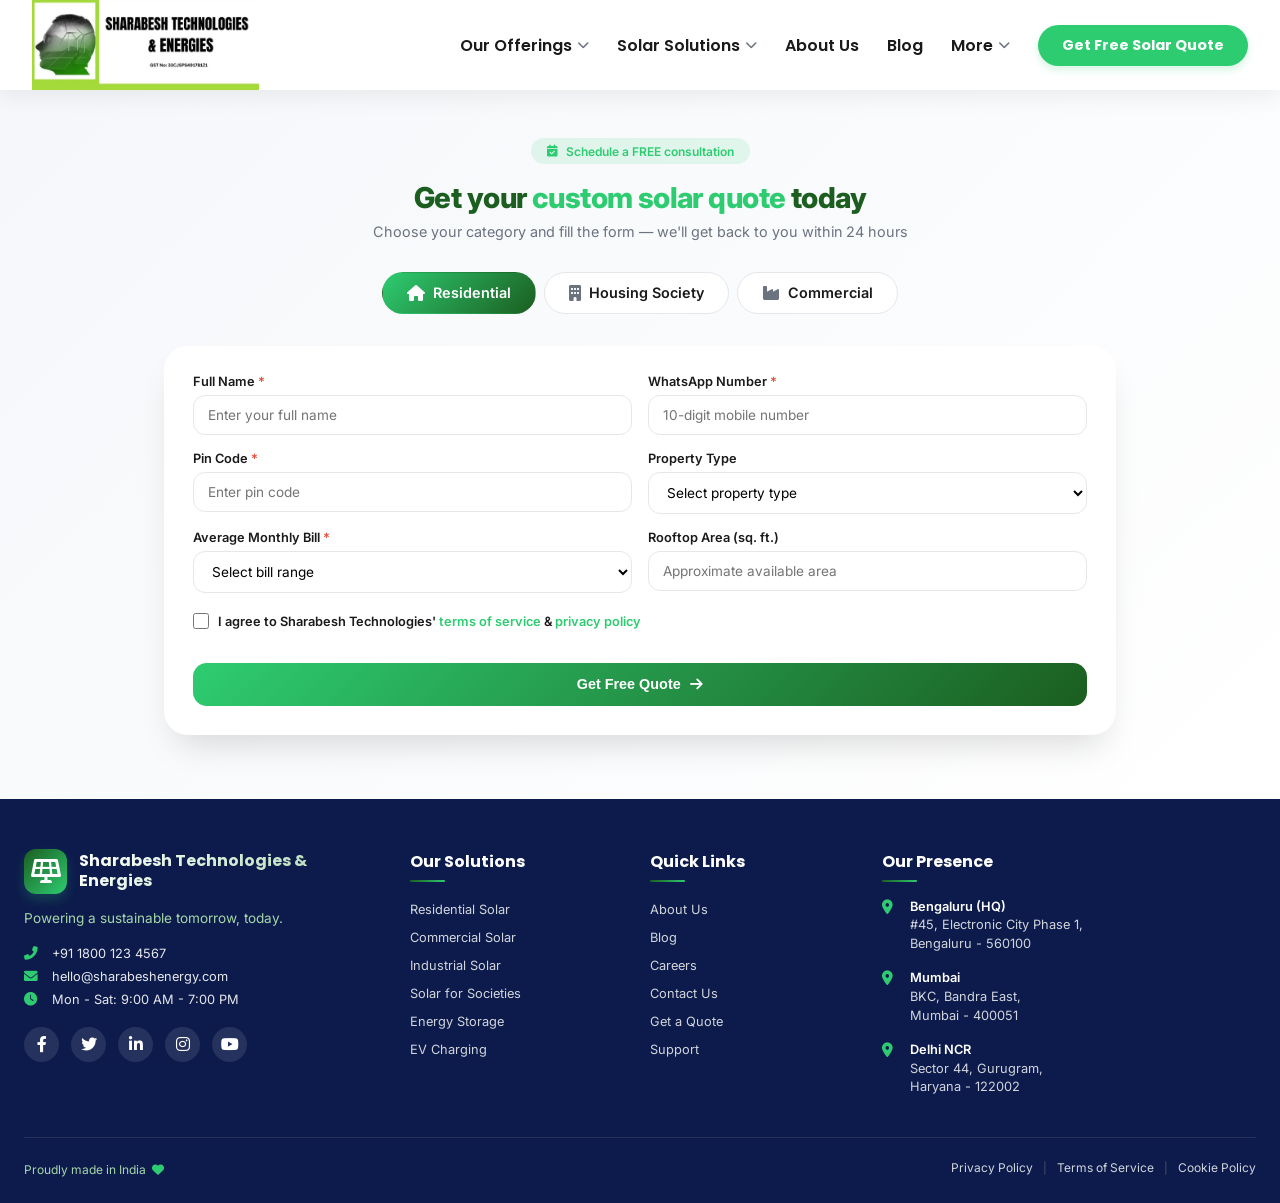
<file: contact.html>
<!DOCTYPE html>
<html lang="en">
<head>
    <meta charset="UTF-8">
    <meta name="viewport" content="width=device-width, initial-scale=1.0, viewport-fit=cover">
    <title>Sharabesh Technologies & Energies | Premium Navbar</title>
    <!-- Google Fonts -->
    <link href="https://fonts.googleapis.com/css2?family=Inter:opsz,wght@14..32,300;14..32,400;14..32,500;14..32,600;14..32,700;14..32,800&family=Poppins:wght@400;500;600;700;800&display=swap" rel="stylesheet">
    <!-- Font Awesome 6 -->
    <link rel="stylesheet" href="https://cdnjs.cloudflare.com/ajax/libs/font-awesome/6.0.0-beta3/css/all.min.css">
    <link rel="stylesheet" href="css/navbar.css">
    <link rel="stylesheet" href="css/hero.css">
    <link rel="stylesheet" href="css/solutions.css">
    <link rel="stylesheet" href="css/testimonial.css">
    <link rel="stylesheet" href="css/trusted.css">
    <link rel="stylesheet" href="css/faq.css">
    <link rel="stylesheet" href="css/blog.css">
    <link rel="stylesheet" href="css/about.css">
    <link rel="stylesheet" href="css/footer.css">
    <link rel="stylesheet" href="css/homepagecss/homehero.css">
    <link rel="stylesheet" href="css/homepagecss/homecontact.css">
    <link rel="stylesheet" href="css/homepagecss/whychoose.css">
    <link rel="stylesheet" href="css/homepagecss/process.css">
   
</head>
<body>

<!-- STICKY NAVIGATION BAR with actual logo image -->
<nav class="navbar">
    <div class="nav-container">
        <!-- Left: Logo image (actual SVG data URI - solar/leaf icon) -->
        <div class="logo-area">
            <div class="logo-image">
                <img class="logo-img" src="imagess/client logo.jpeg" alt="Sharabesh Technologies Logo">
                <!-- <span class="logo-text-small">Sharabesh</span> -->
            </div>
        </div>

        <!-- Hamburger button (mobile only) -->
        <button class="hamburger" id="hamburgerBtn" aria-label="Menu">
            <i class="fas fa-bars"></i>
        </button>

      <!-- Desktop + Mobile Menu -->
        <ul class="nav-menu" id="navMenu">
            <li class="nav-item">
                <a href="#" class="nav-link">Our Offerings <i class="fas fa-chevron-down"></i></a>
                <div class="dropdown-menu">
                    <a href="home.html">Home</a>
                    <a href="commercial.html">Commercial</a>
                    <a href="housingsociety.html">House Society</a>
                  
                </div>
            </li>
            <li class="nav-item">
                <a href="#" class="nav-link">Solar Solutions <i class="fas fa-chevron-down"></i></a>
                <div class="dropdown-menu">
                    <a href="ongridsolarsystem.html">On Grid Solar System</a>
                    <a href="offgridSolarsystem.html">Off Grid Solar System</a>
                    
                </div>
            </li>
            <li class="nav-item">
                <a href="#" class="nav-link">About Us</a>
            </li>
            <li class="nav-item">
                <a href="blog.html" class="nav-link">Blog</a>
            </li>
            <li class="nav-item">
                <a href="#" class="nav-link">More <i class="fas fa-chevron-down"></i></a>
                <div class="dropdown-menu">
                    <a href="solarcalculator.html">Solar Calculator</a>
                    <a href="solarpro.html">Solar Pro</a>
                </div>
            </li>
            <li class="nav-cta">
                <a href="contact.html" class="cta-primary">Get Free Solar Quote</a>
            </li>
        </ul>
    </div>
</nav>

<!-- Overlay for mobile menu -->
<div id="menuOverlay" class="menu-overlay"></div>


<!-- Tabbed Consultation Section | Sharabesh Technologies & Energies -->
<!-- Three Tabs: Residential | Housing Society | Commercial -->
<section class="sharabesh-tabbed-consultation">
    <div class="sharabesh-tabbed-container">
        
        <!-- Section Header -->
        <div class="tabbed-header">
            <div class="header-badge">
                <i class="fas fa-calendar-check"></i> Schedule a FREE consultation
            </div>
            <h2 class="tabbed-main-title">
                Get your <span class="highlight-green">custom solar quote</span> today
            </h2>
            <p class="tabbed-subtitle">Choose your category and fill the form — we'll get back to you within 24 hours</p>
        </div>

        <!-- Tabs Navigation -->
        <div class="tabs-navigation">
            <button class="tab-btn active" data-tab="residential">
                <i class="fas fa-home"></i> Residential
            </button>
            <button class="tab-btn" data-tab="housing">
                <i class="fas fa-building"></i> Housing Society
            </button>
            <button class="tab-btn" data-tab="commercial">
                <i class="fas fa-industry"></i> Commercial
            </button>
        </div>

        <!-- Tab Content: Residential -->
        <div class="tab-content-wrapper active" id="tab-residential">
            <div class="tab-form-card">
                <form class="consultation-tab-form" data-type="residential">
                    <div class="form-row-2">
                        <div class="form-field">
                            <label>Full Name <span class="required">*</span></label>
                            <input type="text" class="res-name" placeholder="Enter your full name" required>
                        </div>
                        <div class="form-field">
                            <label>WhatsApp Number <span class="required">*</span></label>
                            <input type="tel" class="res-mobile" placeholder="10-digit mobile number" required>
                        </div>
                    </div>
                    <div class="form-row-2">
                        <div class="form-field">
                            <label>Pin Code <span class="required">*</span></label>
                            <input type="text" class="res-pincode" placeholder="Enter pin code" required>
                        </div>
                        <div class="form-field">
                            <label>Property Type</label>
                            <select class="res-property">
                                <option value="">Select property type</option>
                                <option>Individual House</option>
                                <option>Apartment/Flat</option>
                                <option>Villa</option>
                                <option>Row House</option>
                            </select>
                        </div>
                    </div>
                    <div class="form-row-2">
                        <div class="form-field">
                            <label>Average Monthly Bill <span class="required">*</span></label>
                            <select class="res-bill" required>
                                <option value="">Select bill range</option>
                                <option>Less than ₹1,500</option>
                                <option>₹1,500 - ₹2,500</option>
                                <option>₹2,500 - ₹4,000</option>
                                <option>₹4,000 - ₹8,000</option>
                                <option>More than ₹8,000</option>
                            </select>
                        </div>
                        <div class="form-field">
                            <label>Rooftop Area (sq. ft.)</label>
                            <input type="text" class="res-area" placeholder="Approximate available area">
                        </div>
                    </div>
                    <div class="form-field checkbox-field">
                        <label class="checkbox-label">
                            <input type="checkbox" class="res-terms" required>
                            <span>I agree to Sharabesh Technologies' <a href="#">terms of service</a> & <a href="#">privacy policy</a></span>
                        </label>
                    </div>
                    <button type="submit" class="submit-tab-btn">
                        Get Free Quote <i class="fas fa-arrow-right"></i>
                    </button>
                </form>
            </div>
        </div>

        <!-- Tab Content: Housing Society -->
        <div class="tab-content-wrapper" id="tab-housing">
            <div class="tab-form-card">
                <form class="consultation-tab-form" data-type="housing">
                    <div class="form-row-2">
                        <div class="form-field">
                            <label>Society/Association Name <span class="required">*</span></label>
                            <input type="text" class="housing-name" placeholder="Enter society name" required>
                        </div>
                        <div class="form-field">
                            <label>Contact Person <span class="required">*</span></label>
                            <input type="text" class="housing-person" placeholder="Full name" required>
                        </div>
                    </div>
                    <div class="form-row-2">
                        <div class="form-field">
                            <label>WhatsApp Number <span class="required">*</span></label>
                            <input type="tel" class="housing-mobile" placeholder="10-digit mobile number" required>
                        </div>
                        <div class="form-field">
                            <label>Pin Code <span class="required">*</span></label>
                            <input type="text" class="housing-pincode" placeholder="Enter pin code" required>
                        </div>
                    </div>
                    <div class="form-row-2">
                        <div class="form-field">
                            <label>Number of Flats/Units</label>
                            <select class="housing-units">
                                <option value="">Select range</option>
                                <option>Less than 50</option>
                                <option>50 - 100</option>
                                <option>100 - 200</option>
                                <option>200 - 500</option>
                                <option>500+</option>
                            </select>
                        </div>
                        <div class="form-field">
                            <label>Common Area Monthly Bill <span class="required">*</span></label>
                            <select class="housing-bill" required>
                                <option value="">Select bill range</option>
                                <option>Less than ₹5,000</option>
                                <option>₹5,000 - ₹15,000</option>
                                <option>₹15,000 - ₹30,000</option>
                                <option>₹30,000 - ₹60,000</option>
                                <option>More than ₹60,000</option>
                            </select>
                        </div>
                    </div>
                    <div class="form-row-2">
                        <div class="form-field">
                            <label>Available Rooftop Area (sq. ft.)</label>
                            <input type="text" class="housing-area" placeholder="Approximate area">
                        </div>
                        <div class="form-field">
                            <label>Preferred Installation Timeline</label>
                            <select class="housing-timeline">
                                <option value="">Select</option>
                                <option>Immediately</option>
                                <option>Within 1 month</option>
                                <option>Within 3 months</option>
                                <option>Planning stage</option>
                            </select>
                        </div>
                    </div>
                    <div class="form-field checkbox-field">
                        <label class="checkbox-label">
                            <input type="checkbox" class="housing-terms" required>
                            <span>I agree to Sharabesh Technologies' <a href="#">terms of service</a> & <a href="#">privacy policy</a></span>
                        </label>
                    </div>
                    <button type="submit" class="submit-tab-btn">
                        Get Free Quote <i class="fas fa-arrow-right"></i>
                    </button>
                </form>
            </div>
        </div>

        <!-- Tab Content: Commercial -->
        <div class="tab-content-wrapper" id="tab-commercial">
            <div class="tab-form-card">
                <form class="consultation-tab-form" data-type="commercial">
                    <div class="form-row-2">
                        <div class="form-field">
                            <label>Business/Organization Name <span class="required">*</span></label>
                            <input type="text" class="com-business" placeholder="Enter business name" required>
                        </div>
                        <div class="form-field">
                            <label>Contact Person <span class="required">*</span></label>
                            <input type="text" class="com-person" placeholder="Full name" required>
                        </div>
                    </div>
                    <div class="form-row-2">
                        <div class="form-field">
                            <label>WhatsApp Number <span class="required">*</span></label>
                            <input type="tel" class="com-mobile" placeholder="10-digit mobile number" required>
                        </div>
                        <div class="form-field">
                            <label>Pin Code <span class="required">*</span></label>
                            <input type="text" class="com-pincode" placeholder="Enter pin code" required>
                        </div>
                    </div>
                    <div class="form-row-2">
                        <div class="form-field">
                            <label>Business Type</label>
                            <select class="com-type">
                                <option value="">Select business type</option>
                                <option>Manufacturing</option>
                                <option>Office/IT</option>
                                <option>Retail/Showroom</option>
                                <option>Hotel/Restaurant</option>
                                <option>Hospital</option>
                                <option>Educational Institution</option>
                                <option>Warehouse/Godown</option>
                                <option>Other</option>
                            </select>
                        </div>
                        <div class="form-field">
                            <label>Average Monthly Bill <span class="required">*</span></label>
                            <select class="com-bill" required>
                                <option value="">Select bill range</option>
                                <option>Less than ₹10,000</option>
                                <option>₹10,000 - ₹25,000</option>
                                <option>₹25,000 - ₹50,000</option>
                                <option>₹50,000 - ₹1,00,000</option>
                                <option>₹1,00,000 - ₹2,50,000</option>
                                <option>More than ₹2,50,000</option>
                            </select>
                        </div>
                    </div>
                    <div class="form-row-2">
                        <div class="form-field">
                            <label>Sanctioned Load (kW/kVA)</label>
                            <input type="text" class="com-load" placeholder="Optional">
                        </div>
                        <div class="form-field">
                            <label>Available Rooftop Area (sq. ft.)</label>
                            <input type="text" class="com-area" placeholder="Approximate area">
                        </div>
                    </div>
                    <div class="form-field checkbox-field">
                        <label class="checkbox-label">
                            <input type="checkbox" class="com-terms" required>
                            <span>I agree to Sharabesh Technologies' <a href="#">terms of service</a> & <a href="#">privacy policy</a></span>
                        </label>
                    </div>
                    <button type="submit" class="submit-tab-btn">
                        Get Free Quote <i class="fas fa-arrow-right"></i>
                    </button>
                </form>
            </div>
        </div>

    </div>
</section>

<!-- Styles for Tabbed Consultation Section -->
<style>
    .sharabesh-tabbed-consultation {
        --primary-green: #2ECC71;
        --dark-green: #1B5E20;
        --accent-lime: #A5D6A7;
        --deep-blue: #0D1B4C;
        --white: #FFFFFF;
        --light-grey: #F5F7FA;
        --text-dark: #1A1A1A;
        --text-light: #6B7280;
        --shadow-sm: 0 8px 20px rgba(0, 0, 0, 0.08);
        --shadow-md: 0 20px 35px -12px rgba(0, 0, 0, 0.15);
        --transition: all 0.3s ease;
    }

    .sharabesh-tabbed-consultation {
        width: 100%;
        background: linear-gradient(135deg, var(--light-grey) 0%, #FFFFFF 100%);
        padding: 3rem 0 4rem 0;
        font-family: 'Inter', 'Poppins', sans-serif;
    }

    .sharabesh-tabbed-container {
        max-width: 1000px;
        margin: 0 auto;
        padding: 0 1.5rem;
    }

    /* Header Styles */
    .tabbed-header {
        text-align: center;
        margin-bottom: 2rem;
    }

    .header-badge {
        display: inline-flex;
        align-items: center;
        gap: 0.5rem;
        background: rgba(46, 204, 113, 0.12);
        color: var(--primary-green);
        padding: 0.35rem 1rem;
        border-radius: 40px;
        font-size: 0.75rem;
        font-weight: 600;
        margin-bottom: 1rem;
    }

    .tabbed-main-title {
        font-size: 1.8rem;
        font-weight: 800;
        color: var(--dark-green);
        margin-bottom: 0.5rem;
        letter-spacing: -0.02em;
    }

    .highlight-green {
        color: var(--primary-green);
    }

    .tabbed-subtitle {
        font-size: 0.9rem;
        color: var(--text-light);
    }

    /* Tabs Navigation */
    .tabs-navigation {
        display: flex;
        justify-content: center;
        gap: 0.5rem;
        margin-bottom: 2rem;
        flex-wrap: wrap;
    }

    .tab-btn {
        background: var(--white);
        border: 1.5px solid #E5E7EB;
        padding: 0.7rem 1.5rem;
        border-radius: 50px;
        font-size: 0.9rem;
        font-weight: 600;
        color: var(--text-dark);
        cursor: pointer;
        transition: var(--transition);
        display: flex;
        align-items: center;
        gap: 0.5rem;
        font-family: inherit;
    }

    .tab-btn i {
        font-size: 1rem;
        color: var(--text-light);
    }

    .tab-btn.active {
        background: linear-gradient(135deg, var(--primary-green), var(--dark-green));
        border-color: transparent;
        color: white;
    }

    .tab-btn.active i {
        color: white;
    }

    .tab-btn:hover:not(.active) {
        border-color: var(--primary-green);
        background: rgba(46, 204, 113, 0.05);
    }

    /* Tab Content Wrapper */
    .tab-content-wrapper {
        display: none;
        animation: fadeIn 0.3s ease;
    }

    .tab-content-wrapper.active {
        display: block;
    }

    @keyframes fadeIn {
        from { opacity: 0; transform: translateY(10px); }
        to { opacity: 1; transform: translateY(0); }
    }

    /* Form Card */
    .tab-form-card {
        background: var(--white);
        border-radius: 24px;
        box-shadow: var(--shadow-md);
        padding: 1.8rem;
        transition: var(--transition);
    }

    .tab-form-card:hover {
        transform: translateY(-3px);
    }

    /* Form Layout */
    .consultation-tab-form {
        display: flex;
        flex-direction: column;
        gap: 1rem;
    }

    .form-row-2 {
        display: grid;
        grid-template-columns: 1fr 1fr;
        gap: 1rem;
    }

    .form-field {
        display: flex;
        flex-direction: column;
    }

    .form-field label {
        font-size: 0.8rem;
        font-weight: 600;
        color: var(--text-dark);
        margin-bottom: 0.35rem;
    }

    .required {
        color: #e74c3c;
    }

    .form-field input,
    .form-field select {
        width: 100%;
        padding: 0.7rem 0.9rem;
        border: 1.5px solid #E5E7EB;
        border-radius: 12px;
        font-size: 0.85rem;
        font-family: inherit;
        transition: var(--transition);
        background: var(--white);
    }

    .form-field input:focus,
    .form-field select:focus {
        outline: none;
        border-color: var(--primary-green);
        box-shadow: 0 0 0 3px rgba(46, 204, 113, 0.1);
    }

    .checkbox-field {
        margin: 0.25rem 0;
    }

    .checkbox-label {
        display: flex;
        align-items: center;
        gap: 0.6rem;
        cursor: pointer;
        font-size: 0.75rem;
        color: var(--text-light);
    }

    .checkbox-label input {
        width: 16px;
        height: 16px;
        accent-color: var(--primary-green);
        cursor: pointer;
    }

    .checkbox-label a {
        color: var(--primary-green);
        text-decoration: none;
    }

    .checkbox-label a:hover {
        text-decoration: underline;
    }

    /* Submit Button */
    .submit-tab-btn {
        background: linear-gradient(135deg, var(--primary-green), var(--dark-green));
        color: white;
        border: none;
        padding: 0.85rem;
        border-radius: 14px;
        font-size: 0.9rem;
        font-weight: 700;
        cursor: pointer;
        transition: var(--transition);
        display: flex;
        align-items: center;
        justify-content: center;
        gap: 0.6rem;
        margin-top: 0.5rem;
        width: 100%;
    }

    .submit-tab-btn:hover {
        transform: translateY(-2px);
        box-shadow: var(--shadow-sm);
    }

    /* Success Message */
    .form-success-msg {
        background: #d4edda;
        color: #155724;
        padding: 0.7rem;
        border-radius: 12px;
        margin-bottom: 1rem;
        text-align: center;
        font-size: 0.8rem;
        display: none;
    }

    /* Responsive */
    @media (max-width: 768px) {
        .sharabesh-tabbed-consultation {
            padding: 2rem 0 3rem 0;
        }
        .tabbed-main-title {
            font-size: 1.4rem;
        }
        .tabs-navigation {
            gap: 0.4rem;
        }
        .tab-btn {
            padding: 0.5rem 1rem;
            font-size: 0.75rem;
        }
        .tab-btn i {
            font-size: 0.8rem;
        }
        .tab-form-card {
            padding: 1.2rem;
        }
        .form-row-2 {
            grid-template-columns: 1fr;
            gap: 0.8rem;
        }
        .form-field input,
        .form-field select {
            padding: 0.6rem 0.8rem;
            font-size: 0.8rem;
        }
        .submit-tab-btn {
            padding: 0.7rem;
            font-size: 0.85rem;
        }
    }

    @media (max-width: 480px) {
        .sharabesh-tabbed-container {
            padding: 0 1rem;
        }
        .tabbed-main-title {
            font-size: 1.2rem;
        }
        .tab-btn {
            padding: 0.4rem 0.8rem;
            font-size: 0.7rem;
        }
        .tab-form-card {
            padding: 1rem;
        }
    }
</style>

<!-- Font Awesome & Google Fonts -->
<link rel="stylesheet" href="https://cdnjs.cloudflare.com/ajax/libs/font-awesome/6.0.0-beta3/css/all.min.css">
<link href="https://fonts.googleapis.com/css2?family=Inter:opsz,wght@14..32,300;14..32,400;14..32,500;14..32,600;14..32,700;14..32,800&family=Poppins:wght@400;500;600;700;800&display=swap" rel="stylesheet">

<!-- JavaScript for Tabs + WhatsApp Submission -->
<script>
    (function() {
        // Tab Switching Logic
        const tabBtns = document.querySelectorAll('.tab-btn');
        const tabContents = document.querySelectorAll('.tab-content-wrapper');
        
        tabBtns.forEach(btn => {
            btn.addEventListener('click', () => {
                const tabId = btn.getAttribute('data-tab');
                
                // Update active class on buttons
                tabBtns.forEach(b => b.classList.remove('active'));
                btn.classList.add('active');
                
                // Update active content
                tabContents.forEach(content => content.classList.remove('active'));
                
                if (tabId === 'residential') {
                    document.getElementById('tab-residential').classList.add('active');
                } else if (tabId === 'housing') {
                    document.getElementById('tab-housing').classList.add('active');
                } else if (tabId === 'commercial') {
                    document.getElementById('tab-commercial').classList.add('active');
                }
            });
        });
        
        // Helper function to show success message
        function showSuccessMessage(form, message) {
            let successDiv = form.querySelector('.form-success-msg');
            if (!successDiv) {
                successDiv = document.createElement('div');
                successDiv.className = 'form-success-msg';
                form.insertBefore(successDiv, form.firstChild);
            }
            successDiv.innerHTML = '<i class="fas fa-check-circle"></i> ' + message;
            successDiv.style.display = 'block';
            setTimeout(() => {
                successDiv.style.display = 'none';
            }, 5000);
        }
        
        // WhatsApp Number
        const WHATSAPP_NUMBER = '919789029012';
        
        // Residential Form Submission
        const resForm = document.querySelector('#tab-residential .consultation-tab-form');
        if (resForm) {
            resForm.addEventListener('submit', function(e) {
                e.preventDefault();
                
                const name = this.querySelector('.res-name')?.value.trim() || '';
                const mobile = this.querySelector('.res-mobile')?.value.trim() || '';
                const pincode = this.querySelector('.res-pincode')?.value.trim() || '';
                const propertyType = this.querySelector('.res-property')?.value || '';
                const billRange = this.querySelector('.res-bill')?.value || '';
                const area = this.querySelector('.res-area')?.value.trim() || '';
                const termsChecked = this.querySelector('.res-terms')?.checked || false;
                
                if (!name || !mobile || !pincode || !billRange) {
                    alert('Please fill all required fields (*)');
                    return;
                }
                if (!/^\d{10}$/.test(mobile)) {
                    alert('Please enter a valid 10-digit mobile number');
                    return;
                }
                if (!termsChecked) {
                    alert('Please agree to the terms of service & privacy policy');
                    return;
                }
                
                const message = `🏠 *RESIDENTIAL SOLAR QUERY* - Sharabesh Technologies 🏠%0A%0A*Name:* ${encodeURIComponent(name)}%0A*WhatsApp:* ${mobile}%0A*Pin Code:* ${encodeURIComponent(pincode)}%0A*Property Type:* ${encodeURIComponent(propertyType || 'Not specified')}%0A*Avg Monthly Bill:* ${encodeURIComponent(billRange)}%0A*Rooftop Area:* ${encodeURIComponent(area || 'Not specified')} sq.ft.%0A%0A_Requesting a free residential solar consultation_`;
                
                window.open(`https://wa.me/${WHATSAPP_NUMBER}?text=${message}`, '_blank');
                showSuccessMessage(this, 'Thank you! Redirecting to WhatsApp...');
                this.reset();
            });
        }
        
        // Housing Society Form Submission
        const housingForm = document.querySelector('#tab-housing .consultation-tab-form');
        if (housingForm) {
            housingForm.addEventListener('submit', function(e) {
                e.preventDefault();
                
                const societyName = this.querySelector('.housing-name')?.value.trim() || '';
                const contactPerson = this.querySelector('.housing-person')?.value.trim() || '';
                const mobile = this.querySelector('.housing-mobile')?.value.trim() || '';
                const pincode = this.querySelector('.housing-pincode')?.value.trim() || '';
                const units = this.querySelector('.housing-units')?.value || '';
                const billRange = this.querySelector('.housing-bill')?.value || '';
                const area = this.querySelector('.housing-area')?.value.trim() || '';
                const timeline = this.querySelector('.housing-timeline')?.value || '';
                const termsChecked = this.querySelector('.housing-terms')?.checked || false;
                
                if (!societyName || !contactPerson || !mobile || !pincode || !billRange) {
                    alert('Please fill all required fields (*)');
                    return;
                }
                if (!/^\d{10}$/.test(mobile)) {
                    alert('Please enter a valid 10-digit mobile number');
                    return;
                }
                if (!termsChecked) {
                    alert('Please agree to the terms of service & privacy policy');
                    return;
                }
                
                const message = `🏢 *HOUSING SOCIETY SOLAR QUERY* - Sharabesh Technologies 🏢%0A%0A*Society Name:* ${encodeURIComponent(societyName)}%0A*Contact Person:* ${encodeURIComponent(contactPerson)}%0A*WhatsApp:* ${mobile}%0A*Pin Code:* ${encodeURIComponent(pincode)}%0A*Number of Units:* ${encodeURIComponent(units || 'Not specified')}%0A*Common Area Bill:* ${encodeURIComponent(billRange)}%0A*Rooftop Area:* ${encodeURIComponent(area || 'Not specified')} sq.ft.%0A*Timeline:* ${encodeURIComponent(timeline || 'Not specified')}%0A%0A_Requesting a free housing society solar consultation_`;
                
                window.open(`https://wa.me/${WHATSAPP_NUMBER}?text=${message}`, '_blank');
                showSuccessMessage(this, 'Thank you! Redirecting to WhatsApp...');
                this.reset();
            });
        }
        
        // Commercial Form Submission
        const comForm = document.querySelector('#tab-commercial .consultation-tab-form');
        if (comForm) {
            comForm.addEventListener('submit', function(e) {
                e.preventDefault();
                
                const businessName = this.querySelector('.com-business')?.value.trim() || '';
                const contactPerson = this.querySelector('.com-person')?.value.trim() || '';
                const mobile = this.querySelector('.com-mobile')?.value.trim() || '';
                const pincode = this.querySelector('.com-pincode')?.value.trim() || '';
                const businessType = this.querySelector('.com-type')?.value || '';
                const billRange = this.querySelector('.com-bill')?.value || '';
                const load = this.querySelector('.com-load')?.value.trim() || '';
                const area = this.querySelector('.com-area')?.value.trim() || '';
                const termsChecked = this.querySelector('.com-terms')?.checked || false;
                
                if (!businessName || !contactPerson || !mobile || !pincode || !billRange) {
                    alert('Please fill all required fields (*)');
                    return;
                }
                if (!/^\d{10}$/.test(mobile)) {
                    alert('Please enter a valid 10-digit mobile number');
                    return;
                }
                if (!termsChecked) {
                    alert('Please agree to the terms of service & privacy policy');
                    return;
                }
                
                const message = `🏭 *COMMERCIAL SOLAR QUERY* - Sharabesh Technologies 🏭%0A%0A*Business Name:* ${encodeURIComponent(businessName)}%0A*Contact Person:* ${encodeURIComponent(contactPerson)}%0A*WhatsApp:* ${mobile}%0A*Pin Code:* ${encodeURIComponent(pincode)}%0A*Business Type:* ${encodeURIComponent(businessType || 'Not specified')}%0A*Avg Monthly Bill:* ${encodeURIComponent(billRange)}%0A*Sanctioned Load:* ${encodeURIComponent(load || 'Not specified')}%0A*Rooftop Area:* ${encodeURIComponent(area || 'Not specified')} sq.ft.%0A%0A_Requesting a free commercial solar consultation_`;
                
                window.open(`https://wa.me/${WHATSAPP_NUMBER}?text=${message}`, '_blank');
                showSuccessMessage(this, 'Thank you! Redirecting to WhatsApp...');
                this.reset();
            });
        }
    })();
</script>




<!-- Footer Section - Sharabesh Technologies & Energies -->
<!-- Mobile: 2x2 grid layout for links -->
<footer class="sharabesh-footer">
    <div class="sharabesh-footer__container">
        <!-- Top Section: 3 Columns -->
        <div class="sharabesh-footer__grid">
            <!-- Left Column: Logo, Tagline, Contact, Social -->
            <div class="sharabesh-footer__col">
                <div class="sharabesh-footer__logo">
                    <div class="sharabesh-footer__logo-icon">
                        <i class="fas fa-solar-panel"></i>
                    </div>
                    <span class="sharabesh-footer__logo-text">Sharabesh Technologies & Energies</span>
                </div>
                <p class="sharabesh-footer__tagline">Powering a sustainable tomorrow, today.</p>
                
                <div class="sharabesh-footer__contact">
                    <div class="sharabesh-footer__contact-item">
                        <i class="fas fa-phone-alt"></i>
                        <span>+91 1800 123 4567</span>
                    </div>
                    <div class="sharabesh-footer__contact-item">
                        <i class="fas fa-envelope"></i>
                        <span>hello@sharabeshenergy.com</span>
                    </div>
                    <div class="sharabesh-footer__contact-item">
                        <i class="fas fa-clock"></i>
                        <span>Mon - Sat: 9:00 AM - 7:00 PM</span>
                    </div>
                </div>
                
                <div class="sharabesh-footer__social">
                    <a href="#" class="sharabesh-footer__social-icon"><i class="fab fa-facebook-f"></i></a>
                    <a href="#" class="sharabesh-footer__social-icon"><i class="fab fa-twitter"></i></a>
                    <a href="#" class="sharabesh-footer__social-icon"><i class="fab fa-linkedin-in"></i></a>
                    <a href="#" class="sharabesh-footer__social-icon"><i class="fab fa-instagram"></i></a>
                    <a href="#" class="sharabesh-footer__social-icon"><i class="fab fa-youtube"></i></a>
                </div>
            </div>
            
            <!-- Middle Column: Our Solutions & Quick Links (2x2 on mobile) -->
            <div class="sharabesh-footer__col sharabesh-footer__col--links">
                <div class="sharabesh-footer__links-wrapper">
                    <div class="sharabesh-footer__links-group">
                        <h4 class="sharabesh-footer__heading">Our Solutions</h4>
                        <ul class="sharabesh-footer__links">
                            <li><a href="#">Residential Solar</a></li>
                            <li><a href="#">Commercial Solar</a></li>
                            <li><a href="#">Industrial Solar</a></li>
                            <li><a href="#">Solar for Societies</a></li>
                            <li><a href="#">Energy Storage</a></li>
                            <li><a href="#">EV Charging</a></li>
                        </ul>
                    </div>
                    
                    <div class="sharabesh-footer__links-group">
                        <h4 class="sharabesh-footer__heading">Quick Links</h4>
                        <ul class="sharabesh-footer__links">
                            <li><a href="#">About Us</a></li>
                            <li><a href="#">Blog</a></li>
                            <li><a href="#">Careers</a></li>
                            <li><a href="#">Contact Us</a></li>
                            <li><a href="#">Get a Quote</a></li>
                            <li><a href="#">Support</a></li>
                        </ul>
                    </div>
                </div>
            </div>
            
            <!-- Right Column: Address -->
            <div class="sharabesh-footer__col">
                <h4 class="sharabesh-footer__heading">Our Presence</h4>
                <div class="sharabesh-footer__address">
                    <div class="sharabesh-footer__address-item">
                        <i class="fas fa-map-marker-alt"></i>
                        <div>
                            <strong>Bengaluru (HQ)</strong><br>
                            #45, Electronic City Phase 1,<br>
                            Bengaluru - 560100
                        </div>
                    </div>
                    <div class="sharabesh-footer__address-item">
                        <i class="fas fa-map-marker-alt"></i>
                        <div>
                            <strong>Mumbai</strong><br>
                            BKC, Bandra East,<br>
                            Mumbai - 400051
                        </div>
                    </div>
                    <div class="sharabesh-footer__address-item">
                        <i class="fas fa-map-marker-alt"></i>
                        <div>
                            <strong>Delhi NCR</strong><br>
                            Sector 44, Gurugram,<br>
                            Haryana - 122002
                        </div>
                    </div>
                </div>
            </div>
        </div>
        
        <!-- Bottom Section: Copyright & Legal Links -->
        <div class="sharabesh-footer__bottom">
            <div class="sharabesh-footer__bottom-left">
                <span class="sharabesh-footer__made-in">Proudly made in India <i class="fas fa-heart"></i></span>
            </div>
            <div class="sharabesh-footer__bottom-right">
                <a href="#">Privacy Policy</a>
                <span class="sharabesh-footer__separator">|</span>
                <a href="#">Terms of Service</a>
                <span class="sharabesh-footer__separator">|</span>
                <a href="#">Cookie Policy</a>
            </div>
        </div>
    </div>
</footer>





</body>
<script src="js/navbar.js"></script>
<script src="js/homepagejs/hero.js"></script>
<script src="js/homepagejs/homecontact.js"></script>
<script src="js/testimonial.js"></script>
<script src="js/blog.js"></script>
</html>
</file>
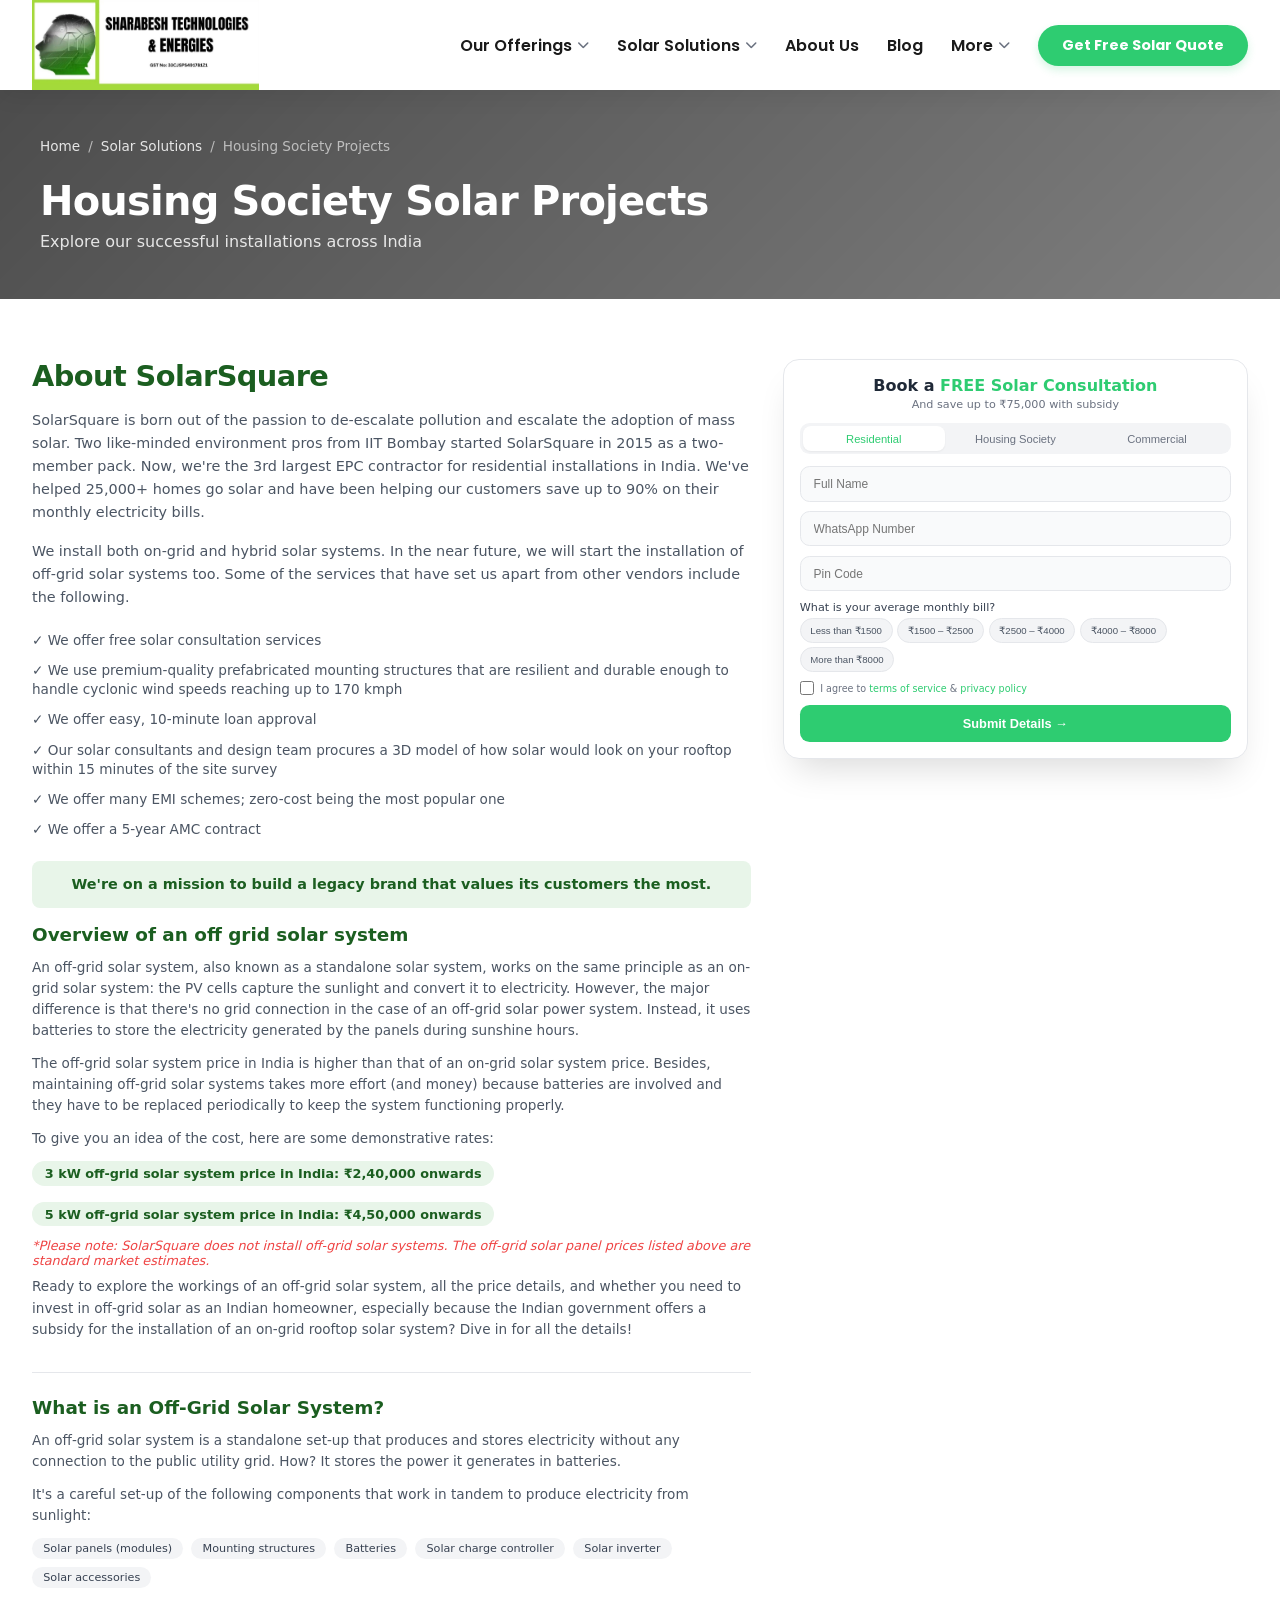
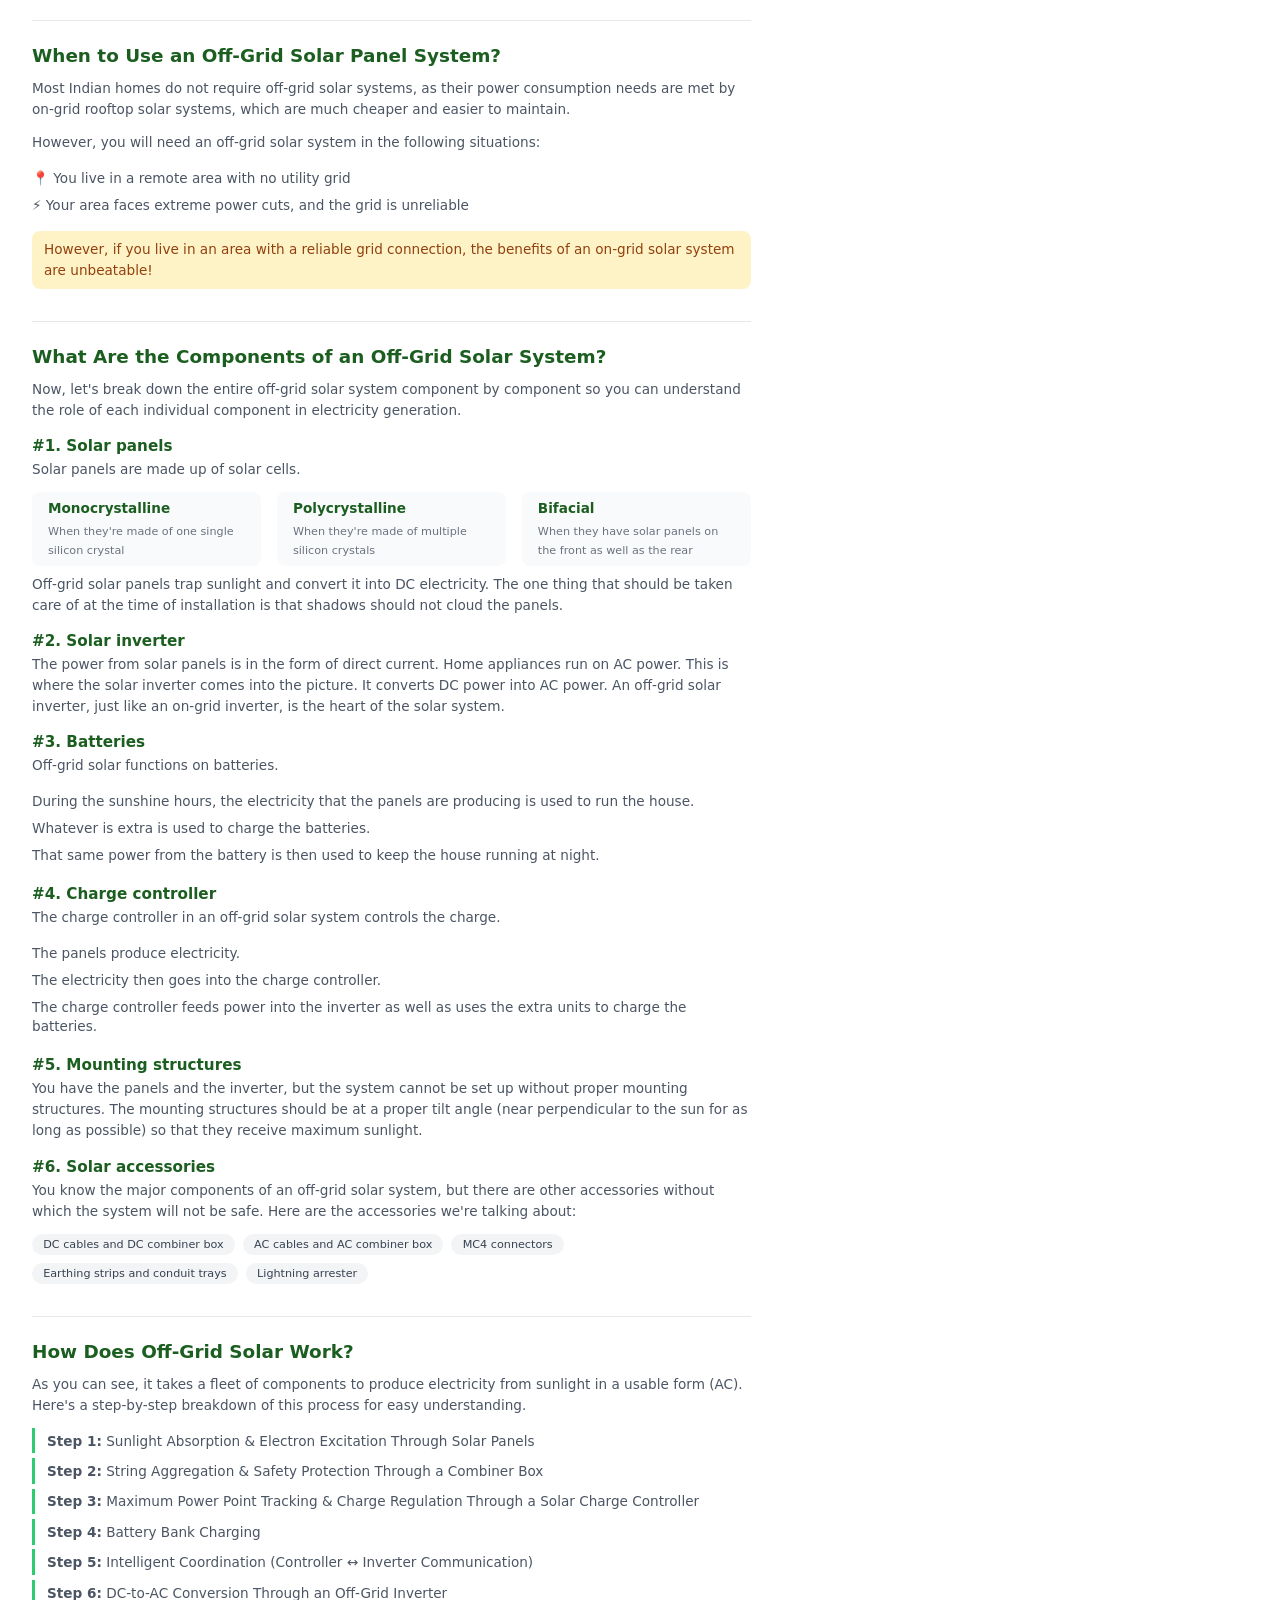
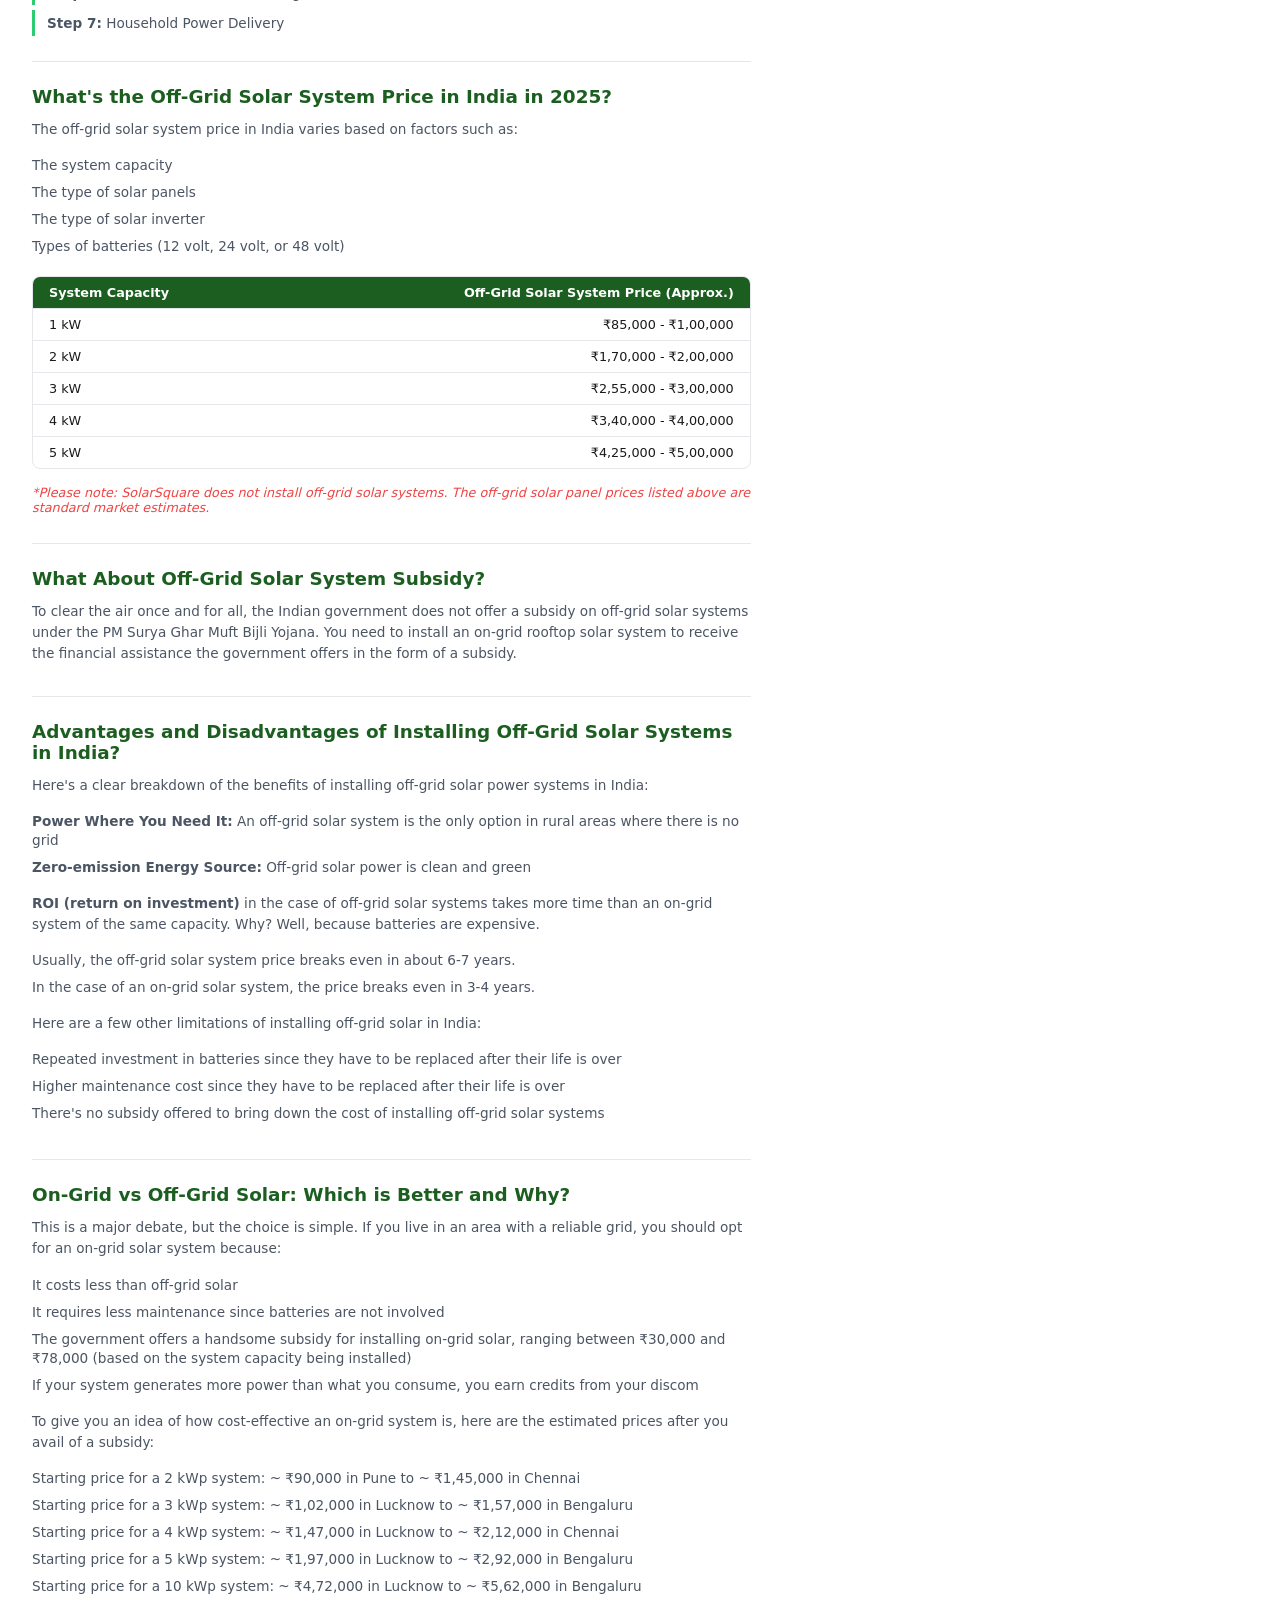
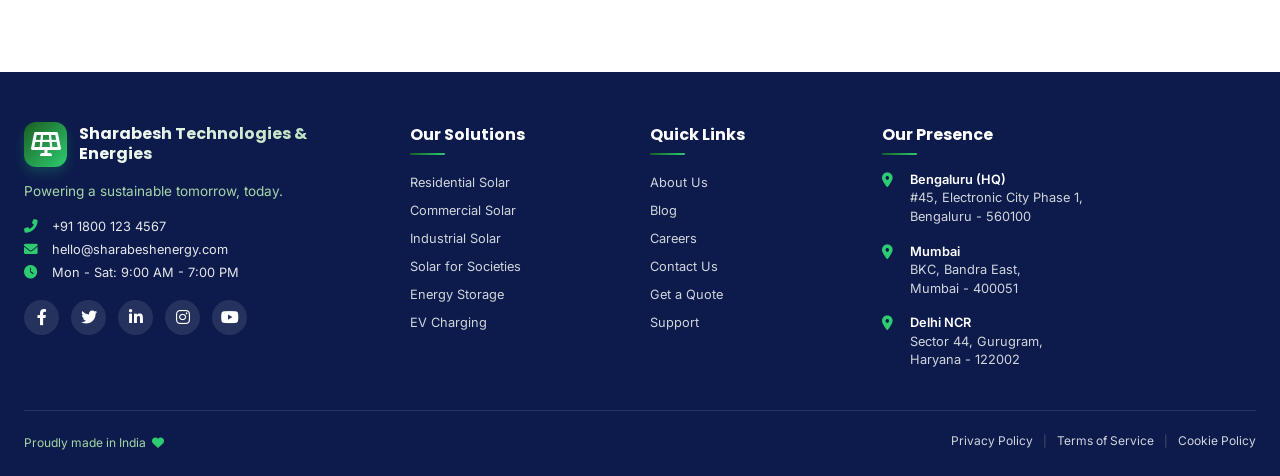
<file: offgridsolarsystem.html>
<!DOCTYPE html>
<html lang="en">
<head>
    <meta charset="UTF-8">
    <meta name="viewport" content="width=device-width, initial-scale=1.0, viewport-fit=cover">
    <title>Sharabesh Technologies & Energies | Premium Navbar</title>
    <!-- Google Fonts -->
    <link href="https://fonts.googleapis.com/css2?family=Inter:opsz,wght@14..32,300;14..32,400;14..32,500;14..32,600;14..32,700;14..32,800&family=Poppins:wght@400;500;600;700;800&display=swap" rel="stylesheet">
    <!-- Font Awesome 6 -->
    <link rel="stylesheet" href="https://cdnjs.cloudflare.com/ajax/libs/font-awesome/6.0.0-beta3/css/all.min.css">
    <link rel="stylesheet" href="css/navbar.css">
    <link rel="stylesheet" href="css/hero.css">
    <link rel="stylesheet" href="css/solutions.css">
    <link rel="stylesheet" href="css/testimonial.css">
    <link rel="stylesheet" href="css/trusted.css">
    <link rel="stylesheet" href="css/faq.css">
    <link rel="stylesheet" href="css/blog.css">
    <link rel="stylesheet" href="css/about.css">
    <link rel="stylesheet" href="css/footer.css">
    <link rel="stylesheet" href="css/homepagecss/homehero.css">
    <link rel="stylesheet" href="css/homepagecss/homecontact.css">
    <link rel="stylesheet" href="css/homepagecss/whychoose.css">
    <link rel="stylesheet" href="css/homepagecss/process.css">
   
</head>
<body>

<!-- STICKY NAVIGATION BAR with actual logo image -->
<nav class="navbar">
    <div class="nav-container">
        <!-- Left: Logo image (actual SVG data URI - solar/leaf icon) -->
        <div class="logo-area">
            <div class="logo-image">
                <img class="logo-img" src="imagess/client logo.jpeg" alt="Sharabesh Technologies Logo">
                <!-- <span class="logo-text-small">Sharabesh</span> -->
            </div>
        </div>

        <!-- Hamburger button (mobile only) -->
        <button class="hamburger" id="hamburgerBtn" aria-label="Menu">
            <i class="fas fa-bars"></i>
        </button>

       <!-- Desktop + Mobile Menu -->
        <ul class="nav-menu" id="navMenu">
            <li class="nav-item">
                <a href="#" class="nav-link">Our Offerings <i class="fas fa-chevron-down"></i></a>
                <div class="dropdown-menu">
                    <a href="home.html">Home</a>
                    <a href="commercial.html">Commercial</a>
                    <a href="housingsociety.html">House Society</a>
                  
                </div>
            </li>
            <li class="nav-item">
                <a href="#" class="nav-link">Solar Solutions <i class="fas fa-chevron-down"></i></a>
                <div class="dropdown-menu">
                    <a href="ongridsolarsystem.html">On Grid Solar System</a>
                    <a href="offgridSolarsystem.html">Off Grid Solar System</a>
                    
                </div>
            </li>
            <li class="nav-item">
                <a href="#" class="nav-link">About Us</a>
            </li>
            <li class="nav-item">
                <a href="blog.html" class="nav-link">Blog</a>
            </li>
            <li class="nav-item">
                <a href="#" class="nav-link">More <i class="fas fa-chevron-down"></i></a>
                <div class="dropdown-menu">
 <a href="solarcalculator.html">Solar Calculator</a>
                    <a href="solarpro.html">Solar Pro</a>
                </div>
            </li>
            <li class="nav-cta">
                <a href="contact.html" class="cta-primary">Get Free Solar Quote</a>
            </li>
        </ul>
    </div>
</nav>

<!-- Overlay for mobile menu -->
<div id="menuOverlay" class="menu-overlay"></div>


<section class="breadcrumbs-hero">
  <div class="breadcrumbs-overlay"></div>
  <div class="breadcrumbs-container">
    <div class="breadcrumbs-content">
      <nav class="breadcrumb-nav" aria-label="breadcrumb">
        <ol class="breadcrumb-list">
          <li class="breadcrumb-item">
            <a href="#" class="breadcrumb-link">Home</a>
          </li>
          <li class="breadcrumb-item">
            <a href="#" class="breadcrumb-link">Solar Solutions</a>
          </li>
          <li class="breadcrumb-item active" aria-current="page">
            Housing Society Projects
          </li>
        </ol>
      </nav>
      
      <div class="page-title-area">
        <h1>Housing Society Solar Projects</h1>
        <p>Explore our successful installations across India</p>
      </div>
    </div>
  </div>
</section>

<style>
  .breadcrumbs-hero {
    position: relative;
    background-image: url('https://placehold.co/1920x300/1e3a8a/ffffff?text=Solar+Panels+Banner');
    background-size: cover;
    background-position: center 30%;
    background-repeat: no-repeat;
    padding: 3rem 2rem;
    font-family: system-ui, -apple-system, 'Segoe UI', Roboto, 'Helvetica Neue', sans-serif;
    overflow: hidden;
  }
  
  /* Dark Overlay for better text readability */
  .breadcrumbs-overlay {
    position: absolute;
    top: 0;
    left: 0;
    right: 0;
    bottom: 0;
    background: linear-gradient(135deg, rgba(0, 0, 0, 0.7) 0%, rgba(0, 0, 0, 0.5) 100%);
    z-index: 1;
  }
  
  .breadcrumbs-container {
    position: relative;
    max-width: 1200px;
    margin: 0 auto;
    z-index: 2;
  }
  
  .breadcrumbs-content {
    display: flex;
    flex-direction: column;
    gap: 1rem;
  }
  
  /* Breadcrumb Navigation */
  .breadcrumb-nav {
    display: flex;
    align-items: center;
  }
  
  .breadcrumb-list {
    display: flex;
    align-items: center;
    flex-wrap: wrap;
    list-style: none;
    padding: 0;
    margin: 0;
    gap: 0.5rem;
  }
  
  .breadcrumb-item {
    display: flex;
    align-items: center;
    font-size: 0.85rem;
  }
  
  .breadcrumb-item:not(:last-child)::after {
    content: "/";
    margin-left: 0.5rem;
    color: rgba(255, 255, 255, 0.6);
    font-weight: 400;
  }
  
  .breadcrumb-link {
    color: rgba(255, 255, 255, 0.85);
    text-decoration: none;
    font-weight: 500;
    transition: all 0.2s ease;
  }
  
  .breadcrumb-link:hover {
    color: #ffffff;
    text-decoration: underline;
  }
  
  .breadcrumb-item.active {
    color: rgba(255, 255, 255, 0.6);
    font-weight: 500;
    pointer-events: none;
  }
  
  /* Page Title Area */
  .page-title-area {
    margin-top: 0.5rem;
  }
  
  .page-title-area h1 {
    font-size: clamp(1.8rem, 5vw, 2.5rem);
    font-weight: 700;
    color: #ffffff;
    margin: 0 0 0.5rem 0;
    letter-spacing: -0.02em;
  }
  
  .page-title-area p {
    font-size: 1rem;
    color: rgba(255, 255, 255, 0.85);
    margin: 0;
    max-width: 600px;
  }
  
  /* Responsive */
  @media (max-width: 768px) {
    .breadcrumbs-hero {
      padding: 2rem 1.25rem;
      background-position: center 40%;
    }
    
    .breadcrumb-item {
      font-size: 0.7rem;
    }
    
    .page-title-area h1 {
      font-size: 1.5rem;
    }
    
    .page-title-area p {
      font-size: 0.85rem;
    }
  }
  
  @media (max-width: 480px) {
    .breadcrumbs-hero {
      padding: 1.5rem 1rem;
    }
    
    .breadcrumb-item {
      font-size: 0.65rem;
    }
    
    .page-title-area h1 {
      font-size: 1.3rem;
    }
    
    .page-title-area p {
      font-size: 0.75rem;
    }
  }
</style>


<section class="about-lead-section">
  <div class="about-container">
    <!-- LEFT SIDE - Content -->
    <div class="about-content">
      <h1 class="about-title">About SolarSquare</h1>
      
      <p class="about-description">
        SolarSquare is born out of the passion to de-escalate pollution and escalate the adoption of mass solar. 
        Two like-minded environment pros from IIT Bombay started SolarSquare in 2015 as a two-member pack. 
        Now, we're the 3rd largest EPC contractor for residential installations in India. We've helped 25,000+ homes 
        go solar and have been helping our customers save up to 90% on their monthly electricity bills.
      </p>
      
      <p class="about-description">
        We install both on-grid and hybrid solar systems. In the near future, we will start the installation of 
        off-grid solar systems too. Some of the services that have set us apart from other vendors include the following.
      </p>
      
      <ul class="about-bullets">
        <li>✓ We offer free solar consultation services</li>
        <li>✓ We use premium-quality prefabricated mounting structures that are resilient and durable enough to handle cyclonic wind speeds reaching up to 170 kmph</li>
        <li>✓ We offer easy, 10-minute loan approval</li>
        <li>✓ Our solar consultants and design team procures a 3D model of how solar would look on your rooftop within 15 minutes of the site survey</li>
        <li>✓ We offer many EMI schemes; zero-cost being the most popular one</li>
        <li>✓ We offer a 5-year AMC contract</li>
      </ul>
      
      <p class="about-description highlight-mission">
        We're on a mission to build a legacy brand that values its customers the most.
      </p>
      
      <!-- Subsection 1: Overview -->
      <div class="subsection">
        <h3 class="subsection-title">Overview of an off grid solar system</h3>
        <p class="subsection-text">
          An off-grid solar system, also known as a standalone solar system, works on the same principle as an on-grid solar system: 
          the PV cells capture the sunlight and convert it to electricity. However, the major difference is that there's no grid 
          connection in the case of an off-grid solar power system. Instead, it uses batteries to store the electricity generated 
          by the panels during sunshine hours.
        </p>
        <p class="subsection-text">
          The off-grid solar system price in India is higher than that of an on-grid solar system price. Besides, maintaining 
          off-grid solar systems takes more effort (and money) because batteries are involved and they have to be replaced 
          periodically to keep the system functioning properly.
        </p>
        <p class="subsection-text">
          To give you an idea of the cost, here are some demonstrative rates:
        </p>
        <div class="price-examples">
          <span class="price-tag">3 kW off-grid solar system price in India: ₹2,40,000 onwards</span>
          <span class="price-tag">5 kW off-grid solar system price in India: ₹4,50,000 onwards</span>
        </div>
        <p class="subsection-note">
          *Please note: SolarSquare does not install off-grid solar systems. The off-grid solar panel prices listed above are standard market estimates.
        </p>
        <p class="subsection-text">
          Ready to explore the workings of an off-grid solar system, all the price details, and whether you need to invest in off-grid solar 
          as an Indian homeowner, especially because the Indian government offers a subsidy for the installation of an on-grid rooftop solar system? 
          Dive in for all the details!
        </p>
      </div>
      
      <!-- Subsection 2: What is Off-Grid -->
      <div class="subsection">
        <h3 class="subsection-title">What is an Off-Grid Solar System?</h3>
        <p class="subsection-text">
          An off-grid solar system is a standalone set-up that produces and stores electricity without any connection to the public utility grid. 
          How? It stores the power it generates in batteries.
        </p>
        <p class="subsection-text">
          It's a careful set-up of the following components that work in tandem to produce electricity from sunlight:
        </p>
        <div class="components-list">
          <span class="component-badge">Solar panels (modules)</span>
          <span class="component-badge">Mounting structures</span>
          <span class="component-badge">Batteries</span>
          <span class="component-badge">Solar charge controller</span>
          <span class="component-badge">Solar inverter</span>
          <span class="component-badge">Solar accessories</span>
        </div>
      </div>
      
      <!-- Subsection 3: When to Use -->
      <div class="subsection">
        <h3 class="subsection-title">When to Use an Off-Grid Solar Panel System?</h3>
        <p class="subsection-text">
          Most Indian homes do not require off-grid solar systems, as their power consumption needs are met by on-grid rooftop solar systems, 
          which are much cheaper and easier to maintain.
        </p>
        <p class="subsection-text">
          However, you will need an off-grid solar system in the following situations:
        </p>
        <ul class="use-cases">
          <li>📍 You live in a remote area with no utility grid</li>
          <li>⚡ Your area faces extreme power cuts, and the grid is unreliable</li>
        </ul>
        <p class="subsection-text highlight-note">
          However, if you live in an area with a reliable grid connection, the benefits of an on-grid solar system are unbeatable!
        </p>
      </div>
      
      <!-- Subsection 4: Components -->
      <div class="subsection">
        <h3 class="subsection-title">What Are the Components of an Off-Grid Solar System?</h3>
        <p class="subsection-text">
          Now, let's break down the entire off-grid solar system component by component so you can understand the role of each individual component in electricity generation.
        </p>
        
        <h4 class="component-heading">#1. Solar panels</h4>
        <p class="subsection-text">Solar panels are made up of solar cells.</p>
        <div class="panel-types">
          <div class="panel-type">
            <strong>Monocrystalline</strong>
            <span>When they're made of one single silicon crystal</span>
          </div>
          <div class="panel-type">
            <strong>Polycrystalline</strong>
            <span>When they're made of multiple silicon crystals</span>
          </div>
          <div class="panel-type">
            <strong>Bifacial</strong>
            <span>When they have solar panels on the front as well as the rear</span>
          </div>
        </div>
        <p class="subsection-text">
          Off-grid solar panels trap sunlight and convert it into DC electricity. The one thing that should be taken care of at the time of 
          installation is that shadows should not cloud the panels.
        </p>
        
        <h4 class="component-heading">#2. Solar inverter</h4>
        <p class="subsection-text">
          The power from solar panels is in the form of direct current. Home appliances run on AC power. This is where the solar inverter 
          comes into the picture. It converts DC power into AC power. An off-grid solar inverter, just like an on-grid inverter, is the 
          heart of the solar system.
        </p>
        
        <h4 class="component-heading">#3. Batteries</h4>
        <p class="subsection-text">Off-grid solar functions on batteries.</p>
        <ul class="simple-list">
          <li>During the sunshine hours, the electricity that the panels are producing is used to run the house.</li>
          <li>Whatever is extra is used to charge the batteries.</li>
          <li>That same power from the battery is then used to keep the house running at night.</li>
        </ul>
        
        <h4 class="component-heading">#4. Charge controller</h4>
        <p class="subsection-text">The charge controller in an off-grid solar system controls the charge.</p>
        <ul class="simple-list">
          <li>The panels produce electricity.</li>
          <li>The electricity then goes into the charge controller.</li>
          <li>The charge controller feeds power into the inverter as well as uses the extra units to charge the batteries.</li>
        </ul>
        
        <h4 class="component-heading">#5. Mounting structures</h4>
        <p class="subsection-text">
          You have the panels and the inverter, but the system cannot be set up without proper mounting structures. The mounting structures 
          should be at a proper tilt angle (near perpendicular to the sun for as long as possible) so that they receive maximum sunlight.
        </p>
        
        <h4 class="component-heading">#6. Solar accessories</h4>
        <p class="subsection-text">
          You know the major components of an off-grid solar system, but there are other accessories without which the system will not be safe. 
          Here are the accessories we're talking about:
        </p>
        <div class="components-list">
          <span class="component-badge">DC cables and DC combiner box</span>
          <span class="component-badge">AC cables and AC combiner box</span>
          <span class="component-badge">MC4 connectors</span>
          <span class="component-badge">Earthing strips and conduit trays</span>
          <span class="component-badge">Lightning arrester</span>
        </div>
      </div>
      
      <!-- Subsection 5: How Does Off-Grid Solar Work -->
      <div class="subsection">
        <h3 class="subsection-title">How Does Off-Grid Solar Work?</h3>
        <p class="subsection-text">
          As you can see, it takes a fleet of components to produce electricity from sunlight in a usable form (AC). 
          Here's a step-by-step breakdown of this process for easy understanding.
        </p>
        
        <div class="step-item">
          <strong>Step 1:</strong> Sunlight Absorption & Electron Excitation Through Solar Panels
        </div>
        <div class="step-item">
          <strong>Step 2:</strong> String Aggregation & Safety Protection Through a Combiner Box
        </div>
        <div class="step-item">
          <strong>Step 3:</strong> Maximum Power Point Tracking & Charge Regulation Through a Solar Charge Controller
        </div>
        <div class="step-item">
          <strong>Step 4:</strong> Battery Bank Charging
        </div>
        <div class="step-item">
          <strong>Step 5:</strong> Intelligent Coordination (Controller ↔ Inverter Communication)
        </div>
        <div class="step-item">
          <strong>Step 6:</strong> DC-to-AC Conversion Through an Off-Grid Inverter
        </div>
        <div class="step-item">
          <strong>Step 7:</strong> Household Power Delivery
        </div>
      </div>
      
      <!-- Subsection 6: Price in India -->
      <div class="subsection">
        <h3 class="subsection-title">What's the Off-Grid Solar System Price in India in 2025?</h3>
        <p class="subsection-text">
          The off-grid solar system price in India varies based on factors such as:
        </p>
        <ul class="simple-list">
          <li>The system capacity</li>
          <li>The type of solar panels</li>
          <li>The type of solar inverter</li>
          <li>Types of batteries (12 volt, 24 volt, or 48 volt)</li>
        </ul>
        
        <div class="price-table">
          <div class="price-row header">
            <span>System Capacity</span>
            <span>Off-Grid Solar System Price (Approx.)</span>
          </div>
          <div class="price-row"><span>1 kW</span><span>₹85,000 - ₹1,00,000</span></div>
          <div class="price-row"><span>2 kW</span><span>₹1,70,000 - ₹2,00,000</span></div>
          <div class="price-row"><span>3 kW</span><span>₹2,55,000 - ₹3,00,000</span></div>
          <div class="price-row"><span>4 kW</span><span>₹3,40,000 - ₹4,00,000</span></div>
          <div class="price-row"><span>5 kW</span><span>₹4,25,000 - ₹5,00,000</span></div>
        </div>
        <p class="subsection-note">
          *Please note: SolarSquare does not install off-grid solar systems. The off-grid solar panel prices listed above are standard market estimates.
        </p>
      </div>
      
      <!-- Subsection 7: Subsidy -->
      <div class="subsection">
        <h3 class="subsection-title">What About Off-Grid Solar System Subsidy?</h3>
        <p class="subsection-text">
          To clear the air once and for all, the Indian government does not offer a subsidy on off-grid solar systems under the 
          PM Surya Ghar Muft Bijli Yojana. You need to install an on-grid rooftop solar system to receive the financial assistance 
          the government offers in the form of a subsidy.
        </p>
      </div>
      
      <!-- Subsection 8: Advantages & Disadvantages -->
      <div class="subsection">
        <h3 class="subsection-title">Advantages and Disadvantages of Installing Off-Grid Solar Systems in India?</h3>
        <p class="subsection-text">Here's a clear breakdown of the benefits of installing off-grid solar power systems in India:</p>
        <ul class="simple-list">
          <li><strong>Power Where You Need It:</strong> An off-grid solar system is the only option in rural areas where there is no grid</li>
          <li><strong>Zero-emission Energy Source:</strong> Off-grid solar power is clean and green</li>
        </ul>
        <p class="subsection-text"><strong>ROI (return on investment)</strong> in the case of off-grid solar systems takes more time than an on-grid system of the same capacity. Why? Well, because batteries are expensive.</p>
        <ul class="simple-list">
          <li>Usually, the off-grid solar system price breaks even in about 6-7 years.</li>
          <li>In the case of an on-grid solar system, the price breaks even in 3-4 years.</li>
        </ul>
        <p class="subsection-text">Here are a few other limitations of installing off-grid solar in India:</p>
        <ul class="simple-list">
          <li>Repeated investment in batteries since they have to be replaced after their life is over</li>
          <li>Higher maintenance cost since they have to be replaced after their life is over</li>
          <li>There's no subsidy offered to bring down the cost of installing off-grid solar systems</li>
        </ul>
      </div>
      
      <!-- Subsection 9: On-Grid vs Off-Grid -->
      <div class="subsection">
        <h3 class="subsection-title">On-Grid vs Off-Grid Solar: Which is Better and Why?</h3>
        <p class="subsection-text">
          This is a major debate, but the choice is simple. If you live in an area with a reliable grid, you should opt for an on-grid solar system because:
        </p>
        <ul class="simple-list">
          <li>It costs less than off-grid solar</li>
          <li>It requires less maintenance since batteries are not involved</li>
          <li>The government offers a handsome subsidy for installing on-grid solar, ranging between ₹30,000 and ₹78,000 (based on the system capacity being installed)</li>
          <li>If your system generates more power than what you consume, you earn credits from your discom</li>
        </ul>
        <p class="subsection-text">
          To give you an idea of how cost-effective an on-grid system is, here are the estimated prices after you avail of a subsidy:
        </p>
        <ul class="simple-list">
          <li>Starting price for a 2 kWp system: ~ ₹90,000 in Pune to ~ ₹1,45,000 in Chennai</li>
          <li>Starting price for a 3 kWp system: ~ ₹1,02,000 in Lucknow to ~ ₹1,57,000 in Bengaluru</li>
          <li>Starting price for a 4 kWp system: ~ ₹1,47,000 in Lucknow to ~ ₹2,12,000 in Chennai</li>
          <li>Starting price for a 5 kWp system: ~ ₹1,97,000 in Lucknow to ~ ₹2,92,000 in Bengaluru</li>
          <li>Starting price for a 10 kWp system: ~ ₹4,72,000 in Lucknow to ~ ₹5,62,000 in Bengaluru</li>
        </ul>
      </div>
    </div>
    
    <!-- RIGHT SIDE - Compact Form Card (Sticky) -->
    <div class="form-card">
      <div class="form-header">
        <h3>Book a <span class="highlight-green">FREE Solar Consultation</span></h3>
        <p>And save up to ₹75,000 with subsidy</p>
      </div>
      
      <div class="form-tabs">
        <button class="tab-btn active" data-tab="residential">Residential</button>
        <button class="tab-btn" data-tab="society">Housing Society</button>
        <button class="tab-btn" data-tab="commercial">Commercial</button>
      </div>
      
      <form class="lead-form" id="leadForm">
        <!-- Common Fields for all tabs -->
        <div class="form-group">
          <input type="text" id="fullName" placeholder="Full Name" required>
        </div>
        
        <div class="form-group">
          <input type="tel" id="whatsappNumber" placeholder="WhatsApp Number" required>
        </div>
        
        <div class="form-group">
          <input type="text" id="pinCode" placeholder="Pin Code" required>
        </div>
        
        <!-- Residential Fields (Default visible) -->
        <div id="residentialFields" class="tab-fields active-fields">
          <div class="form-group">
            <label class="form-label">What is your average monthly bill?</label>
            <div class="bill-options">
              <button type="button" class="bill-btn">Less than ₹1500</button>
              <button type="button" class="bill-btn">₹1500 – ₹2500</button>
              <button type="button" class="bill-btn">₹2500 – ₹4000</button>
              <button type="button" class="bill-btn">₹4000 – ₹8000</button>
              <button type="button" class="bill-btn">More than ₹8000</button>
            </div>
            <input type="hidden" id="selectedBill" name="monthlyBill">
          </div>
        </div>
        
        <!-- Housing Society Fields (Hidden by default) -->
        <div id="societyFields" class="tab-fields">
          <div class="form-group">
            <input type="text" placeholder="Society Name" id="societyName">
          </div>
          <div class="form-group">
            <input type="text" placeholder="Number of Flats / Units" id="totalFlats">
          </div>
          <div class="form-group">
            <label class="form-label">Current Monthly Common Area Bill</label>
            <div class="bill-options-society">
              <button type="button" class="society-bill-btn">Less than ₹10,000</button>
              <button type="button" class="society-bill-btn">₹10,000 – ₹25,000</button>
              <button type="button" class="society-bill-btn">₹25,000 – ₹50,000</button>
              <button type="button" class="society-bill-btn">₹50,000 – ₹1,00,000</button>
              <button type="button" class="society-bill-btn">More than ₹1,00,000</button>
            </div>
            <input type="hidden" id="selectedSocietyBill" name="societyBill">
          </div>
        </div>
        
        <!-- Commercial Fields (Hidden by default) -->
        <div id="commercialFields" class="tab-fields">
          <div class="form-group">
            <input type="text" placeholder="Business / Organization Name" id="businessName">
          </div>
          <div class="form-group">
            <input type="text" placeholder="Type of Business" id="businessType">
          </div>
          <div class="form-group">
            <label class="form-label">Average Monthly Electricity Bill</label>
            <div class="bill-options-commercial">
              <button type="button" class="commercial-bill-btn">Less than ₹25,000</button>
              <button type="button" class="commercial-bill-btn">₹25,000 – ₹50,000</button>
              <button type="button" class="commercial-bill-btn">₹50,000 – ₹1,00,000</button>
              <button type="button" class="commercial-bill-btn">₹1,00,000 – ₹2,50,000</button>
              <button type="button" class="commercial-bill-btn">More than ₹2,50,000</button>
            </div>
            <input type="hidden" id="selectedCommercialBill" name="commercialBill">
          </div>
          <div class="form-group">
            <input type="text" placeholder="Connected Load (kW / HP)" id="connectedLoad">
          </div>
        </div>
        
        <div class="checkbox-group">
          <label class="checkbox-label">
            <input type="checkbox" required>
            <span>I agree to <a href="#">terms of service</a> & <a href="#">privacy policy</a></span>
          </label>
        </div>
        
        <button type="submit" class="submit-btn">Submit Details →</button>
      </form>
    </div>
  </div>
</section>

<style>
  .about-lead-section {
    background: #ffffff;
    padding: 60px 2rem;
    font-family: system-ui, -apple-system, 'Segoe UI', Roboto, 'Helvetica Neue', sans-serif;
  }
  
  .about-container {
    max-width: 1400px;
    margin: 0 auto;
    display: flex;
    gap: 2rem;
    align-items: flex-start;
  }
  
  /* LEFT SIDE */
  .about-content {
    flex: 1.5;
  }
  
  .about-title {
    font-size: 1.8rem;
    font-weight: 700;
    color: #1B5E20;
    margin: 0 0 1rem 0;
    letter-spacing: -0.02em;
  }
  
  .about-description {
    font-size: 0.9rem;
    line-height: 1.6;
    color: #4b5563;
    margin-bottom: 1rem;
  }
  
  .highlight-mission {
    font-weight: 600;
    color: #1B5E20;
    margin: 1rem 0;
    padding: 0.75rem;
    background: #e8f5e9;
    border-radius: 0.5rem;
    text-align: center;
  }
  
  .about-bullets {
    list-style: none;
    padding: 0;
    margin: 1rem 0;
  }
  
  .about-bullets li {
    font-size: 0.85rem;
    color: #4b5563;
    padding: 0.35rem 0;
    line-height: 1.4;
  }
  
  /* Subsections */
  .subsection {
    margin-bottom: 1.5rem;
    padding-bottom: 1.25rem;
    border-bottom: 1px solid #e5e7eb;
  }
  
  .subsection:last-child {
    border-bottom: none;
    margin-bottom: 0;
    padding-bottom: 0;
  }
  
  .subsection-title {
    font-size: 1.15rem;
    font-weight: 700;
    color: #1B5E20;
    margin: 0 0 0.75rem 0;
  }
  
  .subsection-text {
    font-size: 0.85rem;
    line-height: 1.55;
    color: #4b5563;
    margin: 0 0 0.75rem 0;
  }
  
  .subsection-note {
    font-size: 0.8rem;
    color: #ef4444;
    font-style: italic;
    margin: 0.5rem 0;
  }
  
  .highlight-note {
    background: #fef3c7;
    padding: 0.5rem 0.75rem;
    border-radius: 0.5rem;
    color: #92400e;
  }
  
  .component-heading {
    font-size: 0.95rem;
    font-weight: 700;
    color: #1B5E20;
    margin: 1rem 0 0.25rem 0;
  }
  
  .price-examples {
    display: flex;
    gap: 1rem;
    flex-wrap: wrap;
    margin: 0.75rem 0;
  }
  
  .price-tag {
    background: #e8f5e9;
    color: #1B5E20;
    font-size: 0.8rem;
    font-weight: 600;
    padding: 0.3rem 0.8rem;
    border-radius: 50px;
  }
  
  .components-list {
    display: flex;
    flex-wrap: wrap;
    gap: 0.5rem;
    margin: 0.75rem 0;
  }
  
  .component-badge {
    background: #f3f4f6;
    color: #374151;
    font-size: 0.7rem;
    padding: 0.25rem 0.7rem;
    border-radius: 50px;
  }
  
  .use-cases, .simple-list {
    list-style: none;
    padding: 0;
    margin: 0.5rem 0 0.75rem 0;
  }
  
  .use-cases li, .simple-list li {
    font-size: 0.85rem;
    color: #4b5563;
    padding: 0.25rem 0;
    line-height: 1.4;
  }
  
  .panel-types {
    display: flex;
    gap: 1rem;
    flex-wrap: wrap;
    margin: 0.5rem 0;
  }
  
  .panel-type {
    background: #f9fafb;
    padding: 0.5rem 1rem;
    border-radius: 0.5rem;
    flex: 1;
    min-width: 120px;
  }
  
  .panel-type strong {
    display: block;
    font-size: 0.85rem;
    color: #1B5E20;
    margin-bottom: 0.2rem;
  }
  
  .panel-type span {
    font-size: 0.7rem;
    color: #6b7280;
  }
  
  .step-item {
    font-size: 0.85rem;
    color: #4b5563;
    padding: 0.3rem 0;
    border-left: 3px solid #2ECC71;
    padding-left: 0.75rem;
    margin: 0.3rem 0;
  }
  
  .price-table {
    margin: 1rem 0;
    border: 1px solid #e5e7eb;
    border-radius: 0.5rem;
    overflow: hidden;
  }
  
  .price-row {
    display: flex;
    justify-content: space-between;
    padding: 0.5rem 1rem;
    border-bottom: 1px solid #e5e7eb;
    font-size: 0.8rem;
  }
  
  .price-row:last-child {
    border-bottom: none;
  }
  
  .price-row.header {
    background: #1B5E20;
    color: white;
    font-weight: 600;
  }
  
  /* RIGHT SIDE - Compact Sticky Form */
  .form-card {
    flex: 0.9;
    background: white;
    border-radius: 1rem;
    padding: 1rem;
    box-shadow: 0 20px 35px -12px rgba(0, 0, 0, 0.15);
    border: 1px solid #e5e7eb;
    position: sticky;
    top: 20px;
    max-height: 90vh;
    overflow-y: auto;
  }
  
  .form-card::-webkit-scrollbar {
    width: 4px;
  }
  
  .form-card::-webkit-scrollbar-track {
    background: #f1f1f1;
    border-radius: 10px;
  }
  
  .form-card::-webkit-scrollbar-thumb {
    background: #2ECC71;
    border-radius: 10px;
  }
  
  .form-header {
    text-align: center;
    margin-bottom: 0.75rem;
  }
  
  .form-header h3 {
    font-size: 1rem;
    font-weight: 700;
    color: #1f2937;
    margin: 0 0 0.2rem 0;
  }
  
  .highlight-green {
    color: #2ECC71;
  }
  
  .form-header p {
    font-size: 0.7rem;
    color: #6b7280;
    margin: 0;
  }
  
  .form-tabs {
    display: flex;
    background: #f3f4f6;
    border-radius: 0.6rem;
    padding: 0.2rem;
    margin-bottom: 0.75rem;
  }
  
  .tab-btn {
    flex: 1;
    background: transparent;
    border: none;
    padding: 0.4rem 0.3rem;
    font-size: 0.7rem;
    font-weight: 500;
    color: #6b7280;
    cursor: pointer;
    border-radius: 0.5rem;
    transition: all 0.2s ease;
  }
  
  .tab-btn.active {
    background: white;
    color: #2ECC71;
    box-shadow: 0 1px 2px rgba(0, 0, 0, 0.05);
  }
  
  .form-group {
    margin-bottom: 0.6rem;
  }
  
  .form-group input {
    width: 100%;
    padding: 0.6rem 0.8rem;
    border: 1px solid #e5e7eb;
    border-radius: 0.6rem;
    font-size: 0.75rem;
    transition: all 0.2s ease;
    background: #f9fafb;
  }
  
  .form-group input:focus {
    outline: none;
    border-color: #2ECC71;
    background: white;
    box-shadow: 0 0 0 2px rgba(46, 204, 113, 0.1);
  }
  
  .form-label {
    display: block;
    font-size: 0.7rem;
    font-weight: 500;
    color: #374151;
    margin-bottom: 0.3rem;
  }
  
  /* Tab Fields */
  .tab-fields {
    display: none;
  }
  
  .tab-fields.active-fields {
    display: block;
  }
  
  /* Bill Options */
  .bill-options, .bill-options-society, .bill-options-commercial {
    display: flex;
    flex-wrap: wrap;
    gap: 0.3rem;
  }
  
  .bill-btn, .society-bill-btn, .commercial-bill-btn {
    background: #f3f4f6;
    border: 1px solid #e5e7eb;
    padding: 0.35rem 0.6rem;
    font-size: 0.6rem;
    font-weight: 500;
    color: #4b5563;
    border-radius: 1.5rem;
    cursor: pointer;
    transition: all 0.2s ease;
  }
  
  .bill-btn.selected, .society-bill-btn.selected, .commercial-bill-btn.selected {
    background: #2ECC71;
    border-color: #2ECC71;
    color: white;
  }
  
  .checkbox-group {
    margin: 0.6rem 0;
  }
  
  .checkbox-label {
    display: flex;
    align-items: center;
    gap: 0.4rem;
    font-size: 0.6rem;
    color: #6b7280;
    cursor: pointer;
  }
  
  .checkbox-label input {
    width: 14px;
    height: 14px;
    cursor: pointer;
    accent-color: #2ECC71;
  }
  
  .checkbox-label a {
    color: #2ECC71;
    text-decoration: none;
  }
  
  .submit-btn {
    width: 100%;
    background: #2ECC71;
    color: white;
    border: none;
    padding: 0.7rem;
    font-size: 0.8rem;
    font-weight: 700;
    border-radius: 0.6rem;
    cursor: pointer;
    transition: all 0.3s ease;
  }
  
  .submit-btn:hover {
    background: #1B5E20;
    transform: translateY(-1px);
  }
  
  /* Responsive */
  @media (max-width: 1024px) {
    .about-container {
      gap: 1.5rem;
    }
    
    .form-card {
      flex: 1;
    }
  }
  
  @media (max-width: 900px) {
    .about-container {
      flex-direction: column;
    }
    
    .form-card {
      position: static;
      width: 100%;
      max-width: 450px;
      margin: 0 auto;
    }
    
    .about-lead-section {
      padding: 40px 1.5rem;
    }
  }
  
  @media (max-width: 600px) {
    .about-lead-section {
      padding: 30px 1rem;
    }
    
    .about-title {
      font-size: 1.3rem;
    }
    
    .subsection-title {
      font-size: 1rem;
    }
    
    .price-examples {
      flex-direction: column;
      gap: 0.5rem;
    }
    
    .price-tag {
      text-align: center;
    }
    
    .panel-types {
      flex-direction: column;
    }
    
    .price-row {
      flex-direction: column;
      text-align: center;
    }
  }
</style>

<script>
  // Tab switching with dynamic fields
  const tabBtns = document.querySelectorAll('.tab-btn');
  const residentialFields = document.getElementById('residentialFields');
  const societyFields = document.getElementById('societyFields');
  const commercialFields = document.getElementById('commercialFields');
  
  // Function to switch tabs
  function switchTab(tabType) {
    // Hide all tab fields
    residentialFields.classList.remove('active-fields');
    societyFields.classList.remove('active-fields');
    commercialFields.classList.remove('active-fields');
    
    // Show selected tab fields
    if (tabType === 'residential') {
      residentialFields.classList.add('active-fields');
      // Make residential fields required
      document.getElementById('selectedBill').required = true;
      document.getElementById('societyName').required = false;
      document.getElementById('totalFlats').required = false;
      document.getElementById('businessName').required = false;
      document.getElementById('businessType').required = false;
      document.getElementById('connectedLoad').required = false;
    } else if (tabType === 'society') {
      societyFields.classList.add('active-fields');
      document.getElementById('selectedBill').required = false;
      document.getElementById('societyName').required = true;
      document.getElementById('totalFlats').required = true;
      document.getElementById('businessName').required = false;
      document.getElementById('businessType').required = false;
      document.getElementById('connectedLoad').required = false;
    } else if (tabType === 'commercial') {
      commercialFields.classList.add('active-fields');
      document.getElementById('selectedBill').required = false;
      document.getElementById('societyName').required = false;
      document.getElementById('totalFlats').required = false;
      document.getElementById('businessName').required = true;
      document.getElementById('businessType').required = true;
      document.getElementById('connectedLoad').required = true;
    }
  }
  
  // Tab click handlers
  tabBtns.forEach(btn => {
    btn.addEventListener('click', function() {
      tabBtns.forEach(b => b.classList.remove('active'));
      this.classList.add('active');
      
      const tabType = this.getAttribute('data-tab');
      switchTab(tabType);
    });
  });
  
  // Bill option selection for Residential
  const billBtns = document.querySelectorAll('.bill-btn');
  const selectedBillInput = document.getElementById('selectedBill');
  
  billBtns.forEach(btn => {
    btn.addEventListener('click', function() {
      billBtns.forEach(b => b.classList.remove('selected'));
      this.classList.add('selected');
      selectedBillInput.value = this.textContent;
    });
  });
  
  // Bill option selection for Society
  const societyBillBtns = document.querySelectorAll('.society-bill-btn');
  const selectedSocietyBillInput = document.getElementById('selectedSocietyBill');
  
  societyBillBtns.forEach(btn => {
    btn.addEventListener('click', function() {
      societyBillBtns.forEach(b => b.classList.remove('selected'));
      this.classList.add('selected');
      selectedSocietyBillInput.value = this.textContent;
    });
  });
  
  // Bill option selection for Commercial
  const commercialBillBtns = document.querySelectorAll('.commercial-bill-btn');
  const selectedCommercialBillInput = document.getElementById('selectedCommercialBill');
  
  commercialBillBtns.forEach(btn => {
    btn.addEventListener('click', function() {
      commercialBillBtns.forEach(b => b.classList.remove('selected'));
      this.classList.add('selected');
      selectedCommercialBillInput.value = this.textContent;
    });
  });
  
  // Get active tab
  function getActiveTab() {
    const activeBtn = document.querySelector('.tab-btn.active');
    return activeBtn ? activeBtn.getAttribute('data-tab') : 'residential';
  }
  
  // Build WhatsApp message
  function buildWhatsAppMessage() {
    const fullName = document.getElementById('fullName').value;
    const whatsappNumber = document.getElementById('whatsappNumber').value;
    const pinCode = document.getElementById('pinCode').value;
    const activeTab = getActiveTab();
    
    let message = `🌞 *Solar Consultation Request* 🌞\n\n`;
    message += `*Name:* ${fullName}\n`;
    message += `*WhatsApp:* ${whatsappNumber}\n`;
    message += `*Pin Code:* ${pinCode}\n`;
    message += `*Category:* ${activeTab.toUpperCase()}\n\n`;
    
    if (activeTab === 'residential') {
      const monthlyBill = selectedBillInput.value || 'Not specified';
      message += `*Monthly Bill:* ${monthlyBill}\n`;
    } else if (activeTab === 'society') {
      const societyName = document.getElementById('societyName').value;
      const totalFlats = document.getElementById('totalFlats').value;
      const societyBill = selectedSocietyBillInput.value || 'Not specified';
      message += `*Society Name:* ${societyName}\n`;
      message += `*Total Flats:* ${totalFlats}\n`;
      message += `*Common Area Bill:* ${societyBill}\n`;
    } else if (activeTab === 'commercial') {
      const businessName = document.getElementById('businessName').value;
      const businessType = document.getElementById('businessType').value;
      const commercialBill = selectedCommercialBillInput.value || 'Not specified';
      const connectedLoad = document.getElementById('connectedLoad').value;
      message += `*Business Name:* ${businessName}\n`;
      message += `*Business Type:* ${businessType}\n`;
      message += `*Monthly Bill:* ${commercialBill}\n`;
      message += `*Connected Load:* ${connectedLoad}\n`;
    }
    
    message += `\n_Request submitted via website form_`;
    return encodeURIComponent(message);
  }
  
  // Form submission - WhatsApp redirect
  const form = document.getElementById('leadForm');
  if (form) {
    form.addEventListener('submit', function(e) {
      e.preventDefault();
      
      // Validate required fields
      const fullName = document.getElementById('fullName').value;
      const whatsappNumber = document.getElementById('whatsappNumber').value;
      const pinCode = document.getElementById('pinCode').value;
      const termsCheckbox = document.querySelector('.checkbox-group input[type="checkbox"]');
      
      if (!fullName || !whatsappNumber || !pinCode) {
        alert('Please fill in all required fields.');
        return;
      }
      
      if (!termsCheckbox.checked) {
        alert('Please agree to the terms of service & privacy policy.');
        return;
      }
      
      const activeTab = getActiveTab();
      
      if (activeTab === 'residential' && !selectedBillInput.value) {
        alert('Please select your average monthly bill.');
        return;
      }
      
      if (activeTab === 'society') {
        const societyName = document.getElementById('societyName').value;
        const totalFlats = document.getElementById('totalFlats').value;
        if (!societyName || !totalFlats) {
          alert('Please fill in Society Name and Number of Flats.');
          return;
        }
        if (!selectedSocietyBillInput.value) {
          alert('Please select your current monthly common area bill.');
          return;
        }
      }
      
      if (activeTab === 'commercial') {
        const businessName = document.getElementById('businessName').value;
        const businessType = document.getElementById('businessType').value;
        const connectedLoad = document.getElementById('connectedLoad').value;
        if (!businessName || !businessType || !connectedLoad) {
          alert('Please fill in Business Name, Business Type, and Connected Load.');
          return;
        }
        if (!selectedCommercialBillInput.value) {
          alert('Please select your average monthly electricity bill.');
          return;
        }
      }
      
      // Build and redirect to WhatsApp
      const message = buildWhatsAppMessage();
      const whatsappURL = `https://wa.me/919789029012?text=${message}`;
      window.open(whatsappURL, '_blank');
      
      // Reset form
      form.reset();
      billBtns.forEach(b => b.classList.remove('selected'));
      societyBillBtns.forEach(b => b.classList.remove('selected'));
      commercialBillBtns.forEach(b => b.classList.remove('selected'));
      selectedBillInput.value = '';
      selectedSocietyBillInput.value = '';
      selectedCommercialBillInput.value = '';
      
      // Reset to residential tab
      tabBtns.forEach(b => b.classList.remove('active'));
      tabBtns[0].classList.add('active');
      switchTab('residential');
    });
  }
</script>



<footer class="sharabesh-footer">
    <div class="sharabesh-footer__container">
        <!-- Top Section: 3 Columns -->
        <div class="sharabesh-footer__grid">
            <!-- Left Column: Logo, Tagline, Contact, Social -->
            <div class="sharabesh-footer__col">
                <div class="sharabesh-footer__logo">
                    <div class="sharabesh-footer__logo-icon">
                        <i class="fas fa-solar-panel"></i>
                    </div>
                    <span class="sharabesh-footer__logo-text">Sharabesh Technologies & Energies</span>
                </div>
                <p class="sharabesh-footer__tagline">Powering a sustainable tomorrow, today.</p>
                
                <div class="sharabesh-footer__contact">
                    <div class="sharabesh-footer__contact-item">
                        <i class="fas fa-phone-alt"></i>
                        <span>+91 1800 123 4567</span>
                    </div>
                    <div class="sharabesh-footer__contact-item">
                        <i class="fas fa-envelope"></i>
                        <span>hello@sharabeshenergy.com</span>
                    </div>
                    <div class="sharabesh-footer__contact-item">
                        <i class="fas fa-clock"></i>
                        <span>Mon - Sat: 9:00 AM - 7:00 PM</span>
                    </div>
                </div>
                
                <div class="sharabesh-footer__social">
                    <a href="#" class="sharabesh-footer__social-icon"><i class="fab fa-facebook-f"></i></a>
                    <a href="#" class="sharabesh-footer__social-icon"><i class="fab fa-twitter"></i></a>
                    <a href="#" class="sharabesh-footer__social-icon"><i class="fab fa-linkedin-in"></i></a>
                    <a href="#" class="sharabesh-footer__social-icon"><i class="fab fa-instagram"></i></a>
                    <a href="#" class="sharabesh-footer__social-icon"><i class="fab fa-youtube"></i></a>
                </div>
            </div>
            
            <!-- Middle Column: Our Solutions & Quick Links (2x2 on mobile) -->
            <div class="sharabesh-footer__col sharabesh-footer__col--links">
                <div class="sharabesh-footer__links-wrapper">
                    <div class="sharabesh-footer__links-group">
                        <h4 class="sharabesh-footer__heading">Our Solutions</h4>
                        <ul class="sharabesh-footer__links">
                            <li><a href="#">Residential Solar</a></li>
                            <li><a href="#">Commercial Solar</a></li>
                            <li><a href="#">Industrial Solar</a></li>
                            <li><a href="#">Solar for Societies</a></li>
                            <li><a href="#">Energy Storage</a></li>
                            <li><a href="#">EV Charging</a></li>
                        </ul>
                    </div>
                    
                    <div class="sharabesh-footer__links-group">
                        <h4 class="sharabesh-footer__heading">Quick Links</h4>
                        <ul class="sharabesh-footer__links">
                            <li><a href="#">About Us</a></li>
                            <li><a href="#">Blog</a></li>
                            <li><a href="#">Careers</a></li>
                            <li><a href="#">Contact Us</a></li>
                            <li><a href="#">Get a Quote</a></li>
                            <li><a href="#">Support</a></li>
                        </ul>
                    </div>
                </div>
            </div>
            
            <!-- Right Column: Address -->
            <div class="sharabesh-footer__col">
                <h4 class="sharabesh-footer__heading">Our Presence</h4>
                <div class="sharabesh-footer__address">
                    <div class="sharabesh-footer__address-item">
                        <i class="fas fa-map-marker-alt"></i>
                        <div>
                            <strong>Bengaluru (HQ)</strong><br>
                            #45, Electronic City Phase 1,<br>
                            Bengaluru - 560100
                        </div>
                    </div>
                    <div class="sharabesh-footer__address-item">
                        <i class="fas fa-map-marker-alt"></i>
                        <div>
                            <strong>Mumbai</strong><br>
                            BKC, Bandra East,<br>
                            Mumbai - 400051
                        </div>
                    </div>
                    <div class="sharabesh-footer__address-item">
                        <i class="fas fa-map-marker-alt"></i>
                        <div>
                            <strong>Delhi NCR</strong><br>
                            Sector 44, Gurugram,<br>
                            Haryana - 122002
                        </div>
                    </div>
                </div>
            </div>
        </div>
        
        <!-- Bottom Section: Copyright & Legal Links -->
        <div class="sharabesh-footer__bottom">
            <div class="sharabesh-footer__bottom-left">
                <span class="sharabesh-footer__made-in">Proudly made in India <i class="fas fa-heart"></i></span>
            </div>
            <div class="sharabesh-footer__bottom-right">
                <a href="#">Privacy Policy</a>
                <span class="sharabesh-footer__separator">|</span>
                <a href="#">Terms of Service</a>
                <span class="sharabesh-footer__separator">|</span>
                <a href="#">Cookie Policy</a>
            </div>
        </div>
    </div>
</footer>



</body>
<script src="js/navbar.js"></script>
<script src="js/homepagejs/hero.js"></script>
<script src="js/homepagejs/homecontact.js"></script>
<script src="js/testimonial.js"></script>
<script src="js/blog.js"></script>
</html>
</file>
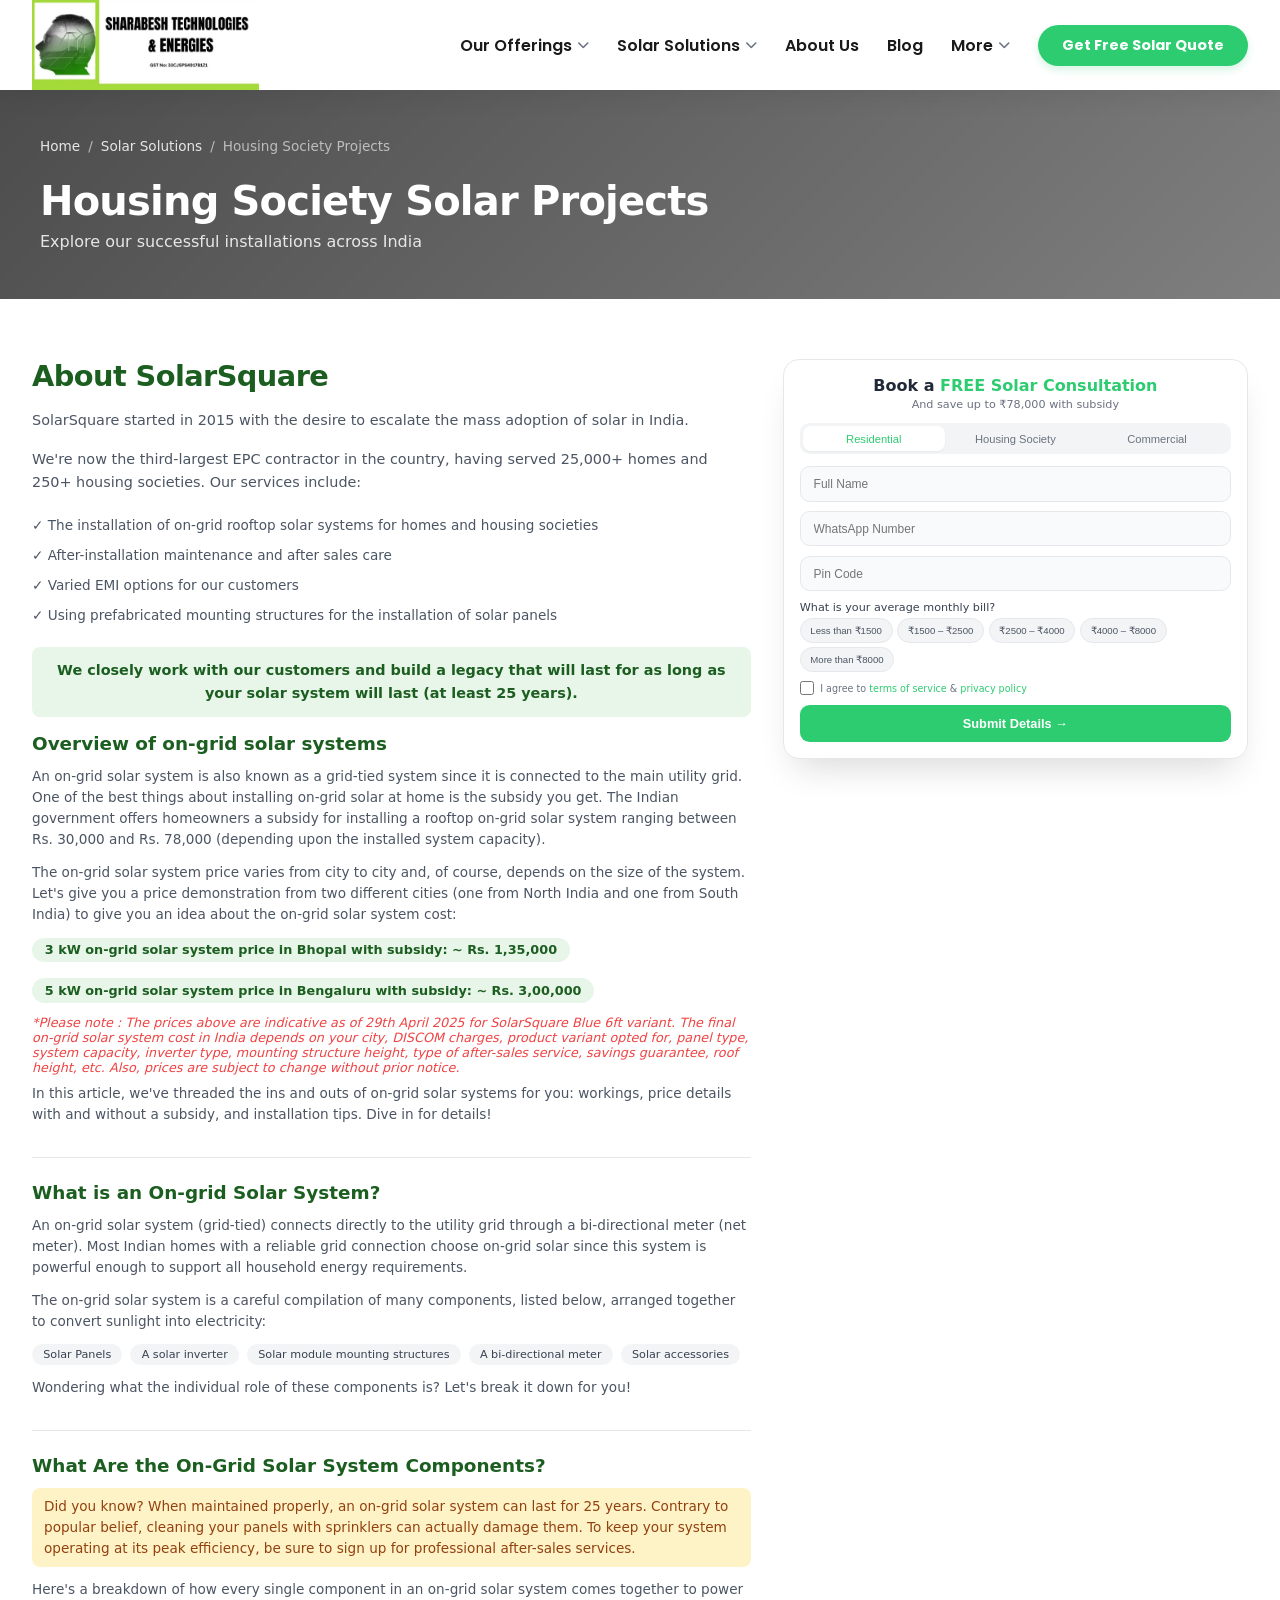
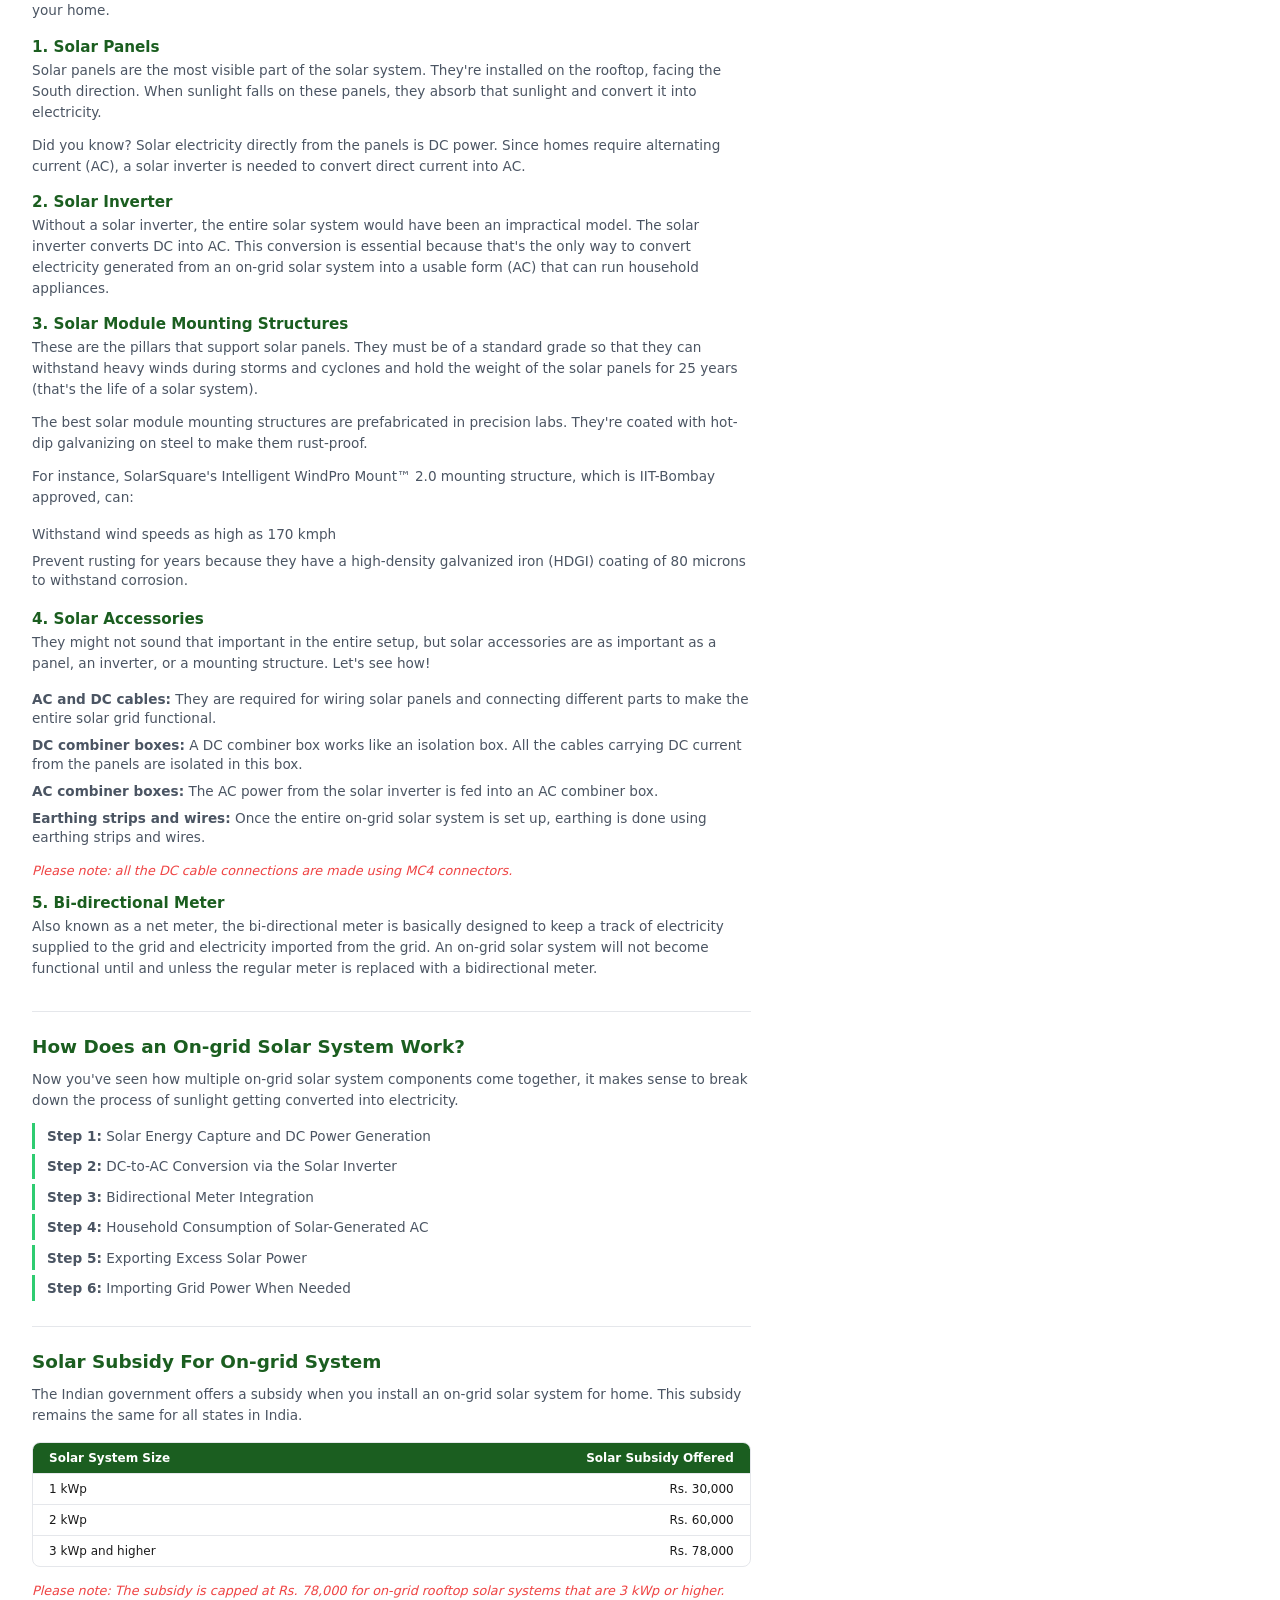
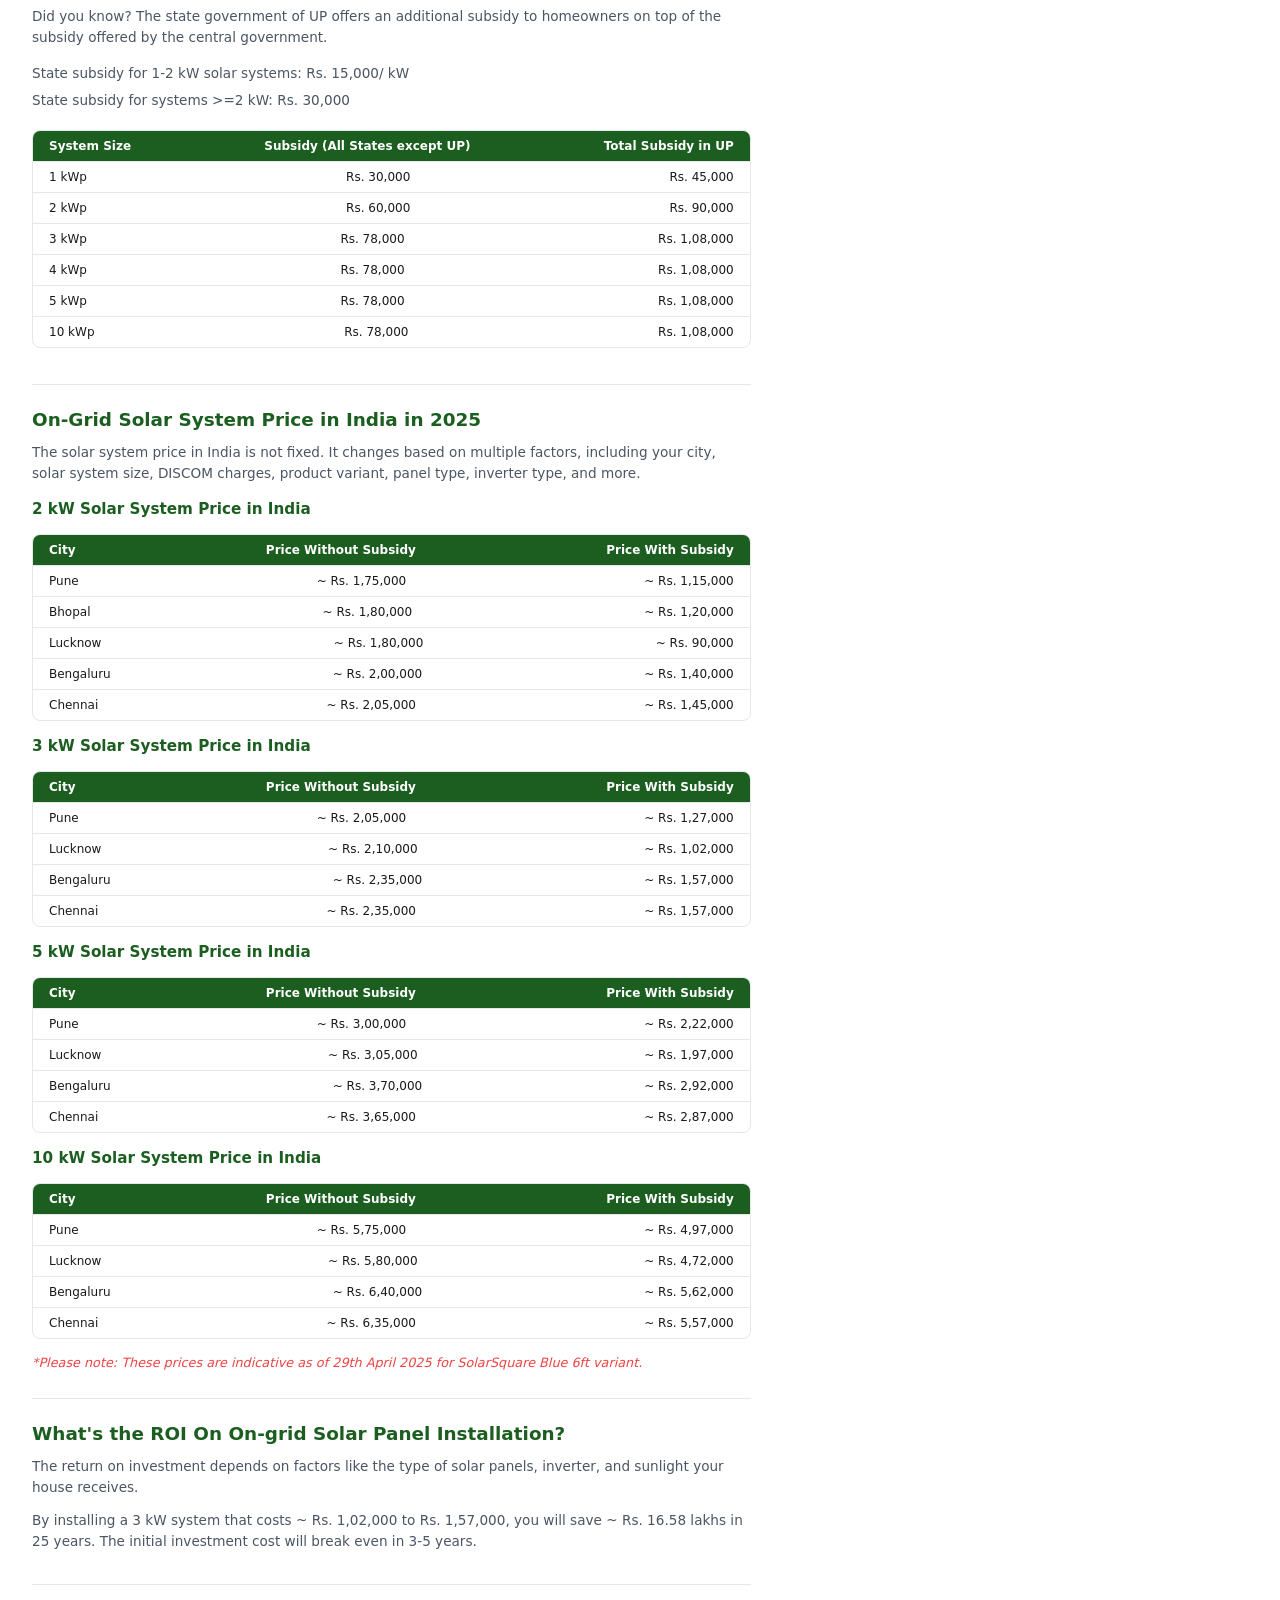
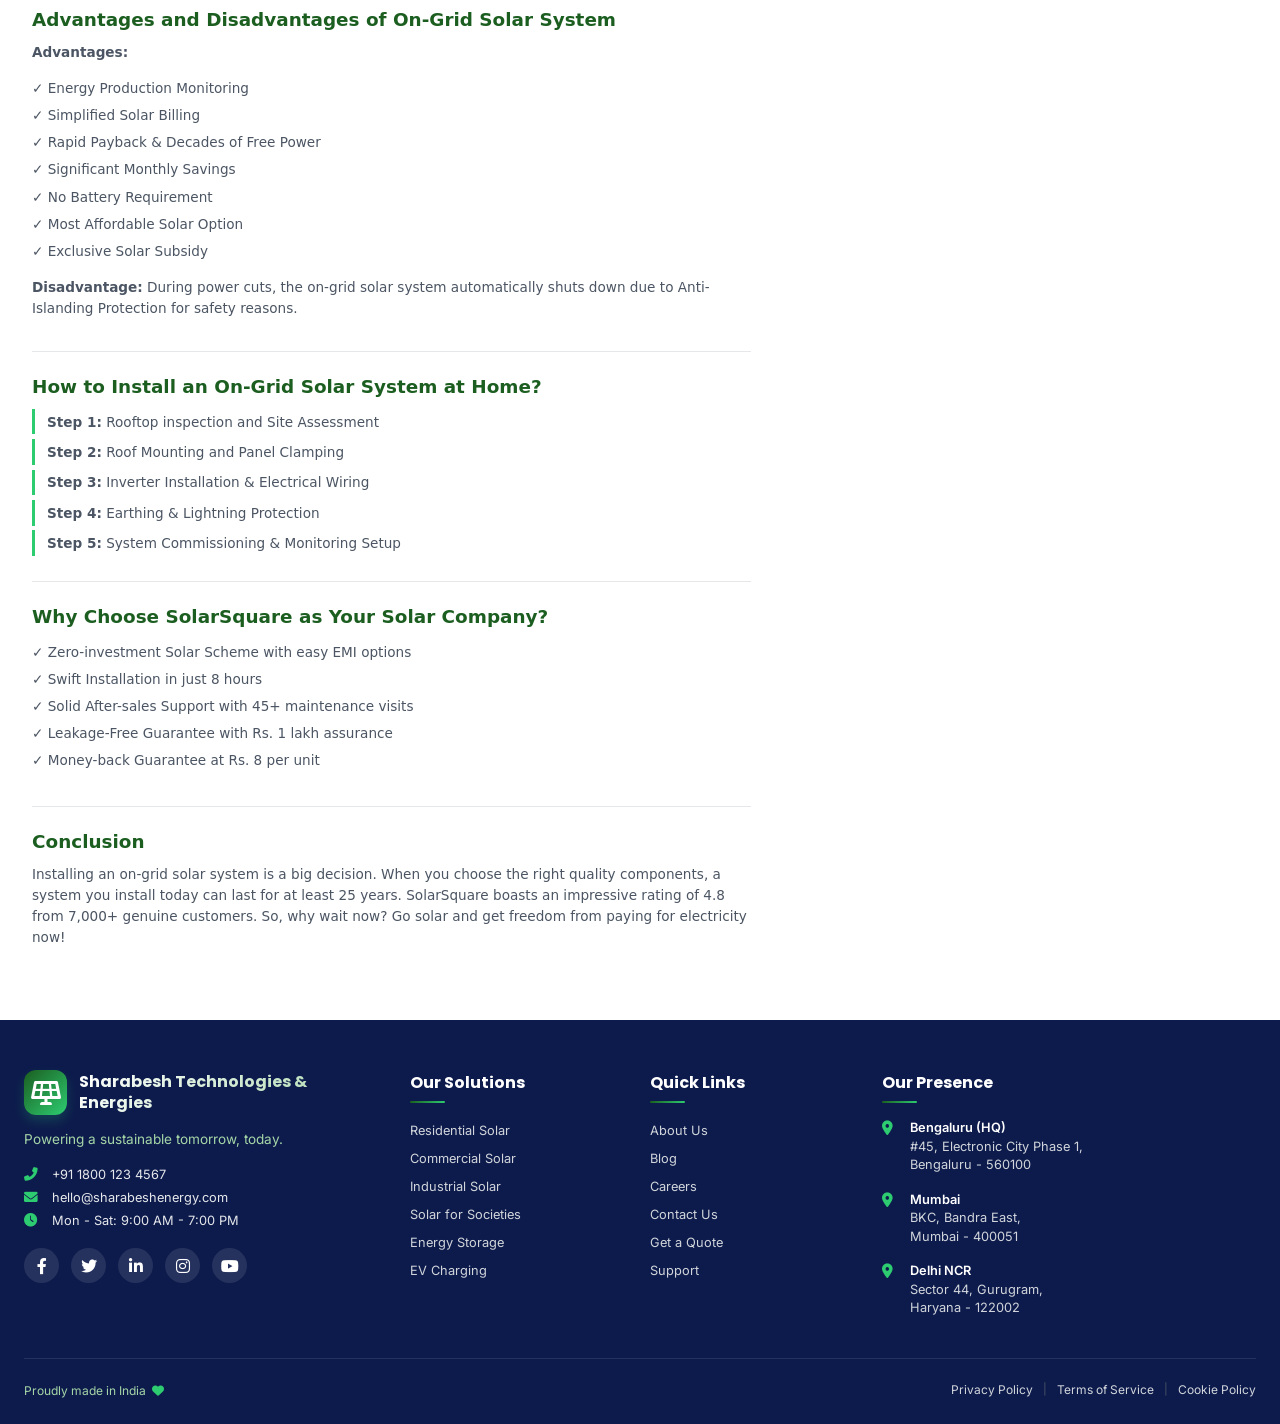
<file: ongridsolarsystem.html>
<!DOCTYPE html>
<html lang="en">
<head>
    <meta charset="UTF-8">
    <meta name="viewport" content="width=device-width, initial-scale=1.0, viewport-fit=cover">
    <title>Sharabesh Technologies & Energies | Premium Navbar</title>
    <!-- Google Fonts -->
    <link href="https://fonts.googleapis.com/css2?family=Inter:opsz,wght@14..32,300;14..32,400;14..32,500;14..32,600;14..32,700;14..32,800&family=Poppins:wght@400;500;600;700;800&display=swap" rel="stylesheet">
    <!-- Font Awesome 6 -->
    <link rel="stylesheet" href="https://cdnjs.cloudflare.com/ajax/libs/font-awesome/6.0.0-beta3/css/all.min.css">
    <link rel="stylesheet" href="css/navbar.css">
    <link rel="stylesheet" href="css/hero.css">
    <link rel="stylesheet" href="css/solutions.css">
    <link rel="stylesheet" href="css/testimonial.css">
    <link rel="stylesheet" href="css/trusted.css">
    <link rel="stylesheet" href="css/faq.css">
    <link rel="stylesheet" href="css/blog.css">
    <link rel="stylesheet" href="css/about.css">
    <link rel="stylesheet" href="css/footer.css">
    <link rel="stylesheet" href="css/homepagecss/homehero.css">
    <link rel="stylesheet" href="css/homepagecss/homecontact.css">
    <link rel="stylesheet" href="css/homepagecss/whychoose.css">
    <link rel="stylesheet" href="css/homepagecss/process.css">
   
</head>
<body>

<!-- STICKY NAVIGATION BAR with actual logo image -->
<nav class="navbar">
    <div class="nav-container">
        <!-- Left: Logo image (actual SVG data URI - solar/leaf icon) -->
        <div class="logo-area">
            <div class="logo-image">
                <img class="logo-img" src="imagess/client logo.jpeg" alt="Sharabesh Technologies Logo">
                <!-- <span class="logo-text-small">Sharabesh</span> -->
            </div>
        </div>

        <!-- Hamburger button (mobile only) -->
        <button class="hamburger" id="hamburgerBtn" aria-label="Menu">
            <i class="fas fa-bars"></i>
        </button>

        <!-- Desktop + Mobile Menu -->
        <ul class="nav-menu" id="navMenu">
            <li class="nav-item">
                <a href="#" class="nav-link">Our Offerings <i class="fas fa-chevron-down"></i></a>
                <div class="dropdown-menu">
                    <a href="home.html">Home</a>
                    <a href="commercial.html">Commercial</a>
                    <a href="housingsociety.html">House Society</a>
                  
                </div>
            </li>
            <li class="nav-item">
                <a href="#" class="nav-link">Solar Solutions <i class="fas fa-chevron-down"></i></a>
                <div class="dropdown-menu">
                    <a href="ongridsolarsystem.html">On Grid Solar System</a>
                    <a href="offgridSolarsystem.html">Off Grid Solar System</a>
                    
                </div>
            </li>
            <li class="nav-item">
                <a href="#" class="nav-link">About Us</a>
            </li>
            <li class="nav-item">
                <a href="blog.html" class="nav-link">Blog</a>
            </li>
            <li class="nav-item">
                <a href="#" class="nav-link">More <i class="fas fa-chevron-down"></i></a>
                <div class="dropdown-menu">
                   <a href="solarcalculator.html">Solar Calculator</a>
                    <a href="solarpro.html">Solar Pro</a>
                </div>
            </li>
            <li class="nav-cta">
                <a href="contact.html" class="cta-primary">Get Free Solar Quote</a>
            </li>
        </ul>
    </div>
</nav>

<!-- Overlay for mobile menu -->
<div id="menuOverlay" class="menu-overlay"></div>


<section class="breadcrumbs-hero">
  <div class="breadcrumbs-overlay"></div>
  <div class="breadcrumbs-container">
    <div class="breadcrumbs-content">
      <nav class="breadcrumb-nav" aria-label="breadcrumb">
        <ol class="breadcrumb-list">
          <li class="breadcrumb-item">
            <a href="#" class="breadcrumb-link">Home</a>
          </li>
          <li class="breadcrumb-item">
            <a href="#" class="breadcrumb-link">Solar Solutions</a>
          </li>
          <li class="breadcrumb-item active" aria-current="page">
            Housing Society Projects
          </li>
        </ol>
      </nav>
      
      <div class="page-title-area">
        <h1>Housing Society Solar Projects</h1>
        <p>Explore our successful installations across India</p>
      </div>
    </div>
  </div>
</section>

<style>
  .breadcrumbs-hero {
    position: relative;
    background-image: url('https://placehold.co/1920x300/1e3a8a/ffffff?text=Solar+Panels+Banner');
    background-size: cover;
    background-position: center 30%;
    background-repeat: no-repeat;
    padding: 3rem 2rem;
    font-family: system-ui, -apple-system, 'Segoe UI', Roboto, 'Helvetica Neue', sans-serif;
    overflow: hidden;
  }
  
  /* Dark Overlay for better text readability */
  .breadcrumbs-overlay {
    position: absolute;
    top: 0;
    left: 0;
    right: 0;
    bottom: 0;
    background: linear-gradient(135deg, rgba(0, 0, 0, 0.7) 0%, rgba(0, 0, 0, 0.5) 100%);
    z-index: 1;
  }
  
  .breadcrumbs-container {
    position: relative;
    max-width: 1200px;
    margin: 0 auto;
    z-index: 2;
  }
  
  .breadcrumbs-content {
    display: flex;
    flex-direction: column;
    gap: 1rem;
  }
  
  /* Breadcrumb Navigation */
  .breadcrumb-nav {
    display: flex;
    align-items: center;
  }
  
  .breadcrumb-list {
    display: flex;
    align-items: center;
    flex-wrap: wrap;
    list-style: none;
    padding: 0;
    margin: 0;
    gap: 0.5rem;
  }
  
  .breadcrumb-item {
    display: flex;
    align-items: center;
    font-size: 0.85rem;
  }
  
  .breadcrumb-item:not(:last-child)::after {
    content: "/";
    margin-left: 0.5rem;
    color: rgba(255, 255, 255, 0.6);
    font-weight: 400;
  }
  
  .breadcrumb-link {
    color: rgba(255, 255, 255, 0.85);
    text-decoration: none;
    font-weight: 500;
    transition: all 0.2s ease;
  }
  
  .breadcrumb-link:hover {
    color: #ffffff;
    text-decoration: underline;
  }
  
  .breadcrumb-item.active {
    color: rgba(255, 255, 255, 0.6);
    font-weight: 500;
    pointer-events: none;
  }
  
  /* Page Title Area */
  .page-title-area {
    margin-top: 0.5rem;
  }
  
  .page-title-area h1 {
    font-size: clamp(1.8rem, 5vw, 2.5rem);
    font-weight: 700;
    color: #ffffff;
    margin: 0 0 0.5rem 0;
    letter-spacing: -0.02em;
  }
  
  .page-title-area p {
    font-size: 1rem;
    color: rgba(255, 255, 255, 0.85);
    margin: 0;
    max-width: 600px;
  }
  
  /* Responsive */
  @media (max-width: 768px) {
    .breadcrumbs-hero {
      padding: 2rem 1.25rem;
      background-position: center 40%;
    }
    
    .breadcrumb-item {
      font-size: 0.7rem;
    }
    
    .page-title-area h1 {
      font-size: 1.5rem;
    }
    
    .page-title-area p {
      font-size: 0.85rem;
    }
  }
  
  @media (max-width: 480px) {
    .breadcrumbs-hero {
      padding: 1.5rem 1rem;
    }
    
    .breadcrumb-item {
      font-size: 0.65rem;
    }
    
    .page-title-area h1 {
      font-size: 1.3rem;
    }
    
    .page-title-area p {
      font-size: 0.75rem;
    }
  }
</style>


<section class="about-lead-section">
  <div class="about-container">
    <!-- LEFT SIDE - Content -->
    <div class="about-content">
      <h1 class="about-title">About SolarSquare</h1>
      
      <p class="about-description">
        SolarSquare started in 2015 with the desire to escalate the mass adoption of solar in India.
      </p>
      
      <p class="about-description">
        We're now the third-largest EPC contractor in the country, having served 25,000+ homes and 250+ housing societies. Our services include:
      </p>
      
      <ul class="about-bullets">
        <li>✓ The installation of on-grid rooftop solar systems for homes and housing societies</li>
        <li>✓ After-installation maintenance and after sales care</li>
        <li>✓ Varied EMI options for our customers</li>
        <li>✓ Using prefabricated mounting structures for the installation of solar panels</li>
      </ul>
      
      <p class="about-description highlight-mission">
        We closely work with our customers and build a legacy that will last for as long as your solar system will last (at least 25 years).
      </p>
      
      <!-- Subsection 1: Overview -->
      <div class="subsection">
        <h3 class="subsection-title">Overview of on-grid solar systems</h3>
        <p class="subsection-text">
          An on-grid solar system is also known as a grid-tied system since it is connected to the main utility grid. One of the best things about installing on-grid solar at home is the subsidy you get. The Indian government offers homeowners a subsidy for installing a rooftop on-grid solar system ranging between Rs. 30,000 and Rs. 78,000 (depending upon the installed system capacity).
        </p>
        <p class="subsection-text">
          The on-grid solar system price varies from city to city and, of course, depends on the size of the system. Let's give you a price demonstration from two different cities (one from North India and one from South India) to give you an idea about the on-grid solar system cost:
        </p>
        <div class="price-examples">
          <span class="price-tag">3 kW on-grid solar system price in Bhopal with subsidy: ~ Rs. 1,35,000</span>
          <span class="price-tag">5 kW on-grid solar system price in Bengaluru with subsidy: ~ Rs. 3,00,000</span>
        </div>
        <p class="subsection-note">
          *Please note : The prices above are indicative as of 29th April 2025 for SolarSquare Blue 6ft variant. The final on-grid solar system cost in India depends on your city, DISCOM charges, product variant opted for, panel type, system capacity, inverter type, mounting structure height, type of after-sales service, savings guarantee, roof height, etc. Also, prices are subject to change without prior notice.
        </p>
        <p class="subsection-text">
          In this article, we've threaded the ins and outs of on-grid solar systems for you: workings, price details with and without a subsidy, and installation tips. Dive in for details!
        </p>
      </div>
      
      <!-- Subsection 2: What is On-grid -->
      <div class="subsection">
        <h3 class="subsection-title">What is an On-grid Solar System?</h3>
        <p class="subsection-text">
          An on-grid solar system (grid-tied) connects directly to the utility grid through a bi-directional meter (net meter). Most Indian homes with a reliable grid connection choose on-grid solar since this system is powerful enough to support all household energy requirements.
        </p>
        <p class="subsection-text">
          The on-grid solar system is a careful compilation of many components, listed below, arranged together to convert sunlight into electricity:
        </p>
        <div class="components-list">
          <span class="component-badge">Solar Panels</span>
          <span class="component-badge">A solar inverter</span>
          <span class="component-badge">Solar module mounting structures</span>
          <span class="component-badge">A bi-directional meter</span>
          <span class="component-badge">Solar accessories</span>
        </div>
        <p class="subsection-text">
          Wondering what the individual role of these components is? Let's break it down for you!
        </p>
      </div>
      
      <!-- Subsection 3: Components -->
      <div class="subsection">
        <h3 class="subsection-title">What Are the On-Grid Solar System Components?</h3>
        <p class="subsection-text highlight-note">
          Did you know? When maintained properly, an on-grid solar system can last for 25 years. Contrary to popular belief, cleaning your panels with sprinklers can actually damage them. To keep your system operating at its peak efficiency, be sure to sign up for professional after-sales services.
        </p>
        <p class="subsection-text">
          Here's a breakdown of how every single component in an on-grid solar system comes together to power your home.
        </p>
        
        <h4 class="component-heading">1. Solar Panels</h4>
        <p class="subsection-text">
          Solar panels are the most visible part of the solar system. They're installed on the rooftop, facing the South direction. When sunlight falls on these panels, they absorb that sunlight and convert it into electricity.
        </p>
        <p class="subsection-text">
          Did you know? Solar electricity directly from the panels is DC power. Since homes require alternating current (AC), a solar inverter is needed to convert direct current into AC.
        </p>
        
        <h4 class="component-heading">2. Solar Inverter</h4>
        <p class="subsection-text">
          Without a solar inverter, the entire solar system would have been an impractical model. The solar inverter converts DC into AC. This conversion is essential because that's the only way to convert electricity generated from an on-grid solar system into a usable form (AC) that can run household appliances.
        </p>
        
        <h4 class="component-heading">3. Solar Module Mounting Structures</h4>
        <p class="subsection-text">
          These are the pillars that support solar panels. They must be of a standard grade so that they can withstand heavy winds during storms and cyclones and hold the weight of the solar panels for 25 years (that's the life of a solar system).
        </p>
        <p class="subsection-text">
          The best solar module mounting structures are prefabricated in precision labs. They're coated with hot-dip galvanizing on steel to make them rust-proof.
        </p>
        <p class="subsection-text">
          For instance, SolarSquare's Intelligent WindPro Mount™ 2.0 mounting structure, which is IIT-Bombay approved, can:
        </p>
        <ul class="simple-list">
          <li>Withstand wind speeds as high as 170 kmph</li>
          <li>Prevent rusting for years because they have a high-density galvanized iron (HDGI) coating of 80 microns to withstand corrosion.</li>
        </ul>
        
        <h4 class="component-heading">4. Solar Accessories</h4>
        <p class="subsection-text">
          They might not sound that important in the entire setup, but solar accessories are as important as a panel, an inverter, or a mounting structure. Let's see how!
        </p>
        <ul class="simple-list">
          <li><strong>AC and DC cables:</strong> They are required for wiring solar panels and connecting different parts to make the entire solar grid functional.</li>
          <li><strong>DC combiner boxes:</strong> A DC combiner box works like an isolation box. All the cables carrying DC current from the panels are isolated in this box.</li>
          <li><strong>AC combiner boxes:</strong> The AC power from the solar inverter is fed into an AC combiner box.</li>
          <li><strong>Earthing strips and wires:</strong> Once the entire on-grid solar system is set up, earthing is done using earthing strips and wires.</li>
        </ul>
        <p class="subsection-note">Please note: all the DC cable connections are made using MC4 connectors.</p>
        
        <h4 class="component-heading">5. Bi-directional Meter</h4>
        <p class="subsection-text">
          Also known as a net meter, the bi-directional meter is basically designed to keep a track of electricity supplied to the grid and electricity imported from the grid. An on-grid solar system will not become functional until and unless the regular meter is replaced with a bidirectional meter.
        </p>
      </div>
      
      <!-- Subsection 4: How It Works -->
      <div class="subsection">
        <h3 class="subsection-title">How Does an On-grid Solar System Work?</h3>
        <p class="subsection-text">
          Now you've seen how multiple on-grid solar system components come together, it makes sense to break down the process of sunlight getting converted into electricity.
        </p>
        
        <div class="step-item">
          <strong>Step 1:</strong> Solar Energy Capture and DC Power Generation
        </div>
        <div class="step-item">
          <strong>Step 2:</strong> DC-to-AC Conversion via the Solar Inverter
        </div>
        <div class="step-item">
          <strong>Step 3:</strong> Bidirectional Meter Integration
        </div>
        <div class="step-item">
          <strong>Step 4:</strong> Household Consumption of Solar-Generated AC
        </div>
        <div class="step-item">
          <strong>Step 5:</strong> Exporting Excess Solar Power
        </div>
        <div class="step-item">
          <strong>Step 6:</strong> Importing Grid Power When Needed
        </div>
      </div>
      
      <!-- Subsection 5: Subsidy -->
      <div class="subsection">
        <h3 class="subsection-title">Solar Subsidy For On-grid System</h3>
        <p class="subsection-text">
          The Indian government offers a subsidy when you install an on-grid solar system for home. This subsidy remains the same for all states in India.
        </p>
        
        <div class="price-table">
          <div class="price-row header">
            <span>Solar System Size</span>
            <span>Solar Subsidy Offered</span>
          </div>
          <div class="price-row"><span>1 kWp</span><span>Rs. 30,000</span></div>
          <div class="price-row"><span>2 kWp</span><span>Rs. 60,000</span></div>
          <div class="price-row"><span>3 kWp and higher</span><span>Rs. 78,000</span></div>
        </div>
        <p class="subsection-note">Please note: The subsidy is capped at Rs. 78,000 for on-grid rooftop solar systems that are 3 kWp or higher.</p>
        
        <p class="subsection-text">
          Did you know? The state government of UP offers an additional subsidy to homeowners on top of the subsidy offered by the central government.
        </p>
        <ul class="simple-list">
          <li>State subsidy for 1-2 kW solar systems: Rs. 15,000/ kW</li>
          <li>State subsidy for systems >=2 kW: Rs. 30,000</li>
        </ul>
        
        <div class="price-table">
          <div class="price-row header">
            <span>System Size</span>
            <span>Subsidy (All States except UP)</span>
            <span>Total Subsidy in UP</span>
          </div>
          <div class="price-row"><span>1 kWp</span><span>Rs. 30,000</span><span>Rs. 45,000</span></div>
          <div class="price-row"><span>2 kWp</span><span>Rs. 60,000</span><span>Rs. 90,000</span></div>
          <div class="price-row"><span>3 kWp</span><span>Rs. 78,000</span><span>Rs. 1,08,000</span></div>
          <div class="price-row"><span>4 kWp</span><span>Rs. 78,000</span><span>Rs. 1,08,000</span></div>
          <div class="price-row"><span>5 kWp</span><span>Rs. 78,000</span><span>Rs. 1,08,000</span></div>
          <div class="price-row"><span>10 kWp</span><span>Rs. 78,000</span><span>Rs. 1,08,000</span></div>
        </div>
      </div>
      
      <!-- Subsection 6: Price Tables -->
      <div class="subsection">
        <h3 class="subsection-title">On-Grid Solar System Price in India in 2025</h3>
        <p class="subsection-text">
          The solar system price in India is not fixed. It changes based on multiple factors, including your city, solar system size, DISCOM charges, product variant, panel type, inverter type, and more.
        </p>
        
        <h4 class="component-heading">2 kW Solar System Price in India</h4>
        <div class="price-table">
          <div class="price-row header"><span>City</span><span>Price Without Subsidy</span><span>Price With Subsidy</span></div>
          <div class="price-row"><span>Pune</span><span>~ Rs. 1,75,000</span><span>~ Rs. 1,15,000</span></div>
          <div class="price-row"><span>Bhopal</span><span>~ Rs. 1,80,000</span><span>~ Rs. 1,20,000</span></div>
          <div class="price-row"><span>Lucknow</span><span>~ Rs. 1,80,000</span><span>~ Rs. 90,000</span></div>
          <div class="price-row"><span>Bengaluru</span><span>~ Rs. 2,00,000</span><span>~ Rs. 1,40,000</span></div>
          <div class="price-row"><span>Chennai</span><span>~ Rs. 2,05,000</span><span>~ Rs. 1,45,000</span></div>
        </div>
        
        <h4 class="component-heading">3 kW Solar System Price in India</h4>
        <div class="price-table">
          <div class="price-row header"><span>City</span><span>Price Without Subsidy</span><span>Price With Subsidy</span></div>
          <div class="price-row"><span>Pune</span><span>~ Rs. 2,05,000</span><span>~ Rs. 1,27,000</span></div>
          <div class="price-row"><span>Lucknow</span><span>~ Rs. 2,10,000</span><span>~ Rs. 1,02,000</span></div>
          <div class="price-row"><span>Bengaluru</span><span>~ Rs. 2,35,000</span><span>~ Rs. 1,57,000</span></div>
          <div class="price-row"><span>Chennai</span><span>~ Rs. 2,35,000</span><span>~ Rs. 1,57,000</span></div>
        </div>
        
        <h4 class="component-heading">5 kW Solar System Price in India</h4>
        <div class="price-table">
          <div class="price-row header"><span>City</span><span>Price Without Subsidy</span><span>Price With Subsidy</span></div>
          <div class="price-row"><span>Pune</span><span>~ Rs. 3,00,000</span><span>~ Rs. 2,22,000</span></div>
          <div class="price-row"><span>Lucknow</span><span>~ Rs. 3,05,000</span><span>~ Rs. 1,97,000</span></div>
          <div class="price-row"><span>Bengaluru</span><span>~ Rs. 3,70,000</span><span>~ Rs. 2,92,000</span></div>
          <div class="price-row"><span>Chennai</span><span>~ Rs. 3,65,000</span><span>~ Rs. 2,87,000</span></div>
        </div>
        
        <h4 class="component-heading">10 kW Solar System Price in India</h4>
        <div class="price-table">
          <div class="price-row header"><span>City</span><span>Price Without Subsidy</span><span>Price With Subsidy</span></div>
          <div class="price-row"><span>Pune</span><span>~ Rs. 5,75,000</span><span>~ Rs. 4,97,000</span></div>
          <div class="price-row"><span>Lucknow</span><span>~ Rs. 5,80,000</span><span>~ Rs. 4,72,000</span></div>
          <div class="price-row"><span>Bengaluru</span><span>~ Rs. 6,40,000</span><span>~ Rs. 5,62,000</span></div>
          <div class="price-row"><span>Chennai</span><span>~ Rs. 6,35,000</span><span>~ Rs. 5,57,000</span></div>
        </div>
        <p class="subsection-note">*Please note: These prices are indicative as of 29th April 2025 for SolarSquare Blue 6ft variant.</p>
      </div>
      
      <!-- Subsection 7: ROI -->
      <div class="subsection">
        <h3 class="subsection-title">What's the ROI On On-grid Solar Panel Installation?</h3>
        <p class="subsection-text">
          The return on investment depends on factors like the type of solar panels, inverter, and sunlight your house receives.
        </p>
        <p class="subsection-text">
          By installing a 3 kW system that costs ~ Rs. 1,02,000 to Rs. 1,57,000, you will save ~ Rs. 16.58 lakhs in 25 years. The initial investment cost will break even in 3-5 years.
        </p>
      </div>
      
      <!-- Subsection 8: Advantages -->
      <div class="subsection">
        <h3 class="subsection-title">Advantages and Disadvantages of On-Grid Solar System</h3>
        <p class="subsection-text"><strong>Advantages:</strong></p>
        <ul class="simple-list">
          <li>✓ Energy Production Monitoring</li>
          <li>✓ Simplified Solar Billing</li>
          <li>✓ Rapid Payback & Decades of Free Power</li>
          <li>✓ Significant Monthly Savings</li>
          <li>✓ No Battery Requirement</li>
          <li>✓ Most Affordable Solar Option</li>
          <li>✓ Exclusive Solar Subsidy</li>
        </ul>
        <p class="subsection-text"><strong>Disadvantage:</strong> During power cuts, the on-grid solar system automatically shuts down due to Anti-Islanding Protection for safety reasons.</p>
      </div>
      
      <!-- Subsection 9: Installation -->
      <div class="subsection">
        <h3 class="subsection-title">How to Install an On-Grid Solar System at Home?</h3>
        <div class="step-item"><strong>Step 1:</strong> Rooftop inspection and Site Assessment</div>
        <div class="step-item"><strong>Step 2:</strong> Roof Mounting and Panel Clamping</div>
        <div class="step-item"><strong>Step 3:</strong> Inverter Installation & Electrical Wiring</div>
        <div class="step-item"><strong>Step 4:</strong> Earthing & Lightning Protection</div>
        <div class="step-item"><strong>Step 5:</strong> System Commissioning & Monitoring Setup</div>
      </div>
      
      <!-- Subsection 10: Why SolarSquare -->
      <div class="subsection">
        <h3 class="subsection-title">Why Choose SolarSquare as Your Solar Company?</h3>
        <ul class="simple-list">
          <li>✓ Zero-investment Solar Scheme with easy EMI options</li>
          <li>✓ Swift Installation in just 8 hours</li>
          <li>✓ Solid After-sales Support with 45+ maintenance visits</li>
          <li>✓ Leakage-Free Guarantee with Rs. 1 lakh assurance</li>
          <li>✓ Money-back Guarantee at Rs. 8 per unit</li>
        </ul>
      </div>
      
      <!-- Conclusion -->
      <div class="subsection">
        <h3 class="subsection-title">Conclusion</h3>
        <p class="subsection-text">
          Installing an on-grid solar system is a big decision. When you choose the right quality components, a system you install today can last for at least 25 years. SolarSquare boasts an impressive rating of 4.8 from 7,000+ genuine customers. So, why wait now? Go solar and get freedom from paying for electricity now!
        </p>
      </div>
    </div>
    
    <!-- RIGHT SIDE - Compact Sticky Form -->
    <div class="form-card">
      <div class="form-header">
        <h3>Book a <span class="highlight-green">FREE Solar Consultation</span></h3>
        <p>And save up to ₹78,000 with subsidy</p>
      </div>
      
      <div class="form-tabs">
        <button class="tab-btn active" data-tab="residential">Residential</button>
        <button class="tab-btn" data-tab="society">Housing Society</button>
        <button class="tab-btn" data-tab="commercial">Commercial</button>
      </div>
      
      <form class="lead-form" id="leadForm">
        <!-- Common Fields -->
        <div class="form-group">
          <input type="text" id="fullName" placeholder="Full Name" required>
        </div>
        
        <div class="form-group">
          <input type="tel" id="whatsappNumber" placeholder="WhatsApp Number" required>
        </div>
        
        <div class="form-group">
          <input type="text" id="pinCode" placeholder="Pin Code" required>
        </div>
        
        <!-- Residential Fields -->
        <div id="residentialFields" class="tab-fields active-fields">
          <div class="form-group">
            <label class="form-label">What is your average monthly bill?</label>
            <div class="bill-options">
              <button type="button" class="bill-btn">Less than ₹1500</button>
              <button type="button" class="bill-btn">₹1500 – ₹2500</button>
              <button type="button" class="bill-btn">₹2500 – ₹4000</button>
              <button type="button" class="bill-btn">₹4000 – ₹8000</button>
              <button type="button" class="bill-btn">More than ₹8000</button>
            </div>
            <input type="hidden" id="selectedBill" name="monthlyBill">
          </div>
        </div>
        
        <!-- Housing Society Fields -->
        <div id="societyFields" class="tab-fields">
          <div class="form-group">
            <input type="text" placeholder="Society Name" id="societyName">
          </div>
          <div class="form-group">
            <input type="text" placeholder="Number of Flats / Units" id="totalFlats">
          </div>
          <div class="form-group">
            <label class="form-label">Current Monthly Common Area Bill</label>
            <div class="bill-options-society">
              <button type="button" class="society-bill-btn">Less than ₹10,000</button>
              <button type="button" class="society-bill-btn">₹10,000 – ₹25,000</button>
              <button type="button" class="society-bill-btn">₹25,000 – ₹50,000</button>
              <button type="button" class="society-bill-btn">₹50,000 – ₹1,00,000</button>
              <button type="button" class="society-bill-btn">More than ₹1,00,000</button>
            </div>
            <input type="hidden" id="selectedSocietyBill" name="societyBill">
          </div>
        </div>
        
        <!-- Commercial Fields -->
        <div id="commercialFields" class="tab-fields">
          <div class="form-group">
            <input type="text" placeholder="Business / Organization Name" id="businessName">
          </div>
          <div class="form-group">
            <input type="text" placeholder="Type of Business" id="businessType">
          </div>
          <div class="form-group">
            <label class="form-label">Average Monthly Electricity Bill</label>
            <div class="bill-options-commercial">
              <button type="button" class="commercial-bill-btn">Less than ₹25,000</button>
              <button type="button" class="commercial-bill-btn">₹25,000 – ₹50,000</button>
              <button type="button" class="commercial-bill-btn">₹50,000 – ₹1,00,000</button>
              <button type="button" class="commercial-bill-btn">₹1,00,000 – ₹2,50,000</button>
              <button type="button" class="commercial-bill-btn">More than ₹2,50,000</button>
            </div>
            <input type="hidden" id="selectedCommercialBill" name="commercialBill">
          </div>
          <div class="form-group">
            <input type="text" placeholder="Connected Load (kW / HP)" id="connectedLoad">
          </div>
        </div>
        
        <div class="checkbox-group">
          <label class="checkbox-label">
            <input type="checkbox" required>
            <span>I agree to <a href="#">terms of service</a> & <a href="#">privacy policy</a></span>
          </label>
        </div>
        
        <button type="submit" class="submit-btn">Submit Details →</button>
      </form>
    </div>
  </div>
</section>

<style>
  .about-lead-section {
    background: #ffffff;
    padding: 60px 2rem;
    font-family: system-ui, -apple-system, 'Segoe UI', Roboto, 'Helvetica Neue', sans-serif;
  }
  
  .about-container {
    max-width: 1400px;
    margin: 0 auto;
    display: flex;
    gap: 2rem;
    align-items: flex-start;
  }
  
  /* LEFT SIDE */
  .about-content {
    flex: 1.5;
  }
  
  .about-title {
    font-size: 1.8rem;
    font-weight: 700;
    color: #1B5E20;
    margin: 0 0 1rem 0;
    letter-spacing: -0.02em;
  }
  
  .about-description {
    font-size: 0.9rem;
    line-height: 1.6;
    color: #4b5563;
    margin-bottom: 1rem;
  }
  
  .highlight-mission {
    font-weight: 600;
    color: #1B5E20;
    margin: 1rem 0;
    padding: 0.75rem;
    background: #e8f5e9;
    border-radius: 0.5rem;
    text-align: center;
  }
  
  .about-bullets {
    list-style: none;
    padding: 0;
    margin: 1rem 0;
  }
  
  .about-bullets li {
    font-size: 0.85rem;
    color: #4b5563;
    padding: 0.35rem 0;
    line-height: 1.4;
  }
  
  .subsection {
    margin-bottom: 1.5rem;
    padding-bottom: 1.25rem;
    border-bottom: 1px solid #e5e7eb;
  }
  
  .subsection:last-child {
    border-bottom: none;
    margin-bottom: 0;
    padding-bottom: 0;
  }
  
  .subsection-title {
    font-size: 1.15rem;
    font-weight: 700;
    color: #1B5E20;
    margin: 0 0 0.75rem 0;
  }
  
  .subsection-text {
    font-size: 0.85rem;
    line-height: 1.55;
    color: #4b5563;
    margin: 0 0 0.75rem 0;
  }
  
  .subsection-note {
    font-size: 0.8rem;
    color: #ef4444;
    font-style: italic;
    margin: 0.5rem 0;
  }
  
  .highlight-note {
    background: #fef3c7;
    padding: 0.5rem 0.75rem;
    border-radius: 0.5rem;
    color: #92400e;
  }
  
  .component-heading {
    font-size: 0.95rem;
    font-weight: 700;
    color: #1B5E20;
    margin: 1rem 0 0.25rem 0;
  }
  
  .price-examples {
    display: flex;
    gap: 1rem;
    flex-wrap: wrap;
    margin: 0.75rem 0;
  }
  
  .price-tag {
    background: #e8f5e9;
    color: #1B5E20;
    font-size: 0.8rem;
    font-weight: 600;
    padding: 0.3rem 0.8rem;
    border-radius: 50px;
  }
  
  .components-list {
    display: flex;
    flex-wrap: wrap;
    gap: 0.5rem;
    margin: 0.75rem 0;
  }
  
  .component-badge {
    background: #f3f4f6;
    color: #374151;
    font-size: 0.7rem;
    padding: 0.25rem 0.7rem;
    border-radius: 50px;
  }
  
  .simple-list {
    list-style: none;
    padding: 0;
    margin: 0.5rem 0 0.75rem 0;
  }
  
  .simple-list li {
    font-size: 0.85rem;
    color: #4b5563;
    padding: 0.25rem 0;
    line-height: 1.4;
  }
  
  .step-item {
    font-size: 0.85rem;
    color: #4b5563;
    padding: 0.3rem 0;
    border-left: 3px solid #2ECC71;
    padding-left: 0.75rem;
    margin: 0.3rem 0;
  }
  
  .price-table {
    margin: 1rem 0;
    border: 1px solid #e5e7eb;
    border-radius: 0.5rem;
    overflow-x: auto;
  }
  
  .price-row {
    display: flex;
    justify-content: space-between;
    padding: 0.5rem 1rem;
    border-bottom: 1px solid #e5e7eb;
    font-size: 0.75rem;
    gap: 1rem;
    flex-wrap: wrap;
  }
  
  .price-row:last-child {
    border-bottom: none;
  }
  
  .price-row.header {
    background: #1B5E20;
    color: white;
    font-weight: 600;
  }
  
  /* RIGHT SIDE - Compact Sticky Form */
  .form-card {
    flex: 0.9;
    background: white;
    border-radius: 1rem;
    padding: 1rem;
    box-shadow: 0 20px 35px -12px rgba(0, 0, 0, 0.15);
    border: 1px solid #e5e7eb;
    position: sticky;
    top: 20px;
    max-height: 90vh;
    overflow-y: auto;
  }
  
  .form-card::-webkit-scrollbar {
    width: 4px;
  }
  
  .form-card::-webkit-scrollbar-track {
    background: #f1f1f1;
    border-radius: 10px;
  }
  
  .form-card::-webkit-scrollbar-thumb {
    background: #2ECC71;
    border-radius: 10px;
  }
  
  .form-header {
    text-align: center;
    margin-bottom: 0.75rem;
  }
  
  .form-header h3 {
    font-size: 1rem;
    font-weight: 700;
    color: #1f2937;
    margin: 0 0 0.2rem 0;
  }
  
  .highlight-green {
    color: #2ECC71;
  }
  
  .form-header p {
    font-size: 0.7rem;
    color: #6b7280;
    margin: 0;
  }
  
  .form-tabs {
    display: flex;
    background: #f3f4f6;
    border-radius: 0.6rem;
    padding: 0.2rem;
    margin-bottom: 0.75rem;
  }
  
  .tab-btn {
    flex: 1;
    background: transparent;
    border: none;
    padding: 0.4rem 0.3rem;
    font-size: 0.7rem;
    font-weight: 500;
    color: #6b7280;
    cursor: pointer;
    border-radius: 0.5rem;
    transition: all 0.2s ease;
  }
  
  .tab-btn.active {
    background: white;
    color: #2ECC71;
    box-shadow: 0 1px 2px rgba(0, 0, 0, 0.05);
  }
  
  .form-group {
    margin-bottom: 0.6rem;
  }
  
  .form-group input {
    width: 100%;
    padding: 0.6rem 0.8rem;
    border: 1px solid #e5e7eb;
    border-radius: 0.6rem;
    font-size: 0.75rem;
    transition: all 0.2s ease;
    background: #f9fafb;
  }
  
  .form-group input:focus {
    outline: none;
    border-color: #2ECC71;
    background: white;
    box-shadow: 0 0 0 2px rgba(46, 204, 113, 0.1);
  }
  
  .form-label {
    display: block;
    font-size: 0.7rem;
    font-weight: 500;
    color: #374151;
    margin-bottom: 0.3rem;
  }
  
  .tab-fields {
    display: none;
  }
  
  .tab-fields.active-fields {
    display: block;
  }
  
  .bill-options, .bill-options-society, .bill-options-commercial {
    display: flex;
    flex-wrap: wrap;
    gap: 0.3rem;
  }
  
  .bill-btn, .society-bill-btn, .commercial-bill-btn {
    background: #f3f4f6;
    border: 1px solid #e5e7eb;
    padding: 0.35rem 0.6rem;
    font-size: 0.6rem;
    font-weight: 500;
    color: #4b5563;
    border-radius: 1.5rem;
    cursor: pointer;
    transition: all 0.2s ease;
  }
  
  .bill-btn.selected, .society-bill-btn.selected, .commercial-bill-btn.selected {
    background: #2ECC71;
    border-color: #2ECC71;
    color: white;
  }
  
  .checkbox-group {
    margin: 0.6rem 0;
  }
  
  .checkbox-label {
    display: flex;
    align-items: center;
    gap: 0.4rem;
    font-size: 0.6rem;
    color: #6b7280;
    cursor: pointer;
  }
  
  .checkbox-label input {
    width: 14px;
    height: 14px;
    cursor: pointer;
    accent-color: #2ECC71;
  }
  
  .checkbox-label a {
    color: #2ECC71;
    text-decoration: none;
  }
  
  .submit-btn {
    width: 100%;
    background: #2ECC71;
    color: white;
    border: none;
    padding: 0.7rem;
    font-size: 0.8rem;
    font-weight: 700;
    border-radius: 0.6rem;
    cursor: pointer;
    transition: all 0.3s ease;
  }
  
  .submit-btn:hover {
    background: #1B5E20;
    transform: translateY(-1px);
  }
  
  @media (max-width: 1024px) {
    .about-container {
      gap: 1.5rem;
    }
    .form-card {
      flex: 1;
    }
  }
  
  @media (max-width: 900px) {
    .about-container {
      flex-direction: column;
    }
    .form-card {
      position: static;
      width: 100%;
      max-width: 450px;
      margin: 0 auto;
    }
    .about-lead-section {
      padding: 40px 1.5rem;
    }
  }
  
  @media (max-width: 600px) {
    .about-lead-section {
      padding: 30px 1rem;
    }
    .about-title {
      font-size: 1.3rem;
    }
    .subsection-title {
      font-size: 1rem;
    }
    .price-examples {
      flex-direction: column;
    }
    .price-tag {
      text-align: center;
    }
    .price-row {
      flex-direction: column;
      text-align: center;
    }
    .form-card {
      padding: 1rem;
    }
  }
</style>

<script>
  // Tab switching
  const tabBtns = document.querySelectorAll('.tab-btn');
  const residentialFields = document.getElementById('residentialFields');
  const societyFields = document.getElementById('societyFields');
  const commercialFields = document.getElementById('commercialFields');
  
  function switchTab(tabType) {
    residentialFields.classList.remove('active-fields');
    societyFields.classList.remove('active-fields');
    commercialFields.classList.remove('active-fields');
    
    if (tabType === 'residential') {
      residentialFields.classList.add('active-fields');
      document.getElementById('selectedBill').required = true;
      document.getElementById('societyName').required = false;
      document.getElementById('totalFlats').required = false;
      document.getElementById('businessName').required = false;
      document.getElementById('businessType').required = false;
      document.getElementById('connectedLoad').required = false;
    } else if (tabType === 'society') {
      societyFields.classList.add('active-fields');
      document.getElementById('selectedBill').required = false;
      document.getElementById('societyName').required = true;
      document.getElementById('totalFlats').required = true;
      document.getElementById('businessName').required = false;
      document.getElementById('businessType').required = false;
      document.getElementById('connectedLoad').required = false;
    } else if (tabType === 'commercial') {
      commercialFields.classList.add('active-fields');
      document.getElementById('selectedBill').required = false;
      document.getElementById('societyName').required = false;
      document.getElementById('totalFlats').required = false;
      document.getElementById('businessName').required = true;
      document.getElementById('businessType').required = true;
      document.getElementById('connectedLoad').required = true;
    }
  }
  
  tabBtns.forEach(btn => {
    btn.addEventListener('click', function() {
      tabBtns.forEach(b => b.classList.remove('active'));
      this.classList.add('active');
      switchTab(this.getAttribute('data-tab'));
    });
  });
  
  // Bill option selections
  const billBtns = document.querySelectorAll('.bill-btn');
  const selectedBillInput = document.getElementById('selectedBill');
  billBtns.forEach(btn => {
    btn.addEventListener('click', function() {
      billBtns.forEach(b => b.classList.remove('selected'));
      this.classList.add('selected');
      selectedBillInput.value = this.textContent;
    });
  });
  
  const societyBillBtns = document.querySelectorAll('.society-bill-btn');
  const selectedSocietyBillInput = document.getElementById('selectedSocietyBill');
  societyBillBtns.forEach(btn => {
    btn.addEventListener('click', function() {
      societyBillBtns.forEach(b => b.classList.remove('selected'));
      this.classList.add('selected');
      selectedSocietyBillInput.value = this.textContent;
    });
  });
  
  const commercialBillBtns = document.querySelectorAll('.commercial-bill-btn');
  const selectedCommercialBillInput = document.getElementById('selectedCommercialBill');
  commercialBillBtns.forEach(btn => {
    btn.addEventListener('click', function() {
      commercialBillBtns.forEach(b => b.classList.remove('selected'));
      this.classList.add('selected');
      selectedCommercialBillInput.value = this.textContent;
    });
  });
  
  function getActiveTab() {
    const activeBtn = document.querySelector('.tab-btn.active');
    return activeBtn ? activeBtn.getAttribute('data-tab') : 'residential';
  }
  
  function buildWhatsAppMessage() {
    const fullName = document.getElementById('fullName').value;
    const whatsappNumber = document.getElementById('whatsappNumber').value;
    const pinCode = document.getElementById('pinCode').value;
    const activeTab = getActiveTab();
    
    let message = `🌞 *On-Grid Solar Consultation Request* 🌞\n\n`;
    message += `*Name:* ${fullName}\n`;
    message += `*WhatsApp:* ${whatsappNumber}\n`;
    message += `*Pin Code:* ${pinCode}\n`;
    message += `*Category:* ${activeTab.toUpperCase()}\n\n`;
    
    if (activeTab === 'residential') {
      message += `*Monthly Bill:* ${selectedBillInput.value || 'Not specified'}\n`;
    } else if (activeTab === 'society') {
      message += `*Society Name:* ${document.getElementById('societyName').value}\n`;
      message += `*Total Flats:* ${document.getElementById('totalFlats').value}\n`;
      message += `*Common Area Bill:* ${selectedSocietyBillInput.value || 'Not specified'}\n`;
    } else if (activeTab === 'commercial') {
      message += `*Business Name:* ${document.getElementById('businessName').value}\n`;
      message += `*Business Type:* ${document.getElementById('businessType').value}\n`;
      message += `*Monthly Bill:* ${selectedCommercialBillInput.value || 'Not specified'}\n`;
      message += `*Connected Load:* ${document.getElementById('connectedLoad').value}\n`;
    }
    
    message += `\n_Request submitted via website form_`;
    return encodeURIComponent(message);
  }
  
  const form = document.getElementById('leadForm');
  if (form) {
    form.addEventListener('submit', function(e) {
      e.preventDefault();
      
      const fullName = document.getElementById('fullName').value;
      const whatsappNumber = document.getElementById('whatsappNumber').value;
      const pinCode = document.getElementById('pinCode').value;
      const termsCheckbox = document.querySelector('.checkbox-group input[type="checkbox"]');
      
      if (!fullName || !whatsappNumber || !pinCode) {
        alert('Please fill in all required fields.');
        return;
      }
      if (!termsCheckbox.checked) {
        alert('Please agree to the terms of service & privacy policy.');
        return;
      }
      
      const activeTab = getActiveTab();
      if (activeTab === 'residential' && !selectedBillInput.value) {
        alert('Please select your average monthly bill.');
        return;
      }
      if (activeTab === 'society') {
        if (!document.getElementById('societyName').value || !document.getElementById('totalFlats').value) {
          alert('Please fill in Society Name and Number of Flats.');
          return;
        }
        if (!selectedSocietyBillInput.value) {
          alert('Please select your current monthly common area bill.');
          return;
        }
      }
      if (activeTab === 'commercial') {
        if (!document.getElementById('businessName').value || !document.getElementById('businessType').value || !document.getElementById('connectedLoad').value) {
          alert('Please fill in Business Name, Business Type, and Connected Load.');
          return;
        }
        if (!selectedCommercialBillInput.value) {
          alert('Please select your average monthly electricity bill.');
          return;
        }
      }
      
      const message = buildWhatsAppMessage();
      window.open(`https://wa.me/919789029012?text=${message}`, '_blank');
      
      form.reset();
      billBtns.forEach(b => b.classList.remove('selected'));
      societyBillBtns.forEach(b => b.classList.remove('selected'));
      commercialBillBtns.forEach(b => b.classList.remove('selected'));
      tabBtns.forEach((b, i) => {
        if (i === 0) b.classList.add('active');
        else b.classList.remove('active');
      });
      switchTab('residential');
    });
  }
</script>



<footer class="sharabesh-footer">
    <div class="sharabesh-footer__container">
        <!-- Top Section: 3 Columns -->
        <div class="sharabesh-footer__grid">
            <!-- Left Column: Logo, Tagline, Contact, Social -->
            <div class="sharabesh-footer__col">
                <div class="sharabesh-footer__logo">
                    <div class="sharabesh-footer__logo-icon">
                        <i class="fas fa-solar-panel"></i>
                    </div>
                    <span class="sharabesh-footer__logo-text">Sharabesh Technologies & Energies</span>
                </div>
                <p class="sharabesh-footer__tagline">Powering a sustainable tomorrow, today.</p>
                
                <div class="sharabesh-footer__contact">
                    <div class="sharabesh-footer__contact-item">
                        <i class="fas fa-phone-alt"></i>
                        <span>+91 1800 123 4567</span>
                    </div>
                    <div class="sharabesh-footer__contact-item">
                        <i class="fas fa-envelope"></i>
                        <span>hello@sharabeshenergy.com</span>
                    </div>
                    <div class="sharabesh-footer__contact-item">
                        <i class="fas fa-clock"></i>
                        <span>Mon - Sat: 9:00 AM - 7:00 PM</span>
                    </div>
                </div>
                
                <div class="sharabesh-footer__social">
                    <a href="#" class="sharabesh-footer__social-icon"><i class="fab fa-facebook-f"></i></a>
                    <a href="#" class="sharabesh-footer__social-icon"><i class="fab fa-twitter"></i></a>
                    <a href="#" class="sharabesh-footer__social-icon"><i class="fab fa-linkedin-in"></i></a>
                    <a href="#" class="sharabesh-footer__social-icon"><i class="fab fa-instagram"></i></a>
                    <a href="#" class="sharabesh-footer__social-icon"><i class="fab fa-youtube"></i></a>
                </div>
            </div>
            
            <!-- Middle Column: Our Solutions & Quick Links (2x2 on mobile) -->
            <div class="sharabesh-footer__col sharabesh-footer__col--links">
                <div class="sharabesh-footer__links-wrapper">
                    <div class="sharabesh-footer__links-group">
                        <h4 class="sharabesh-footer__heading">Our Solutions</h4>
                        <ul class="sharabesh-footer__links">
                            <li><a href="#">Residential Solar</a></li>
                            <li><a href="#">Commercial Solar</a></li>
                            <li><a href="#">Industrial Solar</a></li>
                            <li><a href="#">Solar for Societies</a></li>
                            <li><a href="#">Energy Storage</a></li>
                            <li><a href="#">EV Charging</a></li>
                        </ul>
                    </div>
                    
                    <div class="sharabesh-footer__links-group">
                        <h4 class="sharabesh-footer__heading">Quick Links</h4>
                        <ul class="sharabesh-footer__links">
                            <li><a href="#">About Us</a></li>
                            <li><a href="#">Blog</a></li>
                            <li><a href="#">Careers</a></li>
                            <li><a href="#">Contact Us</a></li>
                            <li><a href="#">Get a Quote</a></li>
                            <li><a href="#">Support</a></li>
                        </ul>
                    </div>
                </div>
            </div>
            
            <!-- Right Column: Address -->
            <div class="sharabesh-footer__col">
                <h4 class="sharabesh-footer__heading">Our Presence</h4>
                <div class="sharabesh-footer__address">
                    <div class="sharabesh-footer__address-item">
                        <i class="fas fa-map-marker-alt"></i>
                        <div>
                            <strong>Bengaluru (HQ)</strong><br>
                            #45, Electronic City Phase 1,<br>
                            Bengaluru - 560100
                        </div>
                    </div>
                    <div class="sharabesh-footer__address-item">
                        <i class="fas fa-map-marker-alt"></i>
                        <div>
                            <strong>Mumbai</strong><br>
                            BKC, Bandra East,<br>
                            Mumbai - 400051
                        </div>
                    </div>
                    <div class="sharabesh-footer__address-item">
                        <i class="fas fa-map-marker-alt"></i>
                        <div>
                            <strong>Delhi NCR</strong><br>
                            Sector 44, Gurugram,<br>
                            Haryana - 122002
                        </div>
                    </div>
                </div>
            </div>
        </div>
        
        <!-- Bottom Section: Copyright & Legal Links -->
        <div class="sharabesh-footer__bottom">
            <div class="sharabesh-footer__bottom-left">
                <span class="sharabesh-footer__made-in">Proudly made in India <i class="fas fa-heart"></i></span>
            </div>
            <div class="sharabesh-footer__bottom-right">
                <a href="#">Privacy Policy</a>
                <span class="sharabesh-footer__separator">|</span>
                <a href="#">Terms of Service</a>
                <span class="sharabesh-footer__separator">|</span>
                <a href="#">Cookie Policy</a>
            </div>
        </div>
    </div>
</footer>



</body>
<script src="js/navbar.js"></script>
<script src="js/homepagejs/hero.js"></script>
<script src="js/homepagejs/homecontact.js"></script>
<script src="js/testimonial.js"></script>
<script src="js/blog.js"></script>
</html>
</file>
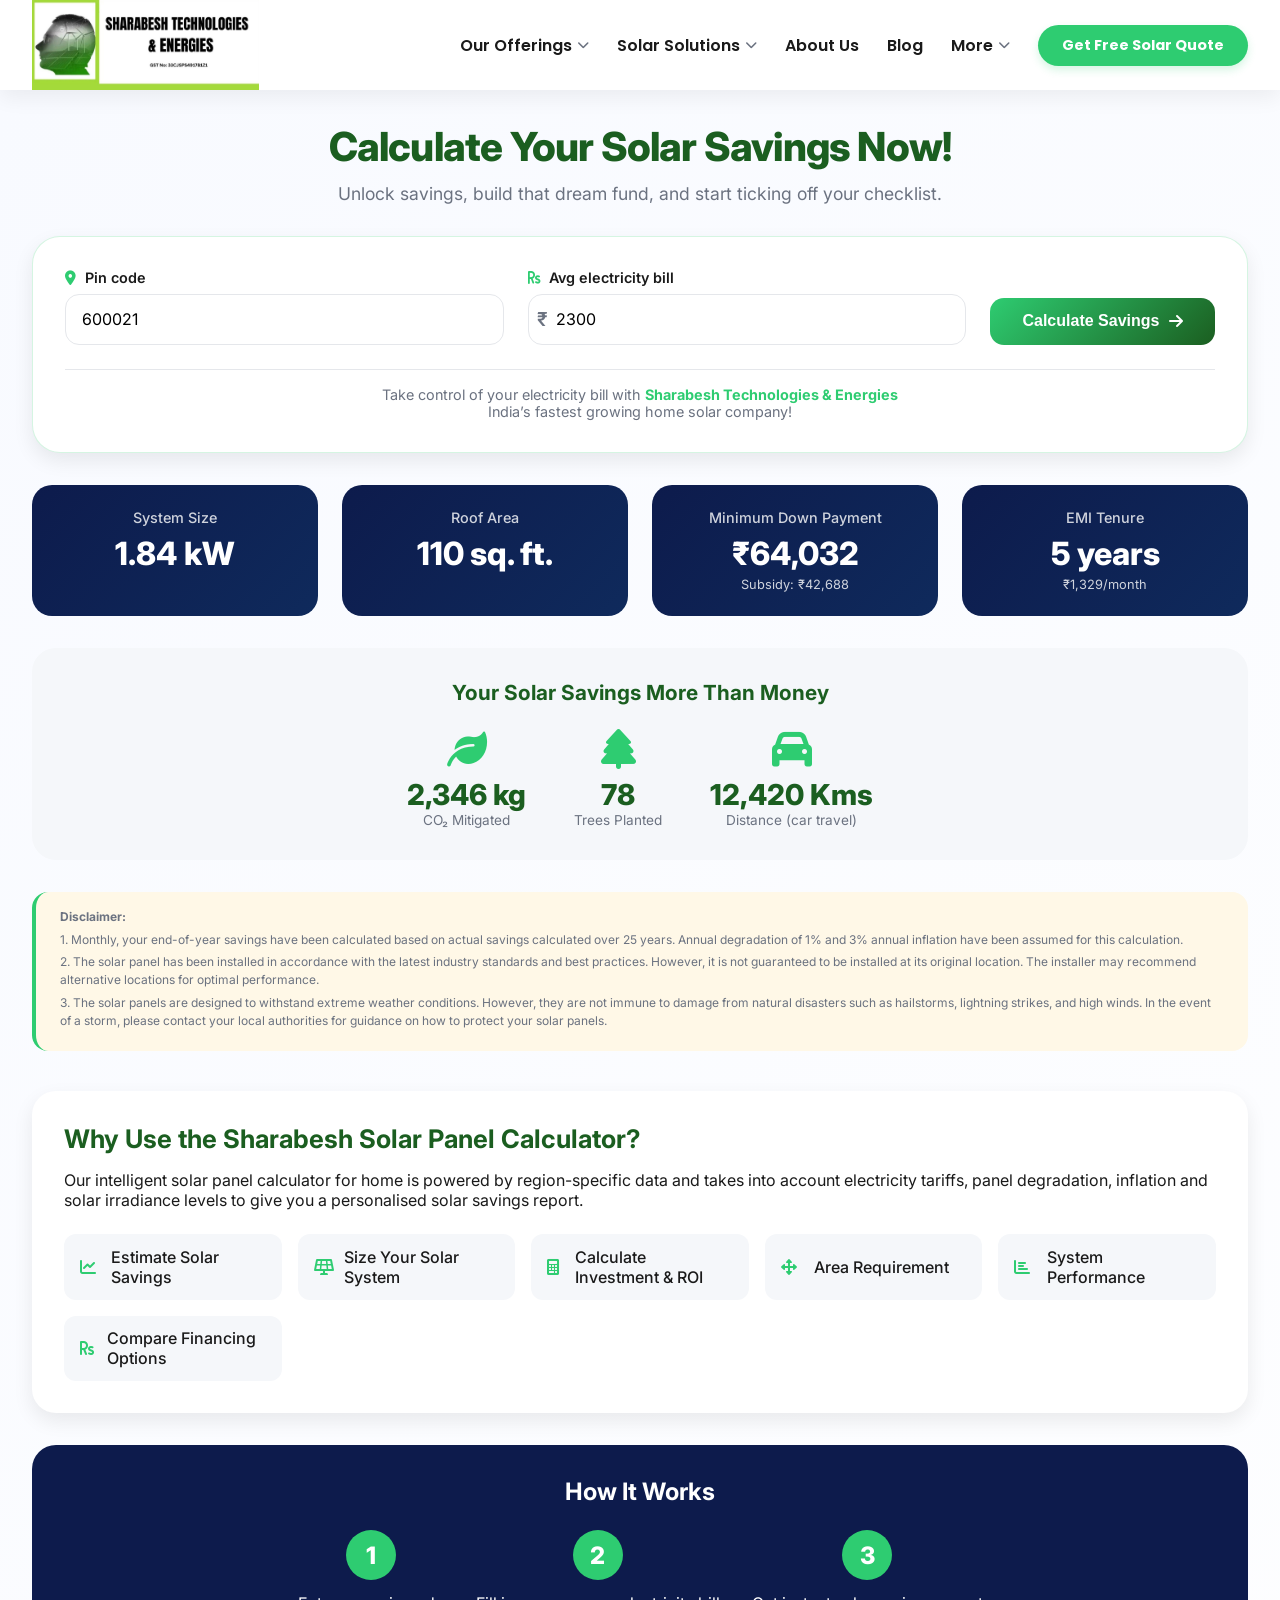
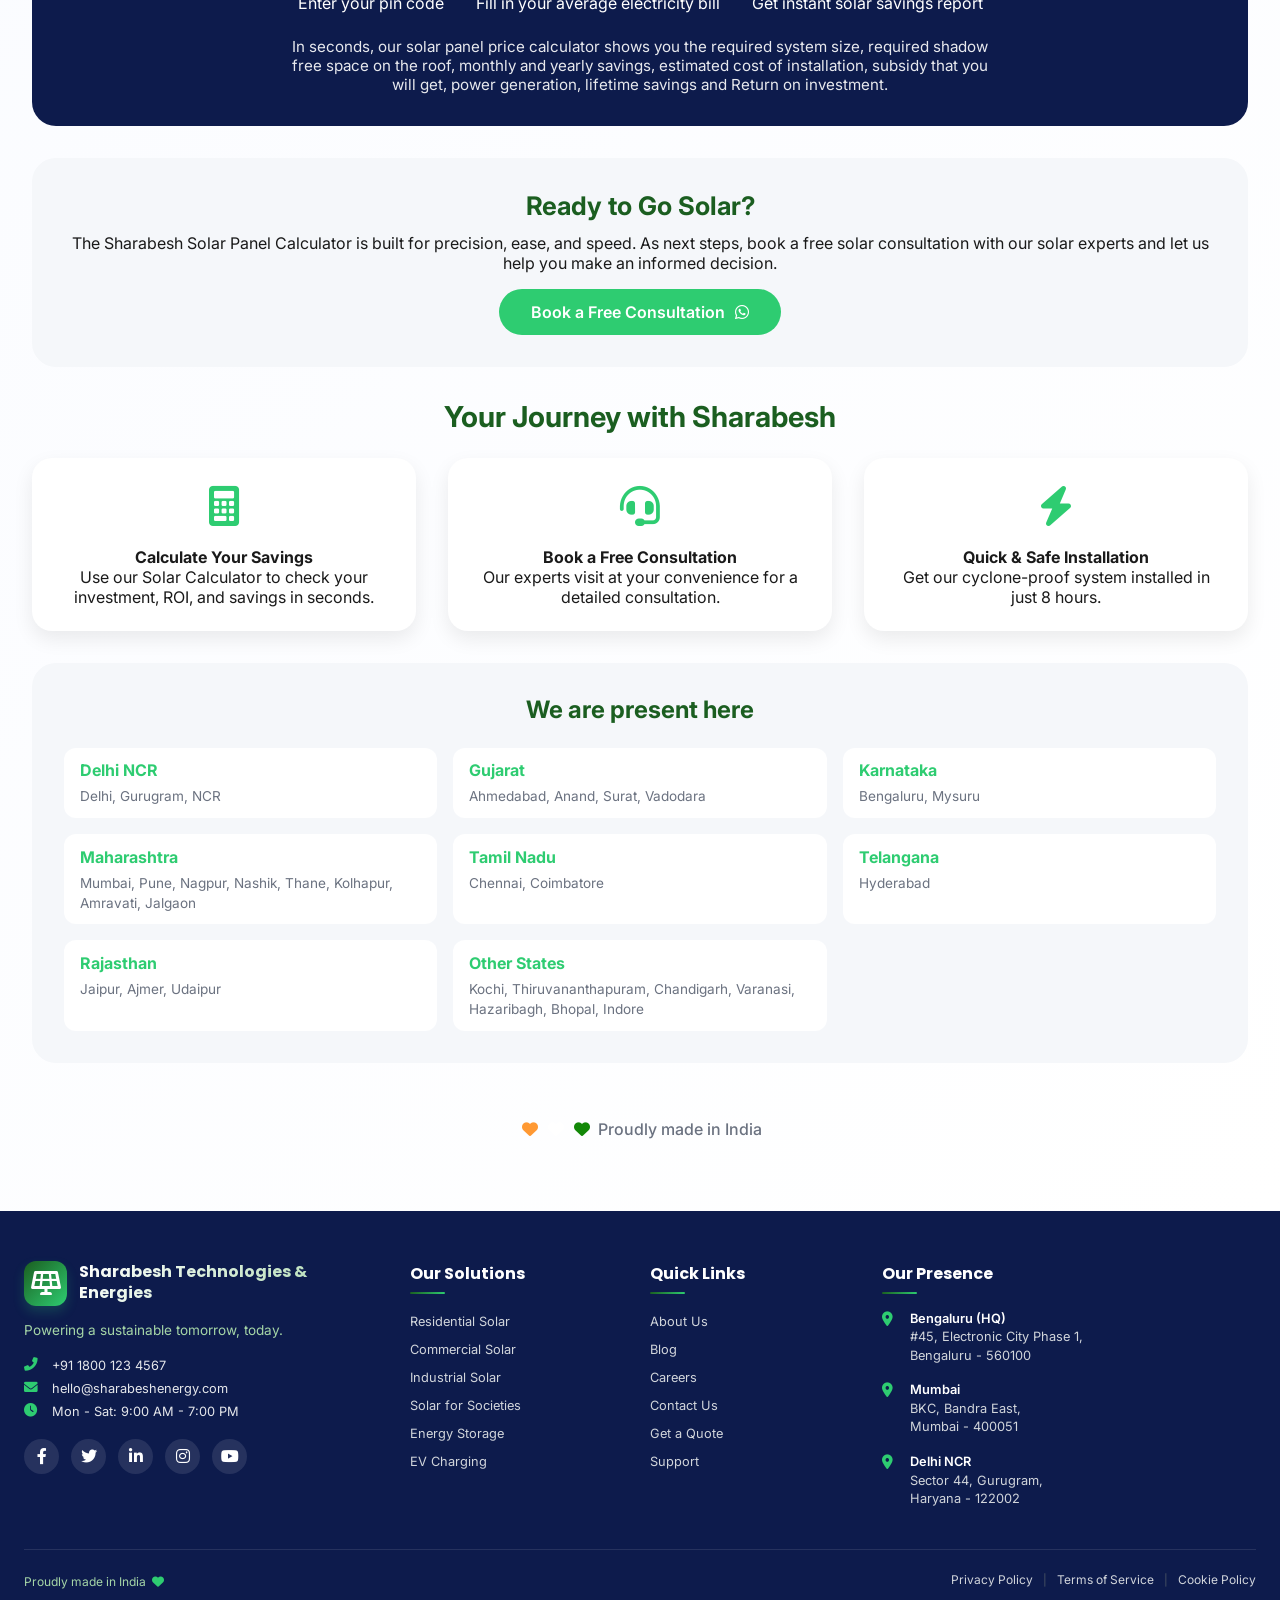
<file: solarcalculator.html>
<!DOCTYPE html>
<html lang="en">
<head>
    <meta charset="UTF-8">
    <meta name="viewport" content="width=device-width, initial-scale=1.0, viewport-fit=cover">
    <title>Sharabesh Technologies & Energies | Premium Navbar</title>
    <!-- Google Fonts -->
    <link href="https://fonts.googleapis.com/css2?family=Inter:opsz,wght@14..32,300;14..32,400;14..32,500;14..32,600;14..32,700;14..32,800&family=Poppins:wght@400;500;600;700;800&display=swap" rel="stylesheet">
    <!-- Font Awesome 6 -->
    <link rel="stylesheet" href="https://cdnjs.cloudflare.com/ajax/libs/font-awesome/6.0.0-beta3/css/all.min.css">
    <link rel="stylesheet" href="css/navbar.css">
    <link rel="stylesheet" href="css/hero.css">
    <link rel="stylesheet" href="css/solutions.css">
    <link rel="stylesheet" href="css/testimonial.css">
    <link rel="stylesheet" href="css/trusted.css">
    <link rel="stylesheet" href="css/faq.css">
    <link rel="stylesheet" href="css/blog.css">
    <link rel="stylesheet" href="css/about.css">
    <link rel="stylesheet" href="css/footer.css">
    <link rel="stylesheet" href="css/homepagecss/homehero.css">
    <link rel="stylesheet" href="css/homepagecss/homecontact.css">
    <link rel="stylesheet" href="css/homepagecss/whychoose.css">
    <link rel="stylesheet" href="css/homepagecss/process.css">
   
</head>
<body>

<!-- STICKY NAVIGATION BAR with actual logo image -->
<nav class="navbar">
    <div class="nav-container">
        <!-- Left: Logo image (actual SVG data URI - solar/leaf icon) -->
        <div class="logo-area">
            <div class="logo-image">
                <img class="logo-img" src="imagess/client logo.jpeg" alt="Sharabesh Technologies Logo">
                <!-- <span class="logo-text-small">Sharabesh</span> -->
            </div>
        </div>

        <!-- Hamburger button (mobile only) -->
        <button class="hamburger" id="hamburgerBtn" aria-label="Menu">
            <i class="fas fa-bars"></i>
        </button>

        <!-- Desktop + Mobile Menu -->
        <ul class="nav-menu" id="navMenu">
            <li class="nav-item">
                <a href="#" class="nav-link">Our Offerings <i class="fas fa-chevron-down"></i></a>
                <div class="dropdown-menu">
                    <a href="home.html">Home</a>
                    <a href="commercial.html">Commercial</a>
                    <a href="housingsociety.html">House Society</a>
                  
                </div>
            </li>
            <li class="nav-item">
                <a href="#" class="nav-link">Solar Solutions <i class="fas fa-chevron-down"></i></a>
                <div class="dropdown-menu">
                    <a href="ongridsolarsystem.html">On Grid Solar System</a>
                    <a href="offgridSolarsystem.html">Off Grid Solar System</a>
                    
                </div>
            </li>
            <li class="nav-item">
                <a href="#" class="nav-link">About Us</a>
            </li>
            <li class="nav-item">
                <a href="blog.html" class="nav-link">Blog</a>
            </li>
            <li class="nav-item">
                <a href="#" class="nav-link">More <i class="fas fa-chevron-down"></i></a>
                <div class="dropdown-menu">
                   <a href="solarcalculator.html">Solar Calculator</a>
                    <a href="solarpro.html">Solar Pro</a>
                </div>
            </li>
            <li class="nav-cta">
                <a href="contact.html" class="cta-primary">Get Free Solar Quote</a>
            </li>
        </ul>
    </div>
</nav>

<!-- Overlay for mobile menu -->
<div id="menuOverlay" class="menu-overlay"></div>


<!-- Solar Savings Calculator Section | Sharabesh Technologies & Energies -->
<!-- Replicated from SolarSquare design - No navbar, no footer -->
<section class="sharabesh-calculator-page">
    <div class="sharabesh-calc-container">
        
        <!-- Hero / Header Section -->
        <div class="sharabesh-calc-hero">
            <h1 class="sharabesh-calc-main-title">Calculate Your Solar Savings Now!</h1>
            <p class="sharabesh-calc-subtitle">Unlock savings, build that dream fund, and start ticking off your checklist.</p>
        </div>

        <!-- Calculator Input Card -->
        <div class="sharabesh-calc-card">
            <div class="sharabesh-calc-inputs">
                <div class="input-group">
                    <label><i class="fas fa-map-marker-alt"></i> Pin code</label>
                    <input type="text" id="calcPincode" placeholder="600021 (Chennai)" value="600021" class="calc-input-field">
                </div>
                <div class="input-group">
                    <label><i class="fas fa-rupee-sign"></i> Avg electricity bill</label>
                    <div class="bill-input-wrapper">
                        <span class="rupee-symbol">₹</span>
                        <input type="number" id="calcBill" placeholder="2300" value="2300" class="calc-input-field bill-input">
                    </div>
                </div>
                <button id="calculateSavingsBtn" class="sharabesh-calc-btn">Calculate Savings <i class="fas fa-arrow-right"></i></button>
            </div>
            <div class="sharabesh-brand-tagline">
                <p>Take control of your electricity bill with <strong>Sharabesh Technologies & Energies</strong><br>India’s fastest growing home solar company!</p>
            </div>
        </div>

        <!-- Results Section (Dynamic) -->
        <div id="resultsSection" class="sharabesh-results-section" style="display: none;">
            <!-- System Size & Roof Area -->
            <div class="sharabesh-results-grid">
                <div class="result-card">
                    <h4>System Size</h4>
                    <div class="result-value" id="systemSize">3.24 kW</div>
                </div>
                <div class="result-card">
                    <h4>Roof Area</h4>
                    <div class="result-value" id="roofArea">192 sq. ft.</div>
                </div>
                <div class="result-card">
                    <h4>Minimum Down Payment</h4>
                    <div class="result-value" id="minDownPayment">₹78,000</div>
                    <div class="result-sub" id="subsidyText">Subsidy: ₹78,000</div>
                </div>
                <div class="result-card">
                    <h4>EMI Tenure</h4>
                    <div class="result-value" id="emiTenure">5 years</div>
                    <div class="result-sub" id="emiAmount">₹3,492/month</div>
                </div>
            </div>

            <!-- Environmental Impact -->
            <div class="sharabesh-impact-section">
                <h3>Your Solar Savings More Than Money</h3>
                <div class="impact-grid">
                    <div class="impact-item">
                        <i class="fas fa-leaf"></i>
                        <div class="impact-value" id="co2Saved">3,810 kg</div>
                        <div class="impact-label">CO₂ Mitigated</div>
                    </div>
                    <div class="impact-item">
                        <i class="fas fa-tree"></i>
                        <div class="impact-value" id="treesPlanted">127</div>
                        <div class="impact-label">Trees Planted</div>
                    </div>
                    <div class="impact-item">
                        <i class="fas fa-car"></i>
                        <div class="impact-value" id="distanceSaved">34,020 Kms</div>
                        <div class="impact-label">Distance (car travel)</div>
                    </div>
                </div>
            </div>

            <!-- Disclaimer -->
            <div class="sharabesh-disclaimer">
                <p><strong>Disclaimer:</strong></p>
                <p>1. Monthly, your end-of-year savings have been calculated based on actual savings calculated over 25 years. Annual degradation of 1% and 3% annual inflation have been assumed for this calculation.</p>
                <p>2. The solar panel has been installed in accordance with the latest industry standards and best practices. However, it is not guaranteed to be installed at its original location. The installer may recommend alternative locations for optimal performance.</p>
                <p>3. The solar panels are designed to withstand extreme weather conditions. However, they are not immune to damage from natural disasters such as hailstorms, lightning strikes, and high winds. In the event of a storm, please contact your local authorities for guidance on how to protect your solar panels.</p>
            </div>
        </div>

        <!-- Why Use This Calculator Section -->
        <div class="sharabesh-why-calculator">
            <h2>Why Use the Sharabesh Solar Panel Calculator?</h2>
            <p>Our intelligent solar panel calculator for home is powered by region-specific data and takes into account electricity tariffs, panel degradation, inflation and solar irradiance levels to give you a personalised solar savings report.</p>
            <div class="features-grid">
                <div class="feature"><i class="fas fa-chart-line"></i> Estimate Solar Savings</div>
                <div class="feature"><i class="fas fa-solar-panel"></i> Size Your Solar System</div>
                <div class="feature"><i class="fas fa-calculator"></i> Calculate Investment & ROI</div>
                <div class="feature"><i class="fas fa-arrows-alt"></i> Area Requirement</div>
                <div class="feature"><i class="fas fa-chart-bar"></i> System Performance</div>
                <div class="feature"><i class="fas fa-rupee-sign"></i> Compare Financing Options</div>
            </div>
        </div>

        <!-- How It Works -->
        <div class="sharabesh-how-it-works">
            <h2>How It Works</h2>
            <div class="steps">
                <div class="step">
                    <div class="step-number">1</div>
                    <p>Enter your pin code</p>
                </div>
                <div class="step">
                    <div class="step-number">2</div>
                    <p>Fill in your average electricity bill</p>
                </div>
                <div class="step">
                    <div class="step-number">3</div>
                    <p>Get instant solar savings report</p>
                </div>
            </div>
            <p class="how-it-works-desc">In seconds, our solar panel price calculator shows you the required system size, required shadow free space on the roof, monthly and yearly savings, estimated cost of installation, subsidy that you will get, power generation, lifetime savings and Return on investment.</p>
        </div>

        <!-- Ready to Go Solar CTA -->
        <div class="sharabesh-ready-cta">
            <h3>Ready to Go Solar?</h3>
            <p>The Sharabesh Solar Panel Calculator is built for precision, ease, and speed. As next steps, book a free solar consultation with our solar experts and let us help you make an informed decision.</p>
            <a href="https://wa.me/919789029012?text=Hello%20Sharabesh%20Technologies,%20I%20want%20to%20book%20a%20free%20solar%20consultation" class="sharabesh-consult-btn" target="_blank" rel="noopener noreferrer">
                Book a Free Consultation <i class="fab fa-whatsapp"></i>
            </a>
        </div>

        <!-- Journey Section -->
        <div class="sharabesh-journey">
            <h2>Your Journey with Sharabesh</h2>
            <div class="journey-steps">
                <div class="journey-item">
                    <div class="journey-icon"><i class="fas fa-calculator"></i></div>
                    <h4>Calculate Your Savings</h4>
                    <p>Use our Solar Calculator to check your investment, ROI, and savings in seconds.</p>
                </div>
                <div class="journey-item">
                    <div class="journey-icon"><i class="fas fa-headset"></i></div>
                    <h4>Book a Free Consultation</h4>
                    <p>Our experts visit at your convenience for a detailed consultation.</p>
                </div>
                <div class="journey-item">
                    <div class="journey-icon"><i class="fas fa-bolt"></i></div>
                    <h4>Quick & Safe Installation</h4>
                    <p>Get our cyclone-proof system installed in just 8 hours.</p>
                </div>
            </div>
        </div>

        <!-- Presence Section -->
        <div class="sharabesh-presence">
            <h2>We are present here</h2>
            <div class="city-grid">
                <div class="city-group">
                    <strong>Delhi NCR</strong>
                    <span>Delhi, Gurugram, NCR</span>
                </div>
                <div class="city-group">
                    <strong>Gujarat</strong>
                    <span>Ahmedabad, Anand, Surat, Vadodara</span>
                </div>
                <div class="city-group">
                    <strong>Karnataka</strong>
                    <span>Bengaluru, Mysuru</span>
                </div>
                <div class="city-group">
                    <strong>Maharashtra</strong>
                    <span>Mumbai, Pune, Nagpur, Nashik, Thane, Kolhapur, Amravati, Jalgaon</span>
                </div>
                <div class="city-group">
                    <strong>Tamil Nadu</strong>
                    <span>Chennai, Coimbatore</span>
                </div>
                <div class="city-group">
                    <strong>Telangana</strong>
                    <span>Hyderabad</span>
                </div>
                <div class="city-group">
                    <strong>Rajasthan</strong>
                    <span>Jaipur, Ajmer, Udaipur</span>
                </div>
                <div class="city-group">
                    <strong>Other States</strong>
                    <span>Kochi, Thiruvananthapuram, Chandigarh, Varanasi, Hazaribagh, Bhopal, Indore</span>
                </div>
            </div>
        </div>

        <!-- Made in India -->
        <div class="sharabesh-madeinindia">
            <i class="fas fa-heart" style="color: #ff9933;"></i>
            <i class="fas fa-heart" style="color: #ffffff;"></i>
            <i class="fas fa-heart" style="color: #138808;"></i>
            <span>Proudly made in India</span>
        </div>
    </div>
</section>

<!-- Styles -->
<style>
    .sharabesh-calculator-page {
        --primary-green: #2ECC71;
        --dark-green: #1B5E20;
        --accent-lime: #A5D6A7;
        --deep-blue: #0D1B4C;
        --white: #FFFFFF;
        --light-grey: #F5F7FA;
        --text-dark: #1A1A1A;
        --text-light: #6B7280;
        --shadow-sm: 0 8px 20px rgba(0, 0, 0, 0.08);
        --transition: all 0.3s ease;
    }

    .sharabesh-calculator-page {
        width: 100%;
        background: linear-gradient(135deg, #F8FAFF 0%, #FFFFFF 100%);
        font-family: 'Inter', 'Poppins', sans-serif;
        padding: 2rem 0 3rem 0;
    }

    .sharabesh-calc-container {
        max-width: 1280px;
        margin: 0 auto;
        padding: 0 2rem;
    }

    /* Hero Section */
    .sharabesh-calc-hero {
        text-align: center;
        margin-bottom: 2rem;
    }
    .sharabesh-calc-main-title {
        font-size: 2.5rem;
        font-weight: 800;
        color: var(--dark-green);
        margin-bottom: 0.75rem;
        letter-spacing: -0.02em;
    }
    .sharabesh-calc-subtitle {
        font-size: 1.1rem;
        color: var(--text-light);
    }

    /* Calculator Card */
    .sharabesh-calc-card {
        background: var(--white);
        border-radius: 28px;
        box-shadow: var(--shadow-sm);
        padding: 2rem;
        margin-bottom: 2rem;
        border: 1px solid rgba(46, 204, 113, 0.2);
    }
    .sharabesh-calc-inputs {
        display: flex;
        flex-wrap: wrap;
        gap: 1.5rem;
        align-items: flex-end;
        margin-bottom: 1.5rem;
    }
    .input-group {
        flex: 1;
        min-width: 200px;
    }
    .input-group label {
        display: block;
        font-weight: 600;
        margin-bottom: 0.5rem;
        color: var(--text-dark);
        font-size: 0.9rem;
    }
    .input-group label i {
        color: var(--primary-green);
        margin-right: 0.3rem;
    }
    .calc-input-field {
        width: 100%;
        padding: 0.9rem 1rem;
        border: 1.5px solid #E5E7EB;
        border-radius: 14px;
        font-size: 1rem;
        font-family: inherit;
        transition: var(--transition);
    }
    .calc-input-field:focus {
        outline: none;
        border-color: var(--primary-green);
        box-shadow: 0 0 0 3px rgba(46, 204, 113, 0.1);
    }
    .bill-input-wrapper {
        display: flex;
        align-items: center;
        gap: 0.5rem;
        background: var(--white);
        border: 1.5px solid #E5E7EB;
        border-radius: 14px;
        padding: 0 0.5rem;
    }
    .rupee-symbol {
        font-size: 1.2rem;
        font-weight: 600;
        color: var(--text-light);
    }
    .bill-input-wrapper .bill-input {
        border: none;
        padding: 0.9rem 0;
    }
    .sharabesh-calc-btn {
        background: linear-gradient(135deg, var(--primary-green), var(--dark-green));
        color: white;
        border: none;
        padding: 0.9rem 2rem;
        border-radius: 14px;
        font-weight: 600;
        font-size: 1rem;
        cursor: pointer;
        transition: var(--transition);
        display: inline-flex;
        align-items: center;
        gap: 0.6rem;
    }
    .sharabesh-calc-btn:hover {
        transform: translateY(-2px);
        box-shadow: var(--shadow-sm);
    }
    .sharabesh-brand-tagline {
        text-align: center;
        padding-top: 1rem;
        border-top: 1px solid #E5E7EB;
    }
    .sharabesh-brand-tagline p {
        color: var(--text-light);
        font-size: 0.9rem;
    }
    .sharabesh-brand-tagline strong {
        color: var(--primary-green);
    }

    /* Results Section */
    .sharabesh-results-section {
        margin-bottom: 2.5rem;
    }
    .sharabesh-results-grid {
        display: grid;
        grid-template-columns: repeat(auto-fit, minmax(240px, 1fr));
        gap: 1.5rem;
        margin-bottom: 2rem;
    }
    .result-card {
        background: linear-gradient(135deg, var(--deep-blue), #0F2A5C);
        border-radius: 20px;
        padding: 1.5rem;
        color: white;
        text-align: center;
    }
    .result-card h4 {
        font-size: 0.9rem;
        font-weight: 500;
        opacity: 0.8;
        margin-bottom: 0.5rem;
    }
    .result-value {
        font-size: 2rem;
        font-weight: 800;
        margin-bottom: 0.25rem;
    }
    .result-sub {
        font-size: 0.8rem;
        opacity: 0.8;
    }

    /* Impact Section */
    .sharabesh-impact-section {
        background: var(--light-grey);
        border-radius: 24px;
        padding: 2rem;
        margin-bottom: 2rem;
        text-align: center;
    }
    .sharabesh-impact-section h3 {
        font-size: 1.3rem;
        color: var(--dark-green);
        margin-bottom: 1.5rem;
    }
    .impact-grid {
        display: flex;
        flex-wrap: wrap;
        justify-content: center;
        gap: 3rem;
    }
    .impact-item {
        text-align: center;
    }
    .impact-item i {
        font-size: 2.5rem;
        color: var(--primary-green);
        margin-bottom: 0.5rem;
    }
    .impact-value {
        font-size: 1.8rem;
        font-weight: 800;
        color: var(--dark-green);
    }
    .impact-label {
        font-size: 0.85rem;
        color: var(--text-light);
    }

    /* Disclaimer */
    .sharabesh-disclaimer {
        background: #FFF8E7;
        border-left: 4px solid var(--primary-green);
        padding: 1rem 1.5rem;
        border-radius: 16px;
        font-size: 0.75rem;
        color: var(--text-light);
        line-height: 1.5;
    }
    .sharabesh-disclaimer p {
        margin-bottom: 0.3rem;
    }

    /* Why Use Section */
    .sharabesh-why-calculator {
        background: var(--white);
        border-radius: 24px;
        padding: 2rem;
        margin-bottom: 2rem;
        box-shadow: var(--shadow-sm);
    }
    .sharabesh-why-calculator h2 {
        font-size: 1.6rem;
        color: var(--dark-green);
        margin-bottom: 1rem;
    }
    .features-grid {
        display: grid;
        grid-template-columns: repeat(auto-fit, minmax(200px, 1fr));
        gap: 1rem;
        margin-top: 1.5rem;
    }
    .feature {
        background: var(--light-grey);
        padding: 0.8rem 1rem;
        border-radius: 12px;
        font-weight: 500;
        display: flex;
        align-items: center;
        gap: 0.6rem;
    }
    .feature i {
        color: var(--primary-green);
        width: 24px;
    }

    /* How It Works */
    .sharabesh-how-it-works {
        background: linear-gradient(135deg, var(--deep-blue), #0D1B4C);
        border-radius: 24px;
        padding: 2rem;
        margin-bottom: 2rem;
        color: white;
        text-align: center;
    }
    .sharabesh-how-it-works h2 {
        color: white;
        margin-bottom: 1.5rem;
    }
    .steps {
        display: flex;
        flex-wrap: wrap;
        justify-content: center;
        gap: 2rem;
        margin-bottom: 1.5rem;
    }
    .step {
        text-align: center;
    }
    .step-number {
        width: 50px;
        height: 50px;
        background: var(--primary-green);
        border-radius: 50%;
        display: flex;
        align-items: center;
        justify-content: center;
        font-size: 1.5rem;
        font-weight: 800;
        margin: 0 auto 0.8rem;
    }
    .how-it-works-desc {
        font-size: 0.95rem;
        opacity: 0.9;
        max-width: 700px;
        margin: 0 auto;
    }

    /* CTA */
    .sharabesh-ready-cta {
        background: var(--light-grey);
        border-radius: 24px;
        padding: 2rem;
        text-align: center;
        margin-bottom: 2rem;
    }
    .sharabesh-ready-cta h3 {
        font-size: 1.6rem;
        color: var(--dark-green);
        margin-bottom: 0.75rem;
    }
    .sharabesh-consult-btn {
        display: inline-flex;
        align-items: center;
        gap: 0.6rem;
        background: var(--primary-green);
        color: white;
        padding: 0.8rem 2rem;
        border-radius: 40px;
        text-decoration: none;
        font-weight: 600;
        margin-top: 1rem;
        transition: var(--transition);
    }
    .sharabesh-consult-btn:hover {
        background: var(--dark-green);
        transform: translateY(-2px);
    }

    /* Journey Section */
    .sharabesh-journey {
        margin-bottom: 2rem;
        text-align: center;
    }
    .sharabesh-journey h2 {
        font-size: 1.8rem;
        color: var(--dark-green);
        margin-bottom: 1.5rem;
    }
    .journey-steps {
        display: flex;
        flex-wrap: wrap;
        gap: 2rem;
        justify-content: center;
    }
    .journey-item {
        flex: 1;
        min-width: 200px;
        background: var(--white);
        padding: 1.5rem;
        border-radius: 20px;
        box-shadow: var(--shadow-sm);
    }
    .journey-icon {
        font-size: 2.5rem;
        color: var(--primary-green);
        margin-bottom: 1rem;
    }

    /* Presence Section */
    .sharabesh-presence {
        background: var(--light-grey);
        border-radius: 24px;
        padding: 2rem;
        margin-bottom: 2rem;
    }
    .sharabesh-presence h2 {
        font-size: 1.5rem;
        color: var(--dark-green);
        margin-bottom: 1.5rem;
        text-align: center;
    }
    .city-grid {
        display: grid;
        grid-template-columns: repeat(auto-fit, minmax(280px, 1fr));
        gap: 1rem;
    }
    .city-group {
        background: white;
        padding: 0.8rem 1rem;
        border-radius: 12px;
    }
    .city-group strong {
        color: var(--primary-green);
        display: block;
        margin-bottom: 0.3rem;
    }
    .city-group span {
        font-size: 0.85rem;
        color: var(--text-light);
    }

    /* Made in India */
    .sharabesh-madeinindia {
        text-align: center;
        padding: 1.5rem;
        font-size: 1rem;
        font-weight: 500;
        color: var(--text-light);
    }
    .sharabesh-madeinindia i {
        margin: 0 0.2rem;
        font-size: 1rem;
    }

    /* Responsive */
    @media (max-width: 768px) {
        .sharabesh-calc-container {
            padding: 0 1rem;
        }
        .sharabesh-calc-main-title {
            font-size: 1.8rem;
        }
        .sharabesh-calc-inputs {
            flex-direction: column;
        }
        .sharabesh-calc-btn {
            width: 100%;
            justify-content: center;
        }
        .impact-grid {
            gap: 1.5rem;
        }
        .result-value {
            font-size: 1.5rem;
        }
        .steps {
            flex-direction: column;
            align-items: center;
        }
    }
    @media (max-width: 480px) {
        .sharabesh-calc-main-title {
            font-size: 1.5rem;
        }
        .sharabesh-results-grid {
            grid-template-columns: 1fr;
        }
    }
</style>

<!-- Font Awesome & Google Fonts -->
<link rel="stylesheet" href="https://cdnjs.cloudflare.com/ajax/libs/font-awesome/6.0.0-beta3/css/all.min.css">
<link href="https://fonts.googleapis.com/css2?family=Inter:opsz,wght@14..32,300;14..32,400;14..32,500;14..32,600;14..32,700;14..32,800&family=Poppins:wght@400;500;600;700;800&display=swap" rel="stylesheet">

<!-- JavaScript for Calculator Logic -->
<script>
    (function() {
        const calculateBtn = document.getElementById('calculateSavingsBtn');
        const resultsSection = document.getElementById('resultsSection');
        const pincodeInput = document.getElementById('calcPincode');
        const billInput = document.getElementById('calcBill');

        function calculateSavings() {
            let pincode = pincodeInput ? pincodeInput.value.trim() : '600021';
            let monthlyBill = parseFloat(billInput ? billInput.value : 2300);
            if (isNaN(monthlyBill)) monthlyBill = 2300;

            // Calculation logic based on SolarSquare methodology
            // System size: ~1kW per ₹1,500 monthly bill approx (Indian average)
            let systemSize = (monthlyBill / 1500) * 1.2;
            systemSize = Math.round(systemSize * 100) / 100;
            if (systemSize < 1) systemSize = 1;
            
            // Roof area: ~60 sq ft per kW
            let roofArea = Math.round(systemSize * 60);
            
            // Cost per kW: ~₹60,000 after subsidy approx
            let costPerKW = 58000;
            let totalCost = Math.round(systemSize * costPerKW);
            let subsidy = Math.round(totalCost * 0.4); // 40% subsidy
            let minDownPayment = Math.round(totalCost - subsidy);
            if (minDownPayment < 0) minDownPayment = 0;
            
            // EMI calculation: 5 years @ 9% interest
            let emiTenureMonths = 60;
            let interestRate = 0.09;
            let loanAmount = totalCost - subsidy;
            let emi = 0;
            if (loanAmount > 0) {
                let monthlyRate = interestRate / 12;
                emi = loanAmount * monthlyRate * Math.pow(1 + monthlyRate, emiTenureMonths) / (Math.pow(1 + monthlyRate, emiTenureMonths) - 1);
                emi = Math.round(emi);
            }
            
            // Environmental impact
            let yearlyGeneration = systemSize * 1500; // kWh per year
            let co2Kg = Math.round(yearlyGeneration * 0.85); // 0.85 kg CO2 per kWh
            let treesPlanted = Math.round(co2Kg / 30); // ~30kg CO2 per tree per year
            let distanceKms = Math.round(yearlyGeneration * 4.5); // 4.5 km per kWh (EV equivalent)
            
            // Update DOM
            document.getElementById('systemSize').innerHTML = systemSize.toFixed(2) + ' kW';
            document.getElementById('roofArea').innerHTML = roofArea.toLocaleString() + ' sq. ft.';
            document.getElementById('minDownPayment').innerHTML = '₹' + minDownPayment.toLocaleString();
            document.getElementById('subsidyText').innerHTML = 'Subsidy: ₹' + subsidy.toLocaleString();
            document.getElementById('emiTenure').innerHTML = '5 years';
            document.getElementById('emiAmount').innerHTML = '₹' + emi.toLocaleString() + '/month';
            document.getElementById('co2Saved').innerHTML = co2Kg.toLocaleString() + ' kg';
            document.getElementById('treesPlanted').innerHTML = treesPlanted.toLocaleString();
            document.getElementById('distanceSaved').innerHTML = distanceKms.toLocaleString() + ' Kms';
            
            resultsSection.style.display = 'block';
            resultsSection.scrollIntoView({ behavior: 'smooth', block: 'start' });
        }
        
        if (calculateBtn) {
            calculateBtn.addEventListener('click', calculateSavings);
            // Auto-calculate on page load with default values
            setTimeout(calculateSavings, 100);
        }
    })();
</script>


<!-- Footer Section - Sharabesh Technologies & Energies -->
<!-- Mobile: 2x2 grid layout for links -->
<footer class="sharabesh-footer">
    <div class="sharabesh-footer__container">
        <!-- Top Section: 3 Columns -->
        <div class="sharabesh-footer__grid">
            <!-- Left Column: Logo, Tagline, Contact, Social -->
            <div class="sharabesh-footer__col">
                <div class="sharabesh-footer__logo">
                    <div class="sharabesh-footer__logo-icon">
                        <i class="fas fa-solar-panel"></i>
                    </div>
                    <span class="sharabesh-footer__logo-text">Sharabesh Technologies & Energies</span>
                </div>
                <p class="sharabesh-footer__tagline">Powering a sustainable tomorrow, today.</p>
                
                <div class="sharabesh-footer__contact">
                    <div class="sharabesh-footer__contact-item">
                        <i class="fas fa-phone-alt"></i>
                        <span>+91 1800 123 4567</span>
                    </div>
                    <div class="sharabesh-footer__contact-item">
                        <i class="fas fa-envelope"></i>
                        <span>hello@sharabeshenergy.com</span>
                    </div>
                    <div class="sharabesh-footer__contact-item">
                        <i class="fas fa-clock"></i>
                        <span>Mon - Sat: 9:00 AM - 7:00 PM</span>
                    </div>
                </div>
                
                <div class="sharabesh-footer__social">
                    <a href="#" class="sharabesh-footer__social-icon"><i class="fab fa-facebook-f"></i></a>
                    <a href="#" class="sharabesh-footer__social-icon"><i class="fab fa-twitter"></i></a>
                    <a href="#" class="sharabesh-footer__social-icon"><i class="fab fa-linkedin-in"></i></a>
                    <a href="#" class="sharabesh-footer__social-icon"><i class="fab fa-instagram"></i></a>
                    <a href="#" class="sharabesh-footer__social-icon"><i class="fab fa-youtube"></i></a>
                </div>
            </div>
            
            <!-- Middle Column: Our Solutions & Quick Links (2x2 on mobile) -->
            <div class="sharabesh-footer__col sharabesh-footer__col--links">
                <div class="sharabesh-footer__links-wrapper">
                    <div class="sharabesh-footer__links-group">
                        <h4 class="sharabesh-footer__heading">Our Solutions</h4>
                        <ul class="sharabesh-footer__links">
                            <li><a href="#">Residential Solar</a></li>
                            <li><a href="#">Commercial Solar</a></li>
                            <li><a href="#">Industrial Solar</a></li>
                            <li><a href="#">Solar for Societies</a></li>
                            <li><a href="#">Energy Storage</a></li>
                            <li><a href="#">EV Charging</a></li>
                        </ul>
                    </div>
                    
                    <div class="sharabesh-footer__links-group">
                        <h4 class="sharabesh-footer__heading">Quick Links</h4>
                        <ul class="sharabesh-footer__links">
                            <li><a href="#">About Us</a></li>
                            <li><a href="#">Blog</a></li>
                            <li><a href="#">Careers</a></li>
                            <li><a href="#">Contact Us</a></li>
                            <li><a href="#">Get a Quote</a></li>
                            <li><a href="#">Support</a></li>
                        </ul>
                    </div>
                </div>
            </div>
            
            <!-- Right Column: Address -->
            <div class="sharabesh-footer__col">
                <h4 class="sharabesh-footer__heading">Our Presence</h4>
                <div class="sharabesh-footer__address">
                    <div class="sharabesh-footer__address-item">
                        <i class="fas fa-map-marker-alt"></i>
                        <div>
                            <strong>Bengaluru (HQ)</strong><br>
                            #45, Electronic City Phase 1,<br>
                            Bengaluru - 560100
                        </div>
                    </div>
                    <div class="sharabesh-footer__address-item">
                        <i class="fas fa-map-marker-alt"></i>
                        <div>
                            <strong>Mumbai</strong><br>
                            BKC, Bandra East,<br>
                            Mumbai - 400051
                        </div>
                    </div>
                    <div class="sharabesh-footer__address-item">
                        <i class="fas fa-map-marker-alt"></i>
                        <div>
                            <strong>Delhi NCR</strong><br>
                            Sector 44, Gurugram,<br>
                            Haryana - 122002
                        </div>
                    </div>
                </div>
            </div>
        </div>
        
        <!-- Bottom Section: Copyright & Legal Links -->
        <div class="sharabesh-footer__bottom">
            <div class="sharabesh-footer__bottom-left">
                <span class="sharabesh-footer__made-in">Proudly made in India <i class="fas fa-heart"></i></span>
            </div>
            <div class="sharabesh-footer__bottom-right">
                <a href="#">Privacy Policy</a>
                <span class="sharabesh-footer__separator">|</span>
                <a href="#">Terms of Service</a>
                <span class="sharabesh-footer__separator">|</span>
                <a href="#">Cookie Policy</a>
            </div>
        </div>
    </div>
</footer>





</body>
<script src="js/navbar.js"></script>
<script src="js/homepagejs/hero.js"></script>
<script src="js/homepagejs/homecontact.js"></script>
<script src="js/testimonial.js"></script>
<script src="js/blog.js"></script>
</html>
</file>
<file: css/navbar.css>
* {
            margin: 0;
            padding: 0;
            box-sizing: border-box;
        }

        body {
            font-family: 'Inter', sans-serif;
            background-color: #FFFFFF;
            color: #1A1A1A;
        }

        /* ========= STICKY NAVIGATION BAR ========= */
        .navbar {
            position: sticky;
            top: 0;
            z-index: 1000;
            background: white;
            box-shadow: 0 8px 20px rgba(0, 0, 0, 0.06);
            width: 100%;
        }

        .nav-container {
            display: flex;
            align-items: center;
            justify-content: space-between;
            flex-wrap: nowrap;
            gap: 24px;
            max-width: 1400px;
            margin: 0 auto;
            padding: 0 32px;
            min-height: 50px;
        }

        /* LEFT: Logo with actual image */
        .logo-area {
            display: flex;
            align-items: center;
            flex-shrink: 0;
        }

        .logo-image {
            display: flex;
            align-items: center;
        }
        .logo-img:hover {
    transform: scale(1.05);
}

        /* Actual logo image - modern solar/energy themed SVG as data URI */
        .logo-img {
            width: auto;
            height: 90px;
            display: block;
            object-fit: contain;
        }

        /* Company name next to logo (optional small text for brand) */
        .logo-text-small {
            font-weight: 700;
            font-size: 1rem;
            margin-left: 10px;
            background: linear-gradient(135deg, #1B5E20, #2ECC71);
            background-clip: text;
            -webkit-background-clip: text;
            color: transparent;
            white-space: nowrap;
            font-family: 'Poppins', sans-serif;
        }

        /* Desktop navigation menu */
        .nav-menu {
            display: flex;
            align-items: center;
            gap: 28px;
            list-style: none;
            margin-left: auto;
        }

        .nav-item {
            position: relative;
        }

        .nav-link {
            text-decoration: none;
            font-weight: 600;
            font-size: 1rem;
            color: #1A1A1A;
            padding: 8px 0;
            transition: color 0.25s ease;
            display: flex;
            align-items: center;
            gap: 6px;
            font-family: 'Poppins', sans-serif;
            white-space: nowrap;
            cursor: pointer;
        }

        .nav-link i {
            font-size: 0.75rem;
            color: #6B7280;
            transition: transform 0.2s;
        }

        .nav-link:hover {
            color: #2ECC71;
        }

        .nav-link:hover i {
            color: #2ECC71;
            transform: rotate(180deg);
        }

        /* Dropdown menu */
        .dropdown-menu {
            position: absolute;
            top: 42px;
            left: -20px;
            background: white;
            min-width: 220px;
            border-radius: 16px;
            box-shadow: 0 20px 35px -8px rgba(0, 0, 0, 0.12);
            padding: 12px 0;
            opacity: 0;
            visibility: hidden;
            transform: translateY(10px);
            transition: all 0.25s ease;
            z-index: 100;
            border: 1px solid rgba(0,0,0,0.05);
        }

        .nav-item:hover .dropdown-menu {
            opacity: 1;
            visibility: visible;
            transform: translateY(0);
        }

        .dropdown-menu a {
            display: block;
            padding: 10px 24px;
            text-decoration: none;
            color: #1A1A1A;
            font-size: 0.9rem;
            font-weight: 500;
            transition: all 0.2s;
            white-space: nowrap;
        }

        .dropdown-menu a:hover {
            background-color: #A5D6A7;
            color: #1B5E20;
            padding-left: 28px;
        }

        /* Right CTA Button */
        .nav-cta {
            flex-shrink: 0;
        }

        .cta-primary {
            background-color: #2ECC71;
            color: white;
            padding: 10px 24px;
            border-radius: 40px;
            text-decoration: none;
            font-weight: 700;
            font-size: 0.9rem;
            transition: all 0.25s;
            display: inline-block;
            box-shadow: 0 4px 8px rgba(46,204,113,0.2);
            border: none;
            cursor: pointer;
            font-family: 'Poppins', sans-serif;
            white-space: nowrap;
        }

        .cta-primary:hover {
            background-color: #1B5E20;
            transform: translateY(-2px);
            box-shadow: 0 8px 18px rgba(27,94,32,0.25);
        }

        /* Hamburger button */
        .hamburger {
            display: none;
            font-size: 1.8rem;
            cursor: pointer;
            color: #1B5E20;
            background: none;
            border: none;
            padding: 8px;
            margin-left: auto;
            z-index: 1001;
        }

        /* Mobile Responsive */
        @media (max-width: 1024px) {
            .nav-container {
                padding: 0 24px;
                gap: 16px;
            }
            .nav-menu {
                gap: 20px;
            }
            .cta-primary {
                padding: 8px 18px;
                font-size: 0.85rem;
            }
            .logo-text-small {
                font-size: 0.85rem;
            }
        }

        @media (max-width: 880px) {
            .hamburger {
                display: block;
            }
            
            .nav-menu {
                position: fixed;
                left: -100%;
                top: 0;
                width: 85%;
                max-width: 360px;
                height: 100vh;
                background-color: white;
                box-shadow: 6px 0 25px rgba(0,0,0,0.15);
                padding: 100px 28px 40px 28px;
                gap: 28px;
                transition: left 0.3s ease-in-out;
                align-items: flex-start;
                z-index: 1000;
                border-radius: 0 20px 20px 0;
                margin-left: 0;
                overflow-y: auto;
                flex-direction: column;
            }
            
            .nav-menu.active {
                left: 0;
            }
            
            /* Mobile dropdown: static, toggle via class */
            .dropdown-menu {
                position: static;
                box-shadow: none;
                opacity: 1;
                visibility: visible;
                transform: none;
                background: #F5F7FA;
                margin-top: 12px;
                border-radius: 16px;
                padding: 8px 0;
                display: none;
                width: 100%;
            }
            
            .nav-item.active-dropdown .dropdown-menu {
                display: block;
            }
            
            .nav-link {
                justify-content: space-between;
                width: 100%;
                font-size: 1.1rem;
                padding: 8px 0;
            }
            
            .nav-cta {
                width: 100%;
                margin-top: 16px;
            }
            
            .cta-primary {
                text-align: center;
                display: block;
                width: 100%;
                padding: 14px 20px;
                font-size: 1rem;
            }
            
            .logo-img {
                width: 42px;
                height: 42px;
            }
            
            .logo-text-small {
                font-size: 0.8rem;
            }
            
            /* Overlay when menu is open */
            .menu-overlay {
                position: fixed;
                top: 0;
                left: 0;
                width: 100%;
                height: 100%;
                background: rgba(0,0,0,0.5);
                z-index: 999;
                display: none;
            }
            
            .menu-overlay.active {
                display: block;
            }
        }

        @media (max-width: 560px) {
            .logo-img {
                width: 64px;
                height: 64px;
            }
            .logo-text-small {
                display: none; /* hide text on very small screens to save space */
            }
        }

        /* Hero preview section */
        .hero-preview {
            background: linear-gradient(125deg, #0D1B4C 0%, #0a1538 40%, #1B5E20 100%);
            padding: 80px 32px;
            color: white;
            text-align: center;
        }
        .hero-preview h1 {
            font-size: 2.5rem;
            font-family: 'Poppins', sans-serif;
            margin-bottom: 16px;
        }
        .hero-preview p {
            font-size: 1.1rem;
            max-width: 700px;
            margin: 0 auto;
            opacity: 0.9;
        }
        .badge {
            display: inline-block;
            background: rgba(46,204,113,0.2);
            padding: 6px 16px;
            border-radius: 40px;
            margin-bottom: 24px;
            font-size: 0.8rem;
        }
        .demo-note {
            background: #F5F7FA;
            text-align: center;
            padding: 12px;
            font-size: 0.85rem;
            color: #2c5e2e;
            border-top: 1px solid #e0e0e0;
        }
        /* Updated: Container height increased to fit a larger logo */
.nav-container {
    display: flex;
    align-items: center;
    justify-content: space-between;
    flex-wrap: nowrap;
    gap: 24px;
    max-width: 1400px;
    margin: 0 auto;
    padding: 0 32px;
    min-height: 90px; /* Increased from 80px */
}

/* Updated: Increased Logo Size */
.logo-img {
    width: auto;      /* Let width adjust automatically */
    height: 90px;    /* Increased from 64px - Adjust this number as needed */
    display: block;
    object-fit: contain;
    transition: transform 0.3s ease;
}

/* Optional: Add a slight hover effect to the logo */
.logo-img:hover {
    transform: scale(1.05);
}

/* Mobile Responsive Adjustments */
@media (max-width: 880px) {
    .nav-container {
        min-height: 90px; /* Slightly smaller height on mobile */
        padding: 0 20px;
    }

    .logo-img {
        height: 70px; /* Large but fits mobile screens better */
    }
}

@media (max-width: 560px) {
    .logo-img {
        height: 60px; /* Balanced for very small phones */
    }
}
</file>
<file: css/hero.css>
/* ---------- Hero Section Styles ---------- */
    .sharabesh-hero {
        position: relative;
        width: 100%;
        min-height: 100vh;
        display: flex;
        align-items: center;
        justify-content: center;
        text-align: center;
        overflow: hidden;
        /* Background image: solar panels in nature (high-res modern image) */
        background-image: url('https://images.unsplash.com/photo-1509391366360-2e959784a276?q=80&w=2072&auto=format&fit=crop');
        background-size: cover;
        background-position: center 30%;
        background-repeat: no-repeat;
        font-family: 'Inter', 'Poppins', system-ui, -apple-system, sans-serif;
    }

    /* Dark gradient overlay (deep blue + green blend with opacity) */
    .sharabesh-hero__overlay {
        position: absolute;
        top: 0;
        left: 0;
        width: 100%;
        height: 100%;
        background: linear-gradient(135deg, rgba(13, 27, 76, 0.85), rgba(27, 94, 32, 0.75));
        z-index: 1;
    }

    .sharabesh-hero__container {
        position: relative;
        z-index: 2;
        max-width: 1280px;
        margin: 0 auto;
        padding: 2rem;
        width: 100%;
    }

    .sharabesh-hero__content {
        max-width: 900px;
        margin: 0 auto;
        color: #FFFFFF;
    }

    /* Headline */
    .sharabesh-hero__title {
        font-size: 3.8rem;
        font-weight: 800;
        line-height: 1.2;
        margin-bottom: 1.25rem;
        letter-spacing: -0.02em;
        font-family: 'Poppins', sans-serif;
        text-shadow: 0 2px 10px rgba(0,0,0,0.2);
    }

    /* Subheadline */
    .sharabesh-hero__subtitle {
        font-size: 1.5rem;
        font-weight: 500;
        margin-bottom: 2rem;
        color: rgba(255,255,255,0.95);
        font-family: 'Inter', sans-serif;
        max-width: 650px;
        margin-left: auto;
        margin-right: auto;
    }

    /* Buttons */
    .sharabesh-btn {
        display: inline-flex;
        align-items: center;
        justify-content: center;
        gap: 0.5rem;
        text-decoration: none;
        font-weight: 700;
        border-radius: 12px;
        transition: all 0.25s ease;
        font-family: 'Poppins', sans-serif;
        cursor: pointer;
        border: none;
        box-shadow: 0 8px 20px rgba(0, 0, 0, 0.08);
    }

    .sharabesh-btn--primary {
        background-color: #2ECC71;
        color: white;
    }

    .sharabesh-btn--primary:hover {
        background-color: #1B5E20;
        transform: translateY(-3px);
        box-shadow: 0 12px 24px rgba(27, 94, 32, 0.3);
    }

    .sharabesh-btn--large {
        padding: 1rem 2.5rem;
        font-size: 1.1rem;
        letter-spacing: 0.3px;
    }

    /* Trust Badge (Google rating style card) */
    .sharabesh-trust-badge {
        margin-top: 3rem;
        display: inline-flex;
        flex-direction: column;
        align-items: center;
        background: rgba(255, 255, 255, 0.12);
        backdrop-filter: blur(8px);
        border-radius: 28px;
        padding: 1rem 2rem;
        border: 1px solid rgba(255, 255, 255, 0.2);
        transition: all 0.2s;
    }

    .sharabesh-trust-badge__stars {
        color: #FFB83B;
        font-size: 1.25rem;
        letter-spacing: 4px;
        margin-bottom: 0.3rem;
    }

    .sharabesh-trust-badge__rating {
        font-size: 0.95rem;
        color: white;
        font-weight: 500;
        font-family: 'Inter', sans-serif;
    }

    .sharabesh-trust-badge__rating strong {
        font-size: 1.2rem;
        color: #2ECC71;
    }

    .sharabesh-trust-badge__google-icon {
        display: flex;
        align-items: center;
        gap: 6px;
        margin-top: 8px;
        font-size: 0.75rem;
        color: rgba(255,255,255,0.8);
    }

    /* Animation icons (solar installation / moving vehicles) */
    .sharabesh-hero__animation {
        position: absolute;
        bottom: 30px;
        left: 0;
        right: 0;
        z-index: 2;
        display: flex;
        justify-content: space-between;
        align-items: flex-end;
        padding: 0 5%;
        pointer-events: none;
    }

    .sharabesh-hero__solar-icon {
        width: 70px;
        opacity: 0.7;
        animation: float 3s ease-in-out infinite;
    }

    .sharabesh-hero__vehicle-icon {
        width: 90px;
        opacity: 0.6;
        animation: slideInOut 8s ease-in-out infinite;
    }

    @keyframes float {
        0% { transform: translateY(0px); }
        50% { transform: translateY(-10px); }
        100% { transform: translateY(0px); }
    }

    @keyframes slideInOut {
        0% { transform: translateX(-20px); opacity: 0.3; }
        50% { transform: translateX(15px); opacity: 0.8; }
        100% { transform: translateX(-20px); opacity: 0.3; }
    }

    /* Responsive adjustments */
    @media (max-width: 768px) {
        .sharabesh-hero__title {
            font-size: 2.5rem;
        }
        .sharabesh-hero__subtitle {
            font-size: 1.2rem;
        }
        .sharabesh-btn--large {
            padding: 0.85rem 1.8rem;
            font-size: 1rem;
        }
        .sharabesh-trust-badge {
            padding: 0.8rem 1.5rem;
        }
        .sharabesh-hero__animation {
            display: none; /* hide animations on mobile for cleaner look */
        }
        .sharabesh-hero {
            min-height: 90vh;
        }
    }

    @media (max-width: 480px) {
        .sharabesh-hero__title {
            font-size: 1.9rem;
        }
        .sharabesh-hero__subtitle {
            font-size: 1rem;
        }
    }
</file>
<file: css/solutions.css>
/* Our Solar Solutions Section - Sharabesh Theme (Further Reduced Height) */
    .sharabesh-solutions {
        background-color: #0D1B4C;
        padding: 45px 24px;      /* Reduced from 60px to 45px */
        width: 100%;
        font-family: 'Inter', 'Poppins', system-ui, -apple-system, sans-serif;
    }

    .sharabesh-solutions__container {
        max-width: 1280px;
        margin: 0 auto;
    }

    .sharabesh-solutions__header {
        text-align: center;
        margin-bottom: 30px;      /* Reduced from 40px to 30px */
    }

    .sharabesh-solutions__title {
        font-size: 2rem;          /* Reduced from 2.3rem to 2rem */
        font-weight: 800;
        color: #FFFFFF;
        margin-bottom: 8px;       /* Reduced from 12px to 8px */
        font-family: 'Poppins', sans-serif;
        letter-spacing: -0.02em;
    }

    .sharabesh-solutions__subtitle {
        font-size: 0.95rem;       /* Reduced from 1rem to 0.95rem */
        color: #A5D6A7;
        font-weight: 500;
        font-family: 'Inter', sans-serif;
        max-width: 600px;
        margin: 0 auto;
    }

    /* 3-column grid layout */
    .sharabesh-solutions__grid {
        display: grid;
        grid-template-columns: repeat(3, 1fr);
        gap: 24px;               /* Reduced from 28px to 24px */
    }

    /* Individual Card Styling */
    .sharabesh-solutions__card {
        background: #FFFFFF;
        border-radius: 18px;      /* Reduced from 20px to 18px */
        overflow: hidden;
        box-shadow: 0 6px 16px rgba(0, 0, 0, 0.08);
        transition: transform 0.3s ease, box-shadow 0.3s ease;
        cursor: pointer;
        display: flex;
        flex-direction: column;
    }

    .sharabesh-solutions__card:hover {
        transform: translateY(-4px);  /* Reduced from -6px to -4px */
        box-shadow: 0 15px 30px rgba(0, 0, 0, 0.12);
    }

    /* Image container */
    .sharabesh-solutions__card-image {
        width: 100%;
        height: 230px;            /* Reduced from 260px to 230px */
        overflow: hidden;
        position: relative;
        background-color: #f0f0f0;
    }

    .sharabesh-solutions__card-image img {
        width: 100%;
        height: 100%;
        object-fit: cover;
        object-position: center;
        transition: transform 0.4s ease-out;
        display: block;
    }

    /* Hover zoom effect - subtle */
    .sharabesh-solutions__card:hover .sharabesh-solutions__card-image img {
        transform: scale(1.05);
    }

    /* Title at bottom */
    .sharabesh-solutions__card-title {
        padding: 14px 12px 18px 12px;    /* Reduced padding */
        text-align: center;
        background: #FFFFFF;
    }

    .sharabesh-solutions__card-title h3 {
        font-size: 1.25rem;              /* Reduced from 1.4rem to 1.25rem */
        font-weight: 700;
        color: #1A1A1A;
        margin: 0;
        font-family: 'Poppins', sans-serif;
        letter-spacing: -0.01em;
        position: relative;
        display: inline-block;
    }

    /* Underline effect on hover */
    .sharabesh-solutions__card-title h3::after {
        content: '';
        position: absolute;
        bottom: -5px;                   /* Reduced from -6px to -5px */
        left: 50%;
        transform: translateX(-50%);
        width: 0;
        height: 2px;
        background: linear-gradient(135deg, #1B5E20, #2ECC71);
        transition: width 0.3s ease;
        border-radius: 2px;
    }

    .sharabesh-solutions__card:hover .sharabesh-solutions__card-title h3::after {
        width: 30px;                    /* Reduced from 35px to 30px */
    }

    /* Desktop large screens */
    @media (min-width: 1280px) {
        .sharabesh-solutions {
            padding: 45px 32px;
        }
        
        .sharabesh-solutions__card-image {
            height: 250px;              /* Reduced from 280px to 250px */
        }
    }

    /* Tablet */
    @media (min-width: 769px) and (max-width: 1024px) {
        .sharabesh-solutions {
            padding: 40px 20px;
        }
        
        .sharabesh-solutions__header {
            margin-bottom: 25px;
        }
        
        .sharabesh-solutions__title {
            font-size: 1.8rem;
        }
        
        .sharabesh-solutions__subtitle {
            font-size: 0.9rem;
        }
        
        .sharabesh-solutions__grid {
            gap: 18px;
        }
        
        .sharabesh-solutions__card-image {
            height: 200px;
        }
        
        .sharabesh-solutions__card-title h3 {
            font-size: 1.15rem;
        }
        
        .sharabesh-solutions__card-title {
            padding: 12px 10px 14px 10px;
        }
    }

    /* Mobile - 1 column */
    @media (max-width: 768px) {
        .sharabesh-solutions {
            padding: 35px 16px;
        }
        
        .sharabesh-solutions__header {
            margin-bottom: 25px;
        }
        
        .sharabesh-solutions__title {
            font-size: 1.6rem;
            margin-bottom: 6px;
        }
        
        .sharabesh-solutions__subtitle {
            font-size: 0.85rem;
        }
        
        .sharabesh-solutions__grid {
            grid-template-columns: 1fr;
            gap: 20px;
        }
        
        .sharabesh-solutions__card-image {
            height: 200px;
        }
        
        .sharabesh-solutions__card-title h3 {
            font-size: 1.2rem;
        }
        
        .sharabesh-solutions__card-title {
            padding: 12px 12px 14px 12px;
        }
    }

    /* Small mobile */
    @media (max-width: 480px) {
        .sharabesh-solutions {
            padding: 30px 16px;
        }
        
        .sharabesh-solutions__header {
            margin-bottom: 20px;
        }
        
        .sharabesh-solutions__title {
            font-size: 1.4rem;
        }
        
        .sharabesh-solutions__subtitle {
            font-size: 0.8rem;
        }
        
        .sharabesh-solutions__card-image {
            height: 180px;
        }
        
        .sharabesh-solutions__card-title h3 {
            font-size: 1.1rem;
        }
        
        .sharabesh-solutions__card-title {
            padding: 10px 10px 12px 10px;
        }
    }

    @import url('https://fonts.googleapis.com/css2?family=Inter:opsz,wght@14..32,300;14..32,400;14..32,500;14..32,600;14..32,700;14..32,800&family=Poppins:wght@400;500;600;700;800&display=swap');
</file>
<file: css/testimonial.css>
.sharabesh-testimonials {
        background-color: #F5F7FA;
        padding: 80px 24px;
        font-family: 'Poppins', sans-serif;
        overflow: hidden;
    }

    .sharabesh-testimonials__header {
        text-align: center;
        margin-bottom: 50px;
    }

    .sharabesh-section-title {
        font-size: 2.8rem;
        font-weight: 800;
        color: #1B5E20;
        position: relative;
        display: inline-block;
        padding-bottom: 10px;
    }

    .sharabesh-section-title::after {
        content: '';
        position: absolute;
        bottom: 0;
        left: 50%;
        transform: translateX(-50%);
        width: 60px;
        height: 4px;
        background: #2ECC71;
        border-radius: 2px;
    }

    .sharabesh-testimonials__container {
        max-width: 1200px;
        margin: 0 auto;
        display: grid;
        grid-template-columns: 1.2fr 1fr;
        gap: 60px;
        align-items: flex-start; /* Aligns video top with carousel top */
    }

    /* Stats positioned ABOVE video */
    .sharabesh-testimonials__stat-top {
        display: flex;
        align-items: baseline;
        gap: 15px;
        margin-bottom: 20px;
    }

    .sharabesh-testimonials__stat-number {
        font-size: 4rem;
        font-weight: 800;
        background: linear-gradient(135deg, #1B5E20, #2ECC71);
        -webkit-background-clip: text;
        -webkit-text-fill-color: transparent;
        line-height: 1;
    }

    .sharabesh-testimonials__stat-text {
        font-size: 1.4rem;
        font-weight: 600;
        color: #333;
    }

    .sharabesh-testimonials__video-wrapper {
        position: relative;
        padding-bottom: 56.25%;
        height: 0;
        border-radius: 24px;
        overflow: hidden;
        box-shadow: 0 25px 50px -12px rgba(0,0,0,0.15);
        background: #000;
    }

    .sharabesh-testimonials__video-wrapper iframe {
        position: absolute;
        top: 0;
        left: 0;
        width: 100%;
        height: 100%;
    }

    /* Carousel Window */
    .sharabesh-testimonials__carousel-window {
        height: 520px; /* Adjusted to keep video and carousel heights balanced */
        overflow: hidden;
        position: relative;
        mask-image: linear-gradient(to bottom, transparent, black 15%, black 85%, transparent);
        -webkit-mask-image: linear-gradient(to bottom, transparent, black 15%, black 85%, transparent);
    }

    .sharabesh-testimonials__carousel-track {
        display: flex;
        flex-direction: column;
        gap: 20px;
    }

    .sharabesh-testimonials__card {
        background: white;
        padding: 35px;
        border-radius: 24px;
        box-shadow: 0 10px 30px rgba(0,0,0,0.03);
        border: 1px solid rgba(0,0,0,0.05);
        flex-shrink: 0;
    }

    .sharabesh-testimonials__stars { color: #FFB83B; margin-bottom: 12px; font-size: 1.1rem; }
    .sharabesh-testimonials__quote { font-size: 1rem; line-height: 1.6; color: #444; margin-bottom: 20px; font-style: italic; }
    .sharabesh-testimonials__customer h4 { font-size: 1.1rem; color: #111; margin: 0; }
    .sharabesh-testimonials__customer p { font-size: 0.85rem; color: #777; margin: 0; }

    @media (max-width: 1000px) {
        .sharabesh-testimonials__container { grid-template-columns: 1fr; gap: 40px; }
        .sharabesh-testimonials__carousel-window { height: 400px; }
        .sharabesh-section-title { font-size: 2.2rem; }
    }
</file>
<file: css/trusted.css>
.sharabesh-trusted {
        background-color: #F5F7FA;
        padding: 60px 0; /* Remove horizontal padding so carousel can bleed to edges */
        width: 100%;
        overflow: hidden; /* Important: hides the logos outside the window */
    }

    .sharabesh-trusted__title {
        text-align: center;
        font-size: 1.8rem;
        font-weight: 700;
        margin-bottom: 40px;
        font-family: 'Poppins', sans-serif;
        color: #1A1A1A;
    }

    .sharabesh-trusted__title::after {
        content: '';
        display: block;
        width: 50px;
        height: 3px;
        background: #2ECC71;
        margin: 10px auto;
        border-radius: 2px;
    }

    /* The window through which we see the logos */
    .sharabesh-trusted__carousel-window {
        max-width: 1200px; /* Adjust this to control how many logos show (1200px fits ~4-5) */
        margin: 0 auto;
        position: relative;
        /* Optional: Add gradient fades on the sides for a high-end look */
        mask-image: linear-gradient(to right, transparent, black 10%, black 90%, transparent);
        -webkit-mask-image: linear-gradient(to right, transparent, black 10%, black 90%, transparent);
    }

    /* The moving track */
    .sharabesh-trusted__track {
        display: flex;
        width: calc(250px * 12); /* Width of (logo + gap) * total logos (6 + 6) */
        animation: scrollLogos 30s linear infinite;
    }

    .sharabesh-trusted__logo-item {
        width: 250px; /* Fixed width for each slide to ensure 4 fit in 1000-1200px window */
        flex-shrink: 0;
        display: flex;
        justify-content: center;
        align-items: center;
    }

    .sharabesh-trusted__logo-item img {
        height: 50px;
        width: auto;
        max-width: 160px;
        filter: grayscale(100%);
        opacity: 0.6;
        transition: 0.3s ease;
    }

    .sharabesh-trusted__logo-item:hover img {
        filter: grayscale(0%);
        opacity: 1;
        transform: scale(1.1);
    }

    /* Animation: Move track left by half its total width (the length of the first set) */
    @keyframes scrollLogos {
        0% { transform: translateX(0); }
        100% { transform: translateX(calc(-250px * 6)); } /* Moves 6 logos distance then snaps back */
    }

    /* Pause animation on hover */
    .sharabesh-trusted__track:hover {
        animation-play-state: paused;
    }

    /* Mobile: Show fewer logos by shrinking the items */
    @media (max-width: 768px) {
        .sharabesh-trusted__logo-item { width: 180px; }
        .sharabesh-trusted__track { width: calc(180px * 12); }
        @keyframes scrollLogos {
            0% { transform: translateX(0); }
            100% { transform: translateX(calc(-180px * 6)); }
        }
    }
</file>
<file: css/faq.css>
/* FAQ Specific Styling */
    .sharabesh-faq {
        background-color: #FFFFFF;
        padding: 100px 24px;
        font-family: 'Poppins', sans-serif;
    }

    .sharabesh-faq__container {
        max-width: 1200px;
        margin: 0 auto;
    }

    .sharabesh-faq__header {
        text-align: center;
        margin-bottom: 60px;
    }

    .sharabesh-section-subtitle {
        color: #6B7280;
        margin-top: 10px;
        font-size: 1.1rem;
    }

    .sharabesh-faq__layout {
        display: grid;
        grid-template-columns: 1.5fr 1fr;
        gap: 60px;
        align-items: flex-start;
    }

    /* Tabs Logic */
    .sharabesh-tabs {
        display: flex;
        flex-wrap: wrap;
        gap: 10px;
    }

    .sharabesh-tabs input[type="radio"] { display: none; }

    .sharabesh-tabs label {
        padding: 12px 25px;
        background: #F5F7FA;
        border-radius: 50px;
        cursor: pointer;
        font-weight: 600;
        color: #1A1A1A;
        transition: 0.3s;
        border: 2px solid transparent;
    }

    .sharabesh-tabs input:checked + label {
        background: #E8F5E9;
        color: #1B5E20;
        border-color: #2ECC71;
    }

    .tab-content {
        display: none;
        width: 100%;
        margin-top: 30px;
        animation: fadeIn 0.5s ease;
    }

    /* Toggle visibility based on radio selection */
    #tab-general:checked ~ .content-general,
    #tab-maintenance:checked ~ .content-maintenance,
    #tab-economics:checked ~ .content-economics {
        display: block;
    }

    /* Accordion (Details/Summary) Styling */
    details {
        background: #FFFFFF;
        border: 1px solid #E5E7EB;
        border-radius: 12px;
        margin-bottom: 15px;
        overflow: hidden;
        transition: 0.3s;
    }

    details[open] {
        border-color: #2ECC71;
        box-shadow: 0 4px 15px rgba(46, 204, 113, 0.1);
    }

    summary {
        padding: 20px;
        list-style: none;
        font-weight: 600;
        cursor: pointer;
        display: flex;
        justify-content: space-between;
        align-items: center;
        color: #1A1A1A;
    }

    summary::-webkit-details-marker { display: none; }

    summary i {
        font-size: 0.8rem;
        transition: 0.3s;
        color: #2ECC71;
    }

    details[open] summary i { transform: rotate(45deg); }

    details p {
        padding: 0 20px 20px;
        color: #6B7280;
        line-height: 1.6;
        font-size: 0.95rem;
    }

    /* Right Side Image/Technician Card */
    .sharabesh-tech-card {
        position: relative;
        border-radius: 28px;
        overflow: hidden;
        box-shadow: 0 20px 40px rgba(0,0,0,0.1);
    }

    .sharabesh-tech-img {
        width: 100%;
        height: 550px;
        object-fit: cover;
        display: block;
    }

    .sharabesh-tech-badge {
        position: absolute;
        bottom: 30px;
        left: 30px;
        right: 30px;
        background: rgba(255,255,255,0.95);
        backdrop-filter: blur(10px);
        padding: 20px;
        border-radius: 16px;
        display: flex;
        align-items: center;
        gap: 15px;
        border-left: 5px solid #2ECC71;
    }

    .sharabesh-tech-badge i {
        font-size: 2rem;
        color: #1B5E20;
    }

    .sharabesh-tech-badge span {
        font-weight: 700;
        color: #1B5E20;
        font-size: 1rem;
    }

    @keyframes fadeIn {
        from { opacity: 0; transform: translateY(10px); }
        to { opacity: 1; transform: translateY(0); }
    }

    /* Mobile Responsiveness */
    @media (max-width: 900px) {
        .sharabesh-faq__layout { grid-template-columns: 1fr; }
        .sharabesh-tech-img { height: 400px; }
        .sharabesh-faq { padding: 60px 20px; }
    }
</file>
<file: css/blog.css>
/* Blog/News Section - Sharabesh Theme */
    .sharabesh-blog {
        background-color: #F5F7FA;
        padding: 80px 24px;
        width: 100%;
        font-family: 'Inter', 'Poppins', system-ui, -apple-system, sans-serif;
    }

    .sharabesh-blog__container {
        max-width: 1280px;
        margin: 0 auto;
    }

    .sharabesh-blog__header {
        text-align: center;
        margin-bottom: 56px;
    }

    .sharabesh-blog__title {
        font-size: 2.5rem;
        font-weight: 800;
        color: #1A1A1A;
        margin-bottom: 16px;
        font-family: 'Poppins', sans-serif;
        letter-spacing: -0.02em;
        position: relative;
    }

    .sharabesh-blog__title::after {
        content: '';
        display: block;
        width: 60px;
        height: 3px;
        background: linear-gradient(135deg, #1B5E20, #2ECC71);
        margin: 12px auto 0;
        border-radius: 3px;
    }

    .sharabesh-blog__subtitle {
        font-size: 1rem;
        color: #6B7280;
        max-width: 600px;
        margin: 0 auto;
        font-family: 'Inter', sans-serif;
    }

    /* Carousel Wrapper */
    .sharabesh-blog__carousel-wrapper {
        overflow-x: auto;
        scroll-behavior: smooth;
        scrollbar-width: thin;
        position: relative;
        margin: 0 -12px;
        padding: 0 12px;
    }

    .sharabesh-blog__carousel-wrapper::-webkit-scrollbar {
        height: 6px;
    }

    .sharabesh-blog__carousel-wrapper::-webkit-scrollbar-track {
        background: #E5E7EB;
        border-radius: 10px;
    }

    .sharabesh-blog__carousel-wrapper::-webkit-scrollbar-thumb {
        background: linear-gradient(135deg, #1B5E20, #2ECC71);
        border-radius: 10px;
    }

    /* Carousel - Grid Layout (3 columns on desktop) */
    .sharabesh-blog__carousel {
        display: grid;
        grid-auto-flow: column;
        grid-auto-columns: calc(33.333% - 21.33px);
        gap: 32px;
        padding: 8px 0 24px 0;
    }

    /* Blog Card */
    .sharabesh-blog__card {
        background: #FFFFFF;
        border-radius: 24px;
        overflow: hidden;
        box-shadow: 0 8px 20px rgba(0, 0, 0, 0.08);
        transition: all 0.3s ease;
        cursor: pointer;
        height: 100%;
        display: flex;
        flex-direction: column;
    }

    .sharabesh-blog__card:hover {
        transform: translateY(-8px);
        box-shadow: 0 20px 35px rgba(0, 0, 0, 0.12);
    }

    .sharabesh-blog__card-image {
        width: 100%;
        height: 200px;
        overflow: hidden;
    }

    .sharabesh-blog__card-image img {
        width: 100%;
        height: 100%;
        object-fit: cover;
        transition: transform 0.4s ease;
    }

    .sharabesh-blog__card:hover .sharabesh-blog__card-image img {
        transform: scale(1.05);
    }

    .sharabesh-blog__card-content {
        padding: 24px;
        flex: 1;
        display: flex;
        flex-direction: column;
    }

    .sharabesh-blog__date {
        font-size: 0.8rem;
        color: #2ECC71;
        font-weight: 600;
        margin-bottom: 12px;
        font-family: 'Inter', sans-serif;
        text-transform: uppercase;
        letter-spacing: 0.5px;
    }

    .sharabesh-blog__headline {
        font-size: 1.2rem;
        font-weight: 700;
        color: #1A1A1A;
        margin-bottom: 20px;
        line-height: 1.4;
        font-family: 'Poppins', sans-serif;
        flex: 1;
    }

    .sharabesh-blog__read-more {
        color: #2ECC71;
        text-decoration: none;
        font-weight: 600;
        font-size: 0.9rem;
        transition: all 0.3s ease;
        display: inline-flex;
        align-items: center;
        gap: 4px;
        font-family: 'Poppins', sans-serif;
    }

    .sharabesh-blog__read-more:hover {
        color: #1B5E20;
        gap: 8px;
    }

    /* Navigation Buttons */
    .sharabesh-blog__nav {
        display: flex;
        justify-content: center;
        align-items: center;
        gap: 24px;
        margin-top: 40px;
    }

    .sharabesh-blog__nav-btn {
        width: 48px;
        height: 48px;
        border-radius: 50%;
        background: white;
        border: 1px solid #E5E7EB;
        cursor: pointer;
        display: flex;
        align-items: center;
        justify-content: center;
        transition: all 0.3s ease;
        color: #1A1A1A;
        box-shadow: 0 2px 8px rgba(0, 0, 0, 0.05);
    }

    .sharabesh-blog__nav-btn:hover {
        background: linear-gradient(135deg, #1B5E20, #2ECC71);
        border-color: transparent;
        color: white;
        transform: scale(1.05);
    }

    /* Dots */
    .sharabesh-blog__dots {
        display: flex;
        gap: 12px;
        align-items: center;
    }

    .sharabesh-blog__dots .dot {
        width: 10px;
        height: 10px;
        background-color: #CBD5E1;
        border-radius: 50%;
        cursor: pointer;
        transition: all 0.3s ease;
    }

    .sharabesh-blog__dots .dot.active {
        width: 28px;
        border-radius: 10px;
        background: linear-gradient(135deg, #1B5E20, #2ECC71);
    }

    /* Responsive */
    @media (max-width: 1024px) {
        .sharabesh-blog__carousel {
            grid-auto-columns: calc(50% - 16px);
            gap: 32px;
        }
        
        .sharabesh-blog__title {
            font-size: 2.2rem;
        }
    }

    @media (max-width: 768px) {
        .sharabesh-blog {
            padding: 60px 20px;
        }
        
        .sharabesh-blog__title {
            font-size: 1.8rem;
        }
        
        .sharabesh-blog__subtitle {
            font-size: 0.9rem;
        }
        
        .sharabesh-blog__carousel {
            grid-auto-columns: calc(100%);
            gap: 24px;
        }
        
        .sharabesh-blog__card-image {
            height: 180px;
        }
        
        .sharabesh-blog__card-content {
            padding: 20px;
        }
        
        .sharabesh-blog__headline {
            font-size: 1.1rem;
        }
        
        .sharabesh-blog__nav-btn {
            width: 42px;
            height: 42px;
        }
    }

    @media (max-width: 480px) {
        .sharabesh-blog {
            padding: 50px 16px;
        }
        
        .sharabesh-blog__title {
            font-size: 1.6rem;
        }
        
        .sharabesh-blog__card-image {
            height: 160px;
        }
        
        .sharabesh-blog__card-content {
            padding: 16px;
        }
        
        .sharabesh-blog__headline {
            font-size: 1rem;
        }
        
        .sharabesh-blog__date {
            font-size: 0.7rem;
        }
        
        .sharabesh-blog__nav {
            gap: 16px;
            margin-top: 32px;
        }
        
        .sharabesh-blog__nav-btn {
            width: 38px;
            height: 38px;
        }
    }

    @import url('https://fonts.googleapis.com/css2?family=Inter:opsz,wght@14..32,300;14..32,400;14..32,500;14..32,600;14..32,700;14..32,800&family=Poppins:wght@400;500;600;700;800&display=swap');
</file>
<file: css/about.css>
/* About Us Section - Sharabesh Theme */
    .sharabesh-about {
        background-color: #FFFFFF;
        padding: 80px 24px;
        width: 100%;
        font-family: 'Inter', 'Poppins', system-ui, -apple-system, sans-serif;
    }

    .sharabesh-about__container {
        max-width: 1280px;
        margin: 0 auto;
    }

    /* Main Title */
    .sharabesh-about__main-title {
        font-size: 2.8rem;
        font-weight: 800;
        color: #1A1A1A;
        margin-bottom: 32px;
        font-family: 'Poppins', sans-serif;
        letter-spacing: -0.02em;
        line-height: 1.2;
    }

    /* Quote Section */
    .sharabesh-about__quote {
        background: linear-gradient(135deg, #F5F7FA, #FFFFFF);
        border-left: 4px solid #2ECC71;
        padding: 28px 32px;
        margin: 32px 0 32px 0;
        border-radius: 16px;
        box-shadow: 0 4px 12px rgba(0, 0, 0, 0.04);
    }

    .sharabesh-about__quote-text {
        font-size: 1.2rem;
        font-style: italic;
        color: #1A1A1A;
        line-height: 1.6;
        margin-bottom: 12px;
        font-family: 'Inter', sans-serif;
    }

    .sharabesh-about__quote-author {
        font-size: 0.95rem;
        font-weight: 600;
        color: #2ECC71;
        font-family: 'Poppins', sans-serif;
    }

    /* Section Styles */
    .sharabesh-about__section {
        margin-bottom: 56px;
    }

    .sharabesh-about__section-title {
        font-size: 2rem;
        font-weight: 700;
        color: #1B5E20;
        margin-bottom: 24px;
        font-family: 'Poppins', sans-serif;
        letter-spacing: -0.01em;
        position: relative;
        padding-bottom: 12px;
    }

    .sharabesh-about__section-title::after {
        content: '';
        position: absolute;
        bottom: 0;
        left: 0;
        width: 60px;
        height: 3px;
        background: linear-gradient(135deg, #1B5E20, #2ECC71);
        border-radius: 3px;
    }

    /* Paragraphs */
    .sharabesh-about__paragraph {
        font-size: 1rem;
        color: #4B5563;
        line-height: 1.7;
        margin-bottom: 20px;
        font-family: 'Inter', sans-serif;
    }

    /* Features Grid */
    .sharabesh-about__features-grid {
        display: grid;
        grid-template-columns: repeat(2, 1fr);
        gap: 16px;
        margin: 28px 0 28px 0;
    }

    .sharabesh-about__feature-item {
        font-size: 0.95rem;
        color: #1A1A1A;
        padding: 10px 0;
        font-family: 'Inter', sans-serif;
        display: flex;
        align-items: center;
        gap: 8px;
    }

    /* Service Section */
    .sharabesh-about__service {
        margin-bottom: 40px;
        padding-left: 16px;
        border-left: 3px solid #A5D6A7;
    }

    .sharabesh-about__service-title {
        font-size: 1.4rem;
        font-weight: 700;
        color: #1B5E20;
        margin-bottom: 16px;
        font-family: 'Poppins', sans-serif;
    }

    .sharabesh-about__service-list {
        margin: 16px 0 16px 32px;
        padding: 0;
    }

    .sharabesh-about__service-list li {
        font-size: 0.95rem;
        color: #4B5563;
        line-height: 1.7;
        margin-bottom: 8px;
        font-family: 'Inter', sans-serif;
    }

    /* Responsive */
    @media (max-width: 1024px) {
        .sharabesh-about__main-title {
            font-size: 2.3rem;
        }
        
        .sharabesh-about__section-title {
            font-size: 1.8rem;
        }
        
        .sharabesh-about__quote-text {
            font-size: 1.1rem;
        }
    }

    @media (max-width: 768px) {
        .sharabesh-about {
            padding: 60px 20px;
        }
        
        .sharabesh-about__main-title {
            font-size: 1.8rem;
        }
        
        .sharabesh-about__section-title {
            font-size: 1.5rem;
        }
        
        .sharabesh-about__quote {
            padding: 20px 24px;
        }
        
        .sharabesh-about__quote-text {
            font-size: 1rem;
        }
        
        .sharabesh-about__features-grid {
            grid-template-columns: 1fr;
            gap: 8px;
        }
        
        .sharabesh-about__service-title {
            font-size: 1.2rem;
        }
        
        .sharabesh-about__service {
            padding-left: 12px;
        }
        
        .sharabesh-about__service-list {
            margin-left: 20px;
        }
    }

    @media (max-width: 480px) {
        .sharabesh-about {
            padding: 50px 16px;
        }
        
        .sharabesh-about__main-title {
            font-size: 1.5rem;
        }
        
        .sharabesh-about__section-title {
            font-size: 1.3rem;
        }
        
        .sharabesh-about__quote {
            padding: 16px 20px;
        }
        
        .sharabesh-about__quote-text {
            font-size: 0.9rem;
        }
        
        .sharabesh-about__paragraph {
            font-size: 0.9rem;
        }
        
        .sharabesh-about__feature-item {
            font-size: 0.85rem;
        }
        
        .sharabesh-about__service-title {
            font-size: 1.1rem;
        }
        
        .sharabesh-about__service-list li {
            font-size: 0.85rem;
        }
    }

    @import url('https://fonts.googleapis.com/css2?family=Inter:opsz,wght@14..32,300;14..32,400;14..32,500;14..32,600;14..32,700;14..32,800&family=Poppins:wght@400;500;600;700;800&display=swap');
</file>
<file: css/footer.css>
/* Footer Section - Sharabesh Theme */
    .sharabesh-footer {
        background-color: #0D1B4C;
        color: #FFFFFF;
        padding: 50px 24px 25px 24px;
        width: 100%;
        font-family: 'Inter', 'Poppins', system-ui, -apple-system, sans-serif;
    }

    .sharabesh-footer__container {
        max-width: 1280px;
        margin: 0 auto;
    }

    /* Grid Layout - 3 columns */
    .sharabesh-footer__grid {
        display: grid;
        grid-template-columns: 1.2fr 1.5fr 1.3fr;
        gap: 40px;
        margin-bottom: 40px;
    }

    /* Logo Section */
    .sharabesh-footer__logo {
        display: flex;
        align-items: center;
        gap: 12px;
        margin-bottom: 16px;
    }

    .sharabesh-footer__logo-icon {
        width: 45px;
        height: 45px;
        background: linear-gradient(135deg, #1B5E20, #2ECC71);
        border-radius: 12px;
        display: flex;
        align-items: center;
        justify-content: center;
        box-shadow: 0 6px 12px rgba(46, 204, 113, 0.2);
    }

    .sharabesh-footer__logo-icon i {
        font-size: 24px;
        color: white;
    }

    .sharabesh-footer__logo-text {
        font-size: 1rem;
        font-weight: 700;
        font-family: 'Poppins', sans-serif;
        background: linear-gradient(135deg, #FFFFFF, #A5D6A7);
        background-clip: text;
        -webkit-background-clip: text;
        color: transparent;
        line-height: 1.3;
    }

    .sharabesh-footer__tagline {
        font-size: 0.85rem;
        color: #A5D6A7;
        margin-bottom: 20px;
        font-family: 'Inter', sans-serif;
    }

    /* Contact Details */
    .sharabesh-footer__contact {
        margin-bottom: 20px;
    }

    .sharabesh-footer__contact-item {
        display: flex;
        align-items: center;
        gap: 10px;
        margin-bottom: 8px;
        font-size: 0.8rem;
        color: #E5E7EB;
        font-family: 'Inter', sans-serif;
    }

    .sharabesh-footer__contact-item i {
        width: 18px;
        color: #2ECC71;
        font-size: 0.85rem;
    }

    /* Social Icons */
    .sharabesh-footer__social {
        display: flex;
        gap: 12px;
        margin-top: 16px;
    }

    .sharabesh-footer__social-icon {
        width: 35px;
        height: 35px;
        background: rgba(255, 255, 255, 0.1);
        border-radius: 50%;
        display: flex;
        align-items: center;
        justify-content: center;
        color: white;
        font-size: 1rem;
        transition: all 0.3s ease;
        text-decoration: none;
    }

    .sharabesh-footer__social-icon:hover {
        background: linear-gradient(135deg, #1B5E20, #2ECC71);
        transform: translateY(-3px);
    }

    /* Links Wrapper - Side by side on desktop, 2x2 on mobile */
    .sharabesh-footer__links-wrapper {
        display: flex;
        gap: 48px;
        flex-wrap: wrap;
    }

    .sharabesh-footer__links-group {
        flex: 1;
        min-width: 140px;
    }

    .sharabesh-footer__heading {
        font-size: 1rem;
        font-weight: 700;
        color: #FFFFFF;
        margin-bottom: 16px;
        font-family: 'Poppins', sans-serif;
        position: relative;
        padding-bottom: 8px;
        display: inline-block;
    }

    .sharabesh-footer__heading::after {
        content: '';
        position: absolute;
        bottom: 0;
        left: 0;
        width: 35px;
        height: 2px;
        background: linear-gradient(135deg, #1B5E20, #2ECC71);
        border-radius: 2px;
    }

    .sharabesh-footer__links {
        list-style: none;
        padding: 0;
        margin: 0;
    }

    .sharabesh-footer__links li {
        margin-bottom: 8px;
    }

    .sharabesh-footer__links a {
        color: #D1D5DB;
        text-decoration: none;
        font-size: 0.8rem;
        transition: all 0.2s ease;
        font-family: 'Inter', sans-serif;
    }

    .sharabesh-footer__links a:hover {
        color: #2ECC71;
        padding-left: 4px;
    }

    /* Address Section */
    .sharabesh-footer__address {
        display: flex;
        flex-direction: column;
        gap: 16px;
    }

    .sharabesh-footer__address-item {
        display: flex;
        gap: 10px;
        font-size: 0.8rem;
        color: #D1D5DB;
        line-height: 1.45;
        font-family: 'Inter', sans-serif;
    }

    .sharabesh-footer__address-item i {
        color: #2ECC71;
        margin-top: 2px;
        font-size: 0.9rem;
        min-width: 18px;
    }

    .sharabesh-footer__address-item strong {
        color: white;
        font-weight: 600;
    }

    /* Bottom Section */
    .sharabesh-footer__bottom {
        border-top: 1px solid rgba(255, 255, 255, 0.1);
        padding-top: 20px;
        margin-top: 10px;
        display: flex;
        justify-content: space-between;
        align-items: center;
        flex-wrap: wrap;
        gap: 12px;
    }

    .sharabesh-footer__made-in {
        font-size: 0.75rem;
        color: #A5D6A7;
        font-family: 'Inter', sans-serif;
    }

    .sharabesh-footer__made-in i {
        color: #2ECC71;
        margin: 0 3px;
    }

    .sharabesh-footer__bottom-right {
        display: flex;
        gap: 10px;
        align-items: center;
        flex-wrap: wrap;
    }

    .sharabesh-footer__bottom-right a {
        color: #D1D5DB;
        text-decoration: none;
        font-size: 0.75rem;
        transition: color 0.2s;
        font-family: 'Inter', sans-serif;
    }

    .sharabesh-footer__bottom-right a:hover {
        color: #2ECC71;
    }

    .sharabesh-footer__separator {
        color: #4B5563;
        font-size: 0.7rem;
    }

    /* Desktop to Tablet */
    @media (max-width: 1024px) {
        .sharabesh-footer__grid {
            gap: 30px;
        }
        
        .sharabesh-footer__links-wrapper {
            gap: 30px;
        }
    }

    /* Mobile View - 2x2 Grid Layout */
    @media (max-width: 900px) {
        .sharabesh-footer__grid {
            grid-template-columns: 1fr;
            gap: 32px;
        }
        
        /* Center align for left column on mobile */
        .sharabesh-footer__col:first-child {
            text-align: center;
        }
        
        .sharabesh-footer__logo {
            justify-content: center;
        }
        
        .sharabesh-footer__contact-item {
            justify-content: center;
        }
        
        .sharabesh-footer__social {
            justify-content: center;
        }
        
        /* 2x2 Grid for Links on Mobile */
        .sharabesh-footer__links-wrapper {
            display: grid;
            grid-template-columns: repeat(2, 1fr);
            gap: 24px;
            text-align: left;
        }
        
        .sharabesh-footer__links-group {
            text-align: left;
        }
        
        .sharabesh-footer__heading {
            display: inline-block;
        }
        
        .sharabesh-footer__heading::after {
            left: 0;
            transform: none;
        }
        
        /* Address column - center align */
        .sharabesh-footer__col:last-child {
            text-align: center;
        }
        
        .sharabesh-footer__address-item {
            justify-content: flex-start;
            text-align: left;
            max-width: 300px;
            margin: 0 auto;
        }
        
        .sharabesh-footer__bottom {
            flex-direction: column;
            text-align: center;
        }
        
        .sharabesh-footer__bottom-right {
            justify-content: center;
        }
    }

    /* Mobile Compact - 2x2 grid with smaller spacing */
    @media (max-width: 768px) {
        .sharabesh-footer {
            padding: 40px 20px 20px 20px;
        }
        
        .sharabesh-footer__grid {
            gap: 28px;
            margin-bottom: 30px;
        }
        
        .sharabesh-footer__logo-icon {
            width: 40px;
            height: 40px;
        }
        
        .sharabesh-footer__logo-icon i {
            font-size: 20px;
        }
        
        .sharabesh-footer__logo-text {
            font-size: 0.85rem;
        }
        
        .sharabesh-footer__tagline {
            font-size: 0.75rem;
            margin-bottom: 16px;
        }
        
        .sharabesh-footer__contact-item {
            font-size: 0.75rem;
            margin-bottom: 6px;
        }
        
        .sharabesh-footer__contact {
            margin-bottom: 16px;
        }
        
        .sharabesh-footer__social {
            gap: 10px;
            margin-top: 12px;
        }
        
        .sharabesh-footer__social-icon {
            width: 32px;
            height: 32px;
            font-size: 0.9rem;
        }
        
        /* 2x2 Grid styles */
        .sharabesh-footer__links-wrapper {
            gap: 20px;
        }
        
        .sharabesh-footer__heading {
            font-size: 0.9rem;
            margin-bottom: 12px;
            padding-bottom: 6px;
        }
        
        .sharabesh-footer__heading::after {
            width: 30px;
            height: 2px;
        }
        
        .sharabesh-footer__links li {
            margin-bottom: 6px;
        }
        
        .sharabesh-footer__links a {
            font-size: 0.75rem;
        }
        
        .sharabesh-footer__address {
            gap: 12px;
        }
        
        .sharabesh-footer__address-item {
            font-size: 0.75rem;
            gap: 8px;
        }
        
        .sharabesh-footer__address-item i {
            font-size: 0.8rem;
        }
        
        .sharabesh-footer__bottom {
            padding-top: 16px;
            gap: 10px;
        }
        
        .sharabesh-footer__made-in {
            font-size: 0.7rem;
        }
        
        .sharabesh-footer__bottom-right a {
            font-size: 0.7rem;
        }
    }

    /* Extra small devices */
    @media (max-width: 480px) {
        .sharabesh-footer {
            padding: 35px 16px 18px 16px;
        }
        
        .sharabesh-footer__grid {
            gap: 24px;
            margin-bottom: 25px;
        }
        
        .sharabesh-footer__logo-icon {
            width: 36px;
            height: 36px;
        }
        
        .sharabesh-footer__logo-icon i {
            font-size: 18px;
        }
        
        .sharabesh-footer__logo-text {
            font-size: 0.8rem;
        }
        
        .sharabesh-footer__tagline {
            font-size: 0.7rem;
        }
        
        .sharabesh-footer__contact-item {
            font-size: 0.7rem;
        }
        
        .sharabesh-footer__social-icon {
            width: 30px;
            height: 30px;
            font-size: 0.85rem;
        }
        
        /* 2x2 Grid - tighter on small screens */
        .sharabesh-footer__links-wrapper {
            gap: 16px;
        }
        
        .sharabesh-footer__heading {
            font-size: 0.85rem;
        }
        
        .sharabesh-footer__links a {
            font-size: 0.7rem;
        }
        
        .sharabesh-footer__address-item {
            font-size: 0.7rem;
            max-width: 260px;
        }
        
        .sharabesh-footer__bottom-right {
            gap: 6px;
        }
        
        .sharabesh-footer__bottom-right a {
            font-size: 0.65rem;
        }
        
        .sharabesh-footer__made-in {
            font-size: 0.65rem;
        }
        
        .sharabesh-footer__separator {
            font-size: 0.6rem;
        }
    }

    @import url('https://fonts.googleapis.com/css2?family=Inter:opsz,wght@14..32,300;14..32,400;14..32,500;14..32,600;14..32,700;14..32,800&family=Poppins:wght@400;500;600;700;800&display=swap');
</file>
<file: css/homepagecss/homehero.css>
/* Premium 3-Slide Carousel - Sharabesh Theme */
    .sharabesh-premium-carousel {
        position: relative;
        width: 100%;
        height: 85vh;           /* Slightly reduced on desktop (was 100vh) */
        min-height: 550px;
        max-height: 700px;
        overflow: hidden;
        font-family: 'Inter', 'Poppins', system-ui, -apple-system, sans-serif;
    }

    .sharabesh-premium-carousel__container {
        position: relative;
        width: 100%;
        height: 100%;
    }

    .sharabesh-premium-carousel__slides {
        position: relative;
        width: 100%;
        height: 100%;
    }

    .sharabesh-premium-carousel__slide {
        position: absolute;
        top: 0;
        left: 0;
        width: 100%;
        height: 100%;
        opacity: 0;
        visibility: hidden;
        transition: opacity 0.8s ease-in-out, visibility 0.8s ease-in-out;
    }

    .sharabesh-premium-carousel__slide.active {
        opacity: 1;
        visibility: visible;
        z-index: 1;
    }

    .sharabesh-premium-carousel__bg {
        position: absolute;
        top: 0;
        left: 0;
        width: 100%;
        height: 100%;
        background-size: cover;
        background-position: center;
        background-repeat: no-repeat;
    }

    /* Gradient Overlay (dark blue + green blend) */
    .sharabesh-premium-carousel__overlay {
        position: absolute;
        top: 0;
        left: 0;
        width: 100%;
        height: 100%;
        background: linear-gradient(135deg, rgba(13, 27, 76, 0.88), rgba(27, 94, 32, 0.82));
        z-index: 2;
    }

    /* Content */
    .sharabesh-premium-carousel__content {
        position: relative;
        z-index: 3;
        max-width: 1280px;
        margin: 0 auto;
        padding: 0 24px;
        height: 100%;
        display: flex;
        flex-direction: column;
        justify-content: center;
        align-items: flex-start;
        color: white;
    }

    .sharabesh-premium-carousel__badge {
        display: inline-block;
        background: rgba(46, 204, 113, 0.15);
        backdrop-filter: blur(4px);
        padding: 6px 18px;
        border-radius: 40px;
        font-size: 0.8rem;
        font-weight: 600;
        color: #A5D6A7;
        margin-bottom: 24px;
        font-family: 'Poppins', sans-serif;
        letter-spacing: 0.5px;
        border: 1px solid rgba(46, 204, 113, 0.3);
    }

    .sharabesh-premium-carousel__title {
        font-size: 3rem;
        font-weight: 800;
        color: #FFFFFF;
        margin-bottom: 20px;
        font-family: 'Poppins', sans-serif;
        letter-spacing: -0.02em;
        line-height: 1.2;
        text-shadow: 0 2px 10px rgba(0,0,0,0.2);
        max-width: 650px;
    }

    .sharabesh-premium-carousel__description {
        font-size: 1rem;
        color: rgba(255,255,255,0.9);
        line-height: 1.6;
        margin-bottom: 32px;
        font-family: 'Inter', sans-serif;
        max-width: 550px;
    }

    .sharabesh-premium-carousel__btn {
        display: inline-block;
        background: #2ECC71;
        color: white;
        padding: 14px 36px;
        border-radius: 40px;
        text-decoration: none;
        font-weight: 700;
        font-size: 1rem;
        transition: all 0.3s ease;
        font-family: 'Poppins', sans-serif;
        box-shadow: 0 4px 15px rgba(46, 204, 113, 0.4);
    }

    .sharabesh-premium-carousel__btn:hover {
        background: #1B5E20;
        transform: translateY(-3px);
        box-shadow: 0 8px 25px rgba(27, 94, 32, 0.5);
    }

    /* Navigation Dots */
    .sharabesh-premium-carousel__dots {
        position: absolute;
        bottom: 25px;
        left: 50%;
        transform: translateX(-50%);
        display: flex;
        gap: 12px;
        z-index: 10;
    }

    .sharabesh-premium-carousel__dots .dot {
        width: 12px;
        height: 12px;
        background: rgba(255, 255, 255, 0.5);
        border-radius: 50%;
        cursor: pointer;
        transition: all 0.3s ease;
    }

    .sharabesh-premium-carousel__dots .dot.active {
        width: 32px;
        border-radius: 10px;
        background: #2ECC71;
    }

    /* Prev/Next Buttons */
    .sharabesh-premium-carousel__prev,
    .sharabesh-premium-carousel__next {
        position: absolute;
        top: 50%;
        transform: translateY(-50%);
        background: rgba(255, 255, 255, 0.2);
        backdrop-filter: blur(5px);
        border: none;
        width: 48px;
        height: 48px;
        border-radius: 50%;
        cursor: pointer;
        font-size: 1.5rem;
        color: white;
        transition: all 0.3s ease;
        z-index: 10;
        display: flex;
        align-items: center;
        justify-content: center;
    }

    .sharabesh-premium-carousel__prev {
        left: 20px;
    }

    .sharabesh-premium-carousel__next {
        right: 20px;
    }

    .sharabesh-premium-carousel__prev:hover,
    .sharabesh-premium-carousel__next:hover {
        background: #2ECC71;
        transform: translateY(-50%) scale(1.1);
    }

    /* Desktop Large Screens */
    @media (min-width: 1280px) {
        .sharabesh-premium-carousel {
            height: 80vh;           /* Slightly reduced */
            min-height: 550px;
            max-height: 680px;
        }
        
        .sharabesh-premium-carousel__title {
            font-size: 3.5rem;
        }
        
        .sharabesh-premium-carousel__description {
            font-size: 1.1rem;
        }
    }

    /* Tablet */
    @media (max-width: 1024px) {
        .sharabesh-premium-carousel {
            height: 75vh;
            min-height: 500px;
            max-height: 600px;
        }
        
        .sharabesh-premium-carousel__title {
            font-size: 2.5rem;
        }
        
        .sharabesh-premium-carousel__description {
            font-size: 0.95rem;
        }
    }

    /* Mobile - Slightly increased height */
    @media (max-width: 768px) {
        .sharabesh-premium-carousel {
            height: 92vh;           /* Increased from typical 85vh for better readability */
            min-height: 600px;
            max-height: 750px;
        }
        
        .sharabesh-premium-carousel__content {
            align-items: center;
            text-align: center;
        }
        
        .sharabesh-premium-carousel__title {
            font-size: 2rem;
            margin-bottom: 16px;
        }
        
        .sharabesh-premium-carousel__description {
            font-size: 0.9rem;
            margin-bottom: 28px;
            margin-left: auto;
            margin-right: auto;
        }
        
        .sharabesh-premium-carousel__badge {
            font-size: 0.7rem;
            padding: 4px 14px;
            margin-bottom: 20px;
        }
        
        .sharabesh-premium-carousel__btn {
            padding: 12px 32px;
            font-size: 0.9rem;
        }
        
        .sharabesh-premium-carousel__prev,
        .sharabesh-premium-carousel__next {
            width: 36px;
            height: 36px;
            font-size: 1.1rem;
        }
        
        .sharabesh-premium-carousel__dots {
            bottom: 20px;
            gap: 10px;
        }
        
        .sharabesh-premium-carousel__dots .dot {
            width: 8px;
            height: 8px;
        }
        
        .sharabesh-premium-carousel__dots .dot.active {
            width: 24px;
        }
    }

    /* Small Mobile */
    @media (max-width: 480px) {
        .sharabesh-premium-carousel {
            height: 95vh;           /* Slightly increased for small phones */
            min-height: 580px;
            max-height: 700px;
        }
        
        .sharabesh-premium-carousel__title {
            font-size: 1.6rem;
        }
        
        .sharabesh-premium-carousel__description {
            font-size: 0.8rem;
        }
        
        .sharabesh-premium-carousel__btn {
            padding: 10px 24px;
            font-size: 0.8rem;
        }
        
        .sharabesh-premium-carousel__prev,
        .sharabesh-premium-carousel__next {
            width: 32px;
            height: 32px;
            font-size: 1rem;
        }
        
        .sharabesh-premium-carousel__dots {
            bottom: 15px;
            gap: 8px;
        }
    }

    @import url('https://fonts.googleapis.com/css2?family=Inter:opsz,wght@14..32,300;14..32,400;14..32,500;14..32,600;14..32,700;14..32,800&family=Poppins:wght@400;500;600;700;800&display=swap');
</file>
<file: css/homepagecss/homecontact.css>
/* Lead Form Section - Sharabesh Theme */
    .sharabesh-lead-form {
        background: linear-gradient(135deg, #F5F7FA 0%, #FFFFFF 100%);
        padding: 80px 24px;
        width: 100%;
        font-family: 'Inter', 'Poppins', system-ui, -apple-system, sans-serif;
    }

    .sharabesh-lead-form__container {
        max-width: 1280px;
        margin: 0 auto;
        display: flex;
        flex-wrap: wrap;
        gap: 50px;
        background: #FFFFFF;
        border-radius: 32px;
        box-shadow: 0 20px 40px rgba(0, 0, 0, 0.08);
        overflow: hidden;
    }

    /* Left Side */
    .sharabesh-lead-form__left {
        flex: 1;
        min-width: 280px;
        padding: 48px 40px;
        background: linear-gradient(135deg, #0D1B4C 0%, #1B5E20 100%);
        color: white;
        border-radius: 32px 0 0 32px;
    }

    .sharabesh-lead-form__badge {
        display: inline-block;
        background: rgba(255, 255, 255, 0.15);
        backdrop-filter: blur(4px);
        padding: 6px 16px;
        border-radius: 40px;
        font-size: 0.75rem;
        font-weight: 600;
        color: #A5D6A7;
        margin-bottom: 24px;
        font-family: 'Poppins', sans-serif;
    }

    .sharabesh-lead-form__title {
        font-size: 2.2rem;
        font-weight: 800;
        line-height: 1.3;
        margin-bottom: 20px;
        font-family: 'Poppins', sans-serif;
        letter-spacing: -0.02em;
    }

    .sharabesh-lead-form__title .highlight {
        color: #2ECC71;
        position: relative;
        display: inline-block;
    }

    .sharabesh-lead-form__title .highlight::after {
        content: '';
        position: absolute;
        bottom: 0;
        left: 0;
        width: 100%;
        height: 4px;
        background: #2ECC71;
        border-radius: 2px;
    }

    .sharabesh-lead-form__subtitle {
        font-size: 0.95rem;
        color: rgba(255, 255, 255, 0.85);
        line-height: 1.5;
        margin-bottom: 30px;
        font-family: 'Inter', sans-serif;
    }

    .sharabesh-lead-form__trust-badge {
        display: flex;
        align-items: center;
        gap: 12px;
        background: rgba(255, 255, 255, 0.1);
        padding: 12px 20px;
        border-radius: 50px;
        width: fit-content;
        font-size: 0.8rem;
        font-family: 'Inter', sans-serif;
    }

    .sharabesh-lead-form__trust-badge i {
        color: #2ECC71;
        font-size: 1rem;
    }

    /* Right Side - Form */
    .sharabesh-lead-form__right {
        flex: 1.2;
        min-width: 320px;
        padding: 48px 40px;
        background: #FFFFFF;
    }

    .sharabesh-lead-form__form {
        display: flex;
        flex-direction: column;
        gap: 20px;
    }

    .sharabesh-lead-form__row {
        display: flex;
        gap: 20px;
        flex-wrap: wrap;
    }

    .sharabesh-lead-form__row .sharabesh-lead-form__field {
        flex: 1;
    }

    .sharabesh-lead-form__field {
        width: 100%;
    }

    .sharabesh-lead-form__field input {
        width: 100%;
        padding: 14px 18px;
        border: 1px solid #E5E7EB;
        border-radius: 12px;
        font-size: 0.9rem;
        font-family: 'Inter', sans-serif;
        transition: all 0.3s ease;
        background: #F9FAFB;
    }

    .sharabesh-lead-form__field input:focus {
        outline: none;
        border-color: #2ECC71;
        box-shadow: 0 0 0 3px rgba(46, 204, 113, 0.1);
        background: #FFFFFF;
    }

    .sharabesh-lead-form__label {
        display: block;
        font-size: 0.85rem;
        font-weight: 600;
        color: #1A1A1A;
        margin-bottom: 12px;
        font-family: 'Poppins', sans-serif;
    }

    /* Radio Group */
    .sharabesh-lead-form__radio-group {
        display: flex;
        flex-wrap: wrap;
        gap: 12px;
        margin-top: 8px;
    }

    .sharabesh-lead-form__radio {
        display: flex;
        align-items: center;
        cursor: pointer;
        font-size: 0.85rem;
        color: #1A1A1A;
        font-family: 'Inter', sans-serif;
    }

    .sharabesh-lead-form__radio input {
        width: 16px;
        height: 16px;
        margin-right: 6px;
        accent-color: #2ECC71;
        cursor: pointer;
    }

    .sharabesh-lead-form__radio span {
        cursor: pointer;
    }

    /* Checkbox */
    .sharabesh-lead-form__checkbox {
        margin: 8px 0;
    }

    .sharabesh-lead-form__checkbox label {
        display: flex;
        align-items: center;
        gap: 10px;
        cursor: pointer;
        font-size: 0.8rem;
        color: #6B7280;
        font-family: 'Inter', sans-serif;
    }

    .sharabesh-lead-form__checkbox input {
        width: 16px;
        height: 16px;
        accent-color: #2ECC71;
        cursor: pointer;
    }

    .sharabesh-lead-form__checkbox a {
        color: #2ECC71;
        text-decoration: none;
    }

    .sharabesh-lead-form__checkbox a:hover {
        text-decoration: underline;
    }

    /* Submit Button */
    .sharabesh-lead-form__submit {
        width: 100%;
        background: linear-gradient(135deg, #1B5E20, #2ECC71);
        color: white;
        padding: 14px 24px;
        border: none;
        border-radius: 12px;
        font-size: 1rem;
        font-weight: 700;
        font-family: 'Poppins', sans-serif;
        cursor: pointer;
        transition: all 0.3s ease;
        margin-top: 8px;
    }

    .sharabesh-lead-form__submit:hover {
        transform: translateY(-2px);
        box-shadow: 0 8px 20px rgba(46, 204, 113, 0.3);
    }

    /* Responsive */
    @media (max-width: 1024px) {
        .sharabesh-lead-form__left,
        .sharabesh-lead-form__right {
            padding: 36px 28px;
        }
        
        .sharabesh-lead-form__title {
            font-size: 1.8rem;
        }
    }

    @media (max-width: 900px) {
        .sharabesh-lead-form__container {
            flex-direction: column;
        }
        
        .sharabesh-lead-form__left {
            border-radius: 32px 32px 0 0;
            text-align: center;
        }
        
        .sharabesh-lead-form__trust-badge {
            margin: 0 auto;
        }
        
        .sharabesh-lead-form__title .highlight::after {
            width: 100%;
        }
    }

    @media (max-width: 768px) {
        .sharabesh-lead-form {
            padding: 60px 20px;
        }
        
        .sharabesh-lead-form__left,
        .sharabesh-lead-form__right {
            padding: 32px 24px;
        }
        
        .sharabesh-lead-form__title {
            font-size: 1.6rem;
        }
        
        .sharabesh-lead-form__subtitle {
            font-size: 0.85rem;
        }
        
        .sharabesh-lead-form__row {
            flex-direction: column;
            gap: 20px;
        }
        
        .sharabesh-lead-form__radio-group {
            gap: 8px;
        }
        
        .sharabesh-lead-form__radio {
            font-size: 0.75rem;
        }
    }

    @media (max-width: 480px) {
        .sharabesh-lead-form {
            padding: 50px 16px;
        }
        
        .sharabesh-lead-form__left,
        .sharabesh-lead-form__right {
            padding: 24px 20px;
        }
        
        .sharabesh-lead-form__title {
            font-size: 1.4rem;
        }
        
        .sharabesh-lead-form__badge {
            font-size: 0.7rem;
        }
        
        .sharabesh-lead-form__trust-badge {
            font-size: 0.7rem;
            padding: 8px 16px;
        }
        
        .sharabesh-lead-form__field input {
            padding: 12px 14px;
            font-size: 0.85rem;
        }
        
        .sharabesh-lead-form__radio-group {
            display: grid;
            grid-template-columns: repeat(2, 1fr);
        }
        
        .sharabesh-lead-form__submit {
            padding: 12px 20px;
            font-size: 0.9rem;
        }
    }

    @import url('https://fonts.googleapis.com/css2?family=Inter:opsz,wght@14..32,300;14..32,400;14..32,500;14..32,600;14..32,700;14..32,800&family=Poppins:wght@400;500;600;700;800&display=swap');
</file>
<file: css/homepagecss/whychoose.css>
.sharabesh-benefits {
        background-color: #FFFFFF;
        padding: 100px 24px;
        font-family: 'Poppins', sans-serif;
    }

    .sharabesh-benefits__container {
        max-width: 1100px;
        margin: 0 auto;
    }

    .sharabesh-benefits__title {
        text-align: center;
        font-size: clamp(1.8rem, 3vw, 2.5rem);
        font-weight: 800;
        color: #1A1A1A;
        margin-bottom: 70px;
        line-height: 1.2;
    }

    .sharabesh-benefits__grid {
        display: grid;
        grid-template-columns: repeat(2, 1fr);
        gap: 60px 80px;
    }

    .sharabesh-benefit-item {
        display: flex;
        align-items: flex-start;
        gap: 25px;
    }

    /* Image Icon Box */
    .sharabesh-benefit-icon-box {
        flex-shrink: 0;
        width: 80px; /* Slightly larger for image icons */
        height: 80px;
        display: flex;
        align-items: center;
        justify-content: center;
    }

    .sharabesh-benefit-img {
        width: 100%;
        height: 100%;
        object-fit: contain; /* Keeps image proportions perfect */
    }

    .sharabesh-benefit-content h3 {
        font-size: 1.2rem;
        font-weight: 700;
        color: #1A1A1A;
        margin-bottom: 8px;
    }

    .sharabesh-benefit-content p {
        font-size: 0.95rem;
        color: #6B7280;
        line-height: 1.5;
    }

    /* CTA Button */
    .sharabesh-benefits__cta {
        text-align: center;
        margin-top: 80px;
    }

    .sharabesh-btn-secondary {
        display: inline-block;
        background-color: #00D1FF;
        color: white;
        padding: 15px 45px;
        border-radius: 12px;
        text-decoration: none;
        font-weight: 700;
        font-size: 1.1rem;
        transition: 0.3s;
        box-shadow: 0 10px 20px rgba(0, 209, 255, 0.2);
    }

    .sharabesh-btn-secondary:hover {
        transform: translateY(-3px);
        background-color: #00B8E6;
    }

    @media (max-width: 880px) {
        .sharabesh-benefits__grid { grid-template-columns: 1fr; gap: 40px; }
        .sharabesh-benefit-item { flex-direction: column; text-align: center; align-items: center; }
        .sharabesh-benefit-icon-box { width: 70px; height: 70px; }
    }
</file>
<file: css/homepagecss/process.css>
.sharabesh-process {
        background: linear-gradient(135deg, #0D1B4C 0%, #0a1538 40%, #1B5E20 100%);
        padding: 80px 24px;
        color: white;
        font-family: 'Poppins', sans-serif;
        overflow: hidden;
    }

    .sharabesh-process__container {
        max-width: 1100px;
        margin: 0 auto;
    }

    .sharabesh-process__header {
        text-align: center;
        margin-bottom: 60px;
    }

    .sharabesh-process__title {
        font-size: 2.5rem;
        font-weight: 800;
        margin-bottom: 10px;
    }

    .sharabesh-process__subtitle {
        font-size: 1rem;
        opacity: 0.8;
    }

    /* Timeline Structure */
    .sharabesh-timeline {
        position: relative;
        max-width: 900px;
        margin: 0 auto;
    }

    /* Vertical Line */
    .sharabesh-timeline::after {
        content: '';
        position: absolute;
        width: 2px;
        background: rgba(255, 255, 255, 0.2);
        top: 0; bottom: 0;
        left: 50%;
        margin-left: -1px;
    }

    .timeline-item {
        padding: 10px 40px;
        position: relative;
        width: 50%;
        margin-bottom: 40px;
    }

    .timeline-item.left { left: 0; text-align: right; }
    .timeline-item.right { left: 50%; text-align: left; }

    /* Dot on the line */
    .timeline-dot {
        position: absolute;
        width: 16px;
        height: 16px;
        background: #2ECC71;
        border: 4px solid #0D1B4C;
        border-radius: 50%;
        top: 20px;
        z-index: 1;
    }
    .left .timeline-dot { right: -8px; }
    .right .timeline-dot { left: -8px; }

    .timeline-icon {
        margin-bottom: 15px;
    }
    .timeline-icon img {
        width: 50px;
        height: auto;
    }

    .timeline-content h3 {
        font-size: 1.15rem;
        font-weight: 700;
        margin-bottom: 10px;
        color: white;
    }

    .timeline-content p {
        font-size: 0.9rem;
        line-height: 1.6;
        color: rgba(255, 255, 255, 0.8);
    }

    .timeline-btn {
        display: inline-block;
        margin-top: 15px;
        padding: 10px 20px;
        background: #00D1FF; /* Pop of cyan for the action button */
        color: white;
        text-decoration: none;
        border-radius: 8px;
        font-weight: 700;
        font-size: 0.85rem;
        transition: 0.3s;
    }

    .timeline-btn:hover { background: #2ECC71; }

    /* Mobile Responsive */
    @media (max-width: 768px) {
        .sharabesh-timeline::after { left: 31px; }
        .timeline-item { width: 100%; padding-left: 70px; padding-right: 25px; text-align: left !important; }
        .timeline-item.right { left: 0; }
        .timeline-dot { left: 23px !important; }
        .sharabesh-process__title { font-size: 1.8rem; }
    }
</file>
